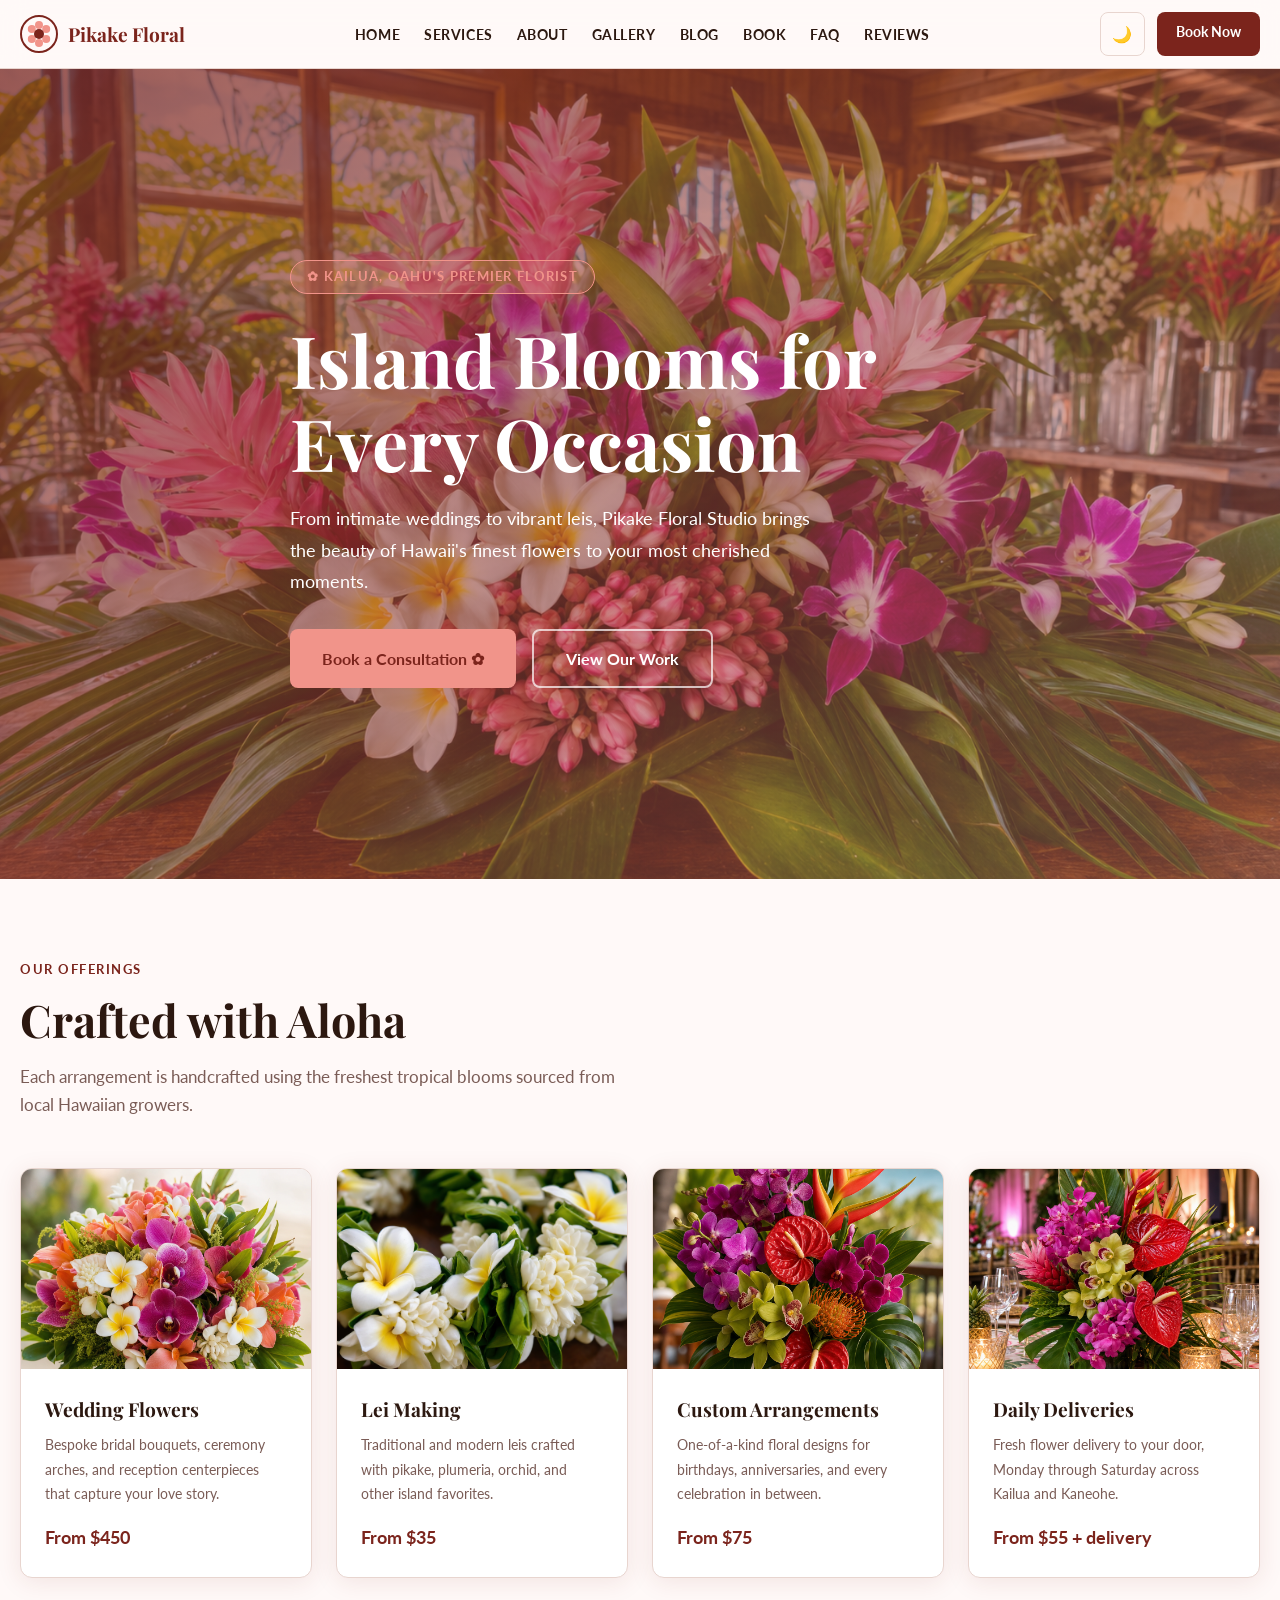
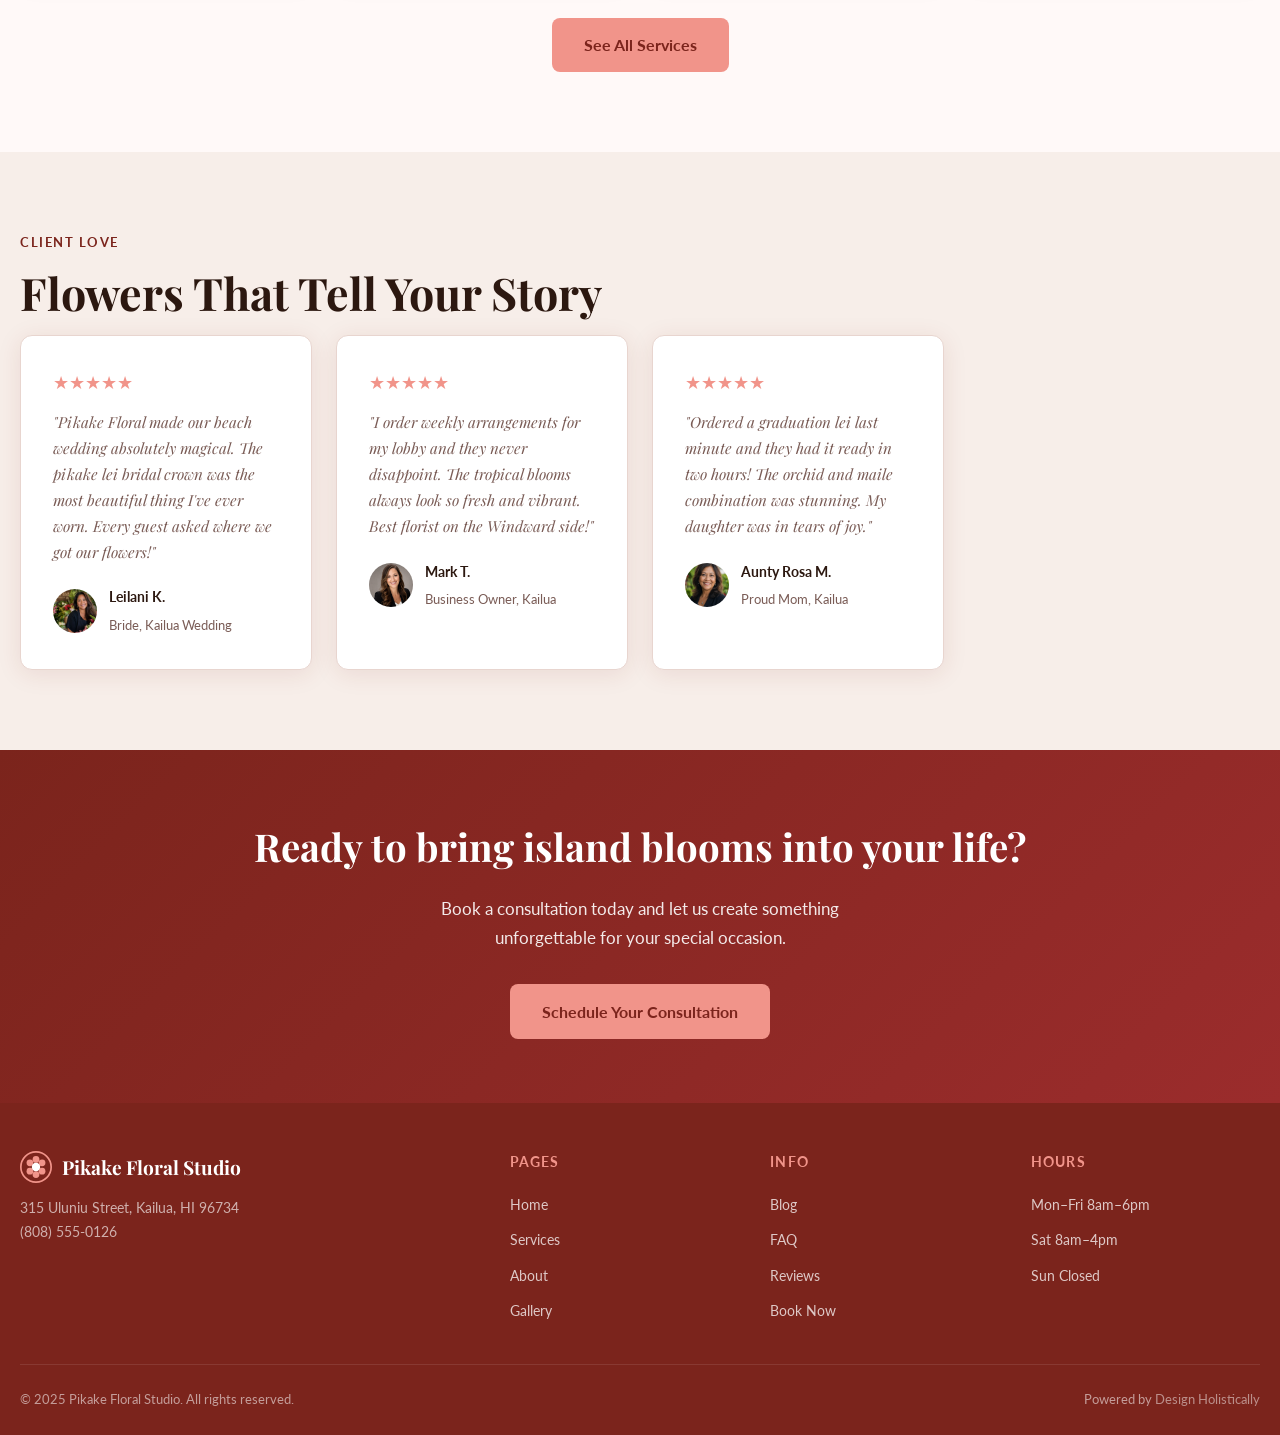
<file: index.html>
<!DOCTYPE html>
<html lang="en" data-theme="light">
<head>
<meta charset="UTF-8"><meta name="viewport" content="width=device-width, initial-scale=1.0">
<title>Pikake Floral Studio — Island Blooms for Every Occasion | Kailua, Oahu</title>
<meta name="description" content="Pikake Floral Studio in Kailua, Oahu creates stunning wedding flowers, custom leis, event florals, and daily arrangements with aloha spirit.">
<meta property="og:title" content="Pikake Floral Studio — Island Blooms for Every Occasion">
<meta property="og:description" content="Custom floral arrangements, wedding flowers, and lei making in Kailua, Oahu.">
<meta property="og:image" content="images/hero.png">
<meta property="og:type" content="website">
<link rel="stylesheet" href="css/style.css">
<script type="application/ld+json">{"@context":"https://schema.org","@type":"LocalBusiness","name":"Pikake Floral Studio","description":"Island blooms for every occasion","telephone":"(808) 555-0126","address":{"@type":"PostalAddress","streetAddress":"315 Uluniu Street","addressLocality":"Kailua","addressRegion":"HI","postalCode":"96734"},"url":"https://pikakefloralstudio.com","image":"images/hero.png","priceRange":"$$"}</script>
  <link rel="icon" type="image/x-icon" href="images/favicon.ico">
  <link rel="icon" type="image/png" sizes="32x32" href="images/favicon-32x32.png">
  <link rel="icon" type="image/png" sizes="16x16" href="images/favicon-16x16.png">
  <link rel="apple-touch-icon" sizes="180x180" href="images/apple-touch-icon.png">
</head>
<body>
<header class="site-header">
  <div class="header-inner">
    <a href="index.html" class="logo-wrap" aria-label="Pikake Floral Studio">
      <svg width="38" height="38" viewBox="0 0 38 38" fill="none" aria-hidden="true">
        <circle cx="19" cy="19" r="18" stroke="#7B241C" stroke-width="2"/>
        <circle cx="19" cy="10" r="4" fill="#F1948A"/>
        <circle cx="26.2" cy="14" r="4" fill="#F1948A"/>
        <circle cx="26.2" cy="24" r="4" fill="#F1948A"/>
        <circle cx="19" cy="28" r="4" fill="#F1948A"/>
        <circle cx="11.8" cy="24" r="4" fill="#F1948A"/>
        <circle cx="11.8" cy="14" r="4" fill="#F1948A"/>
        <circle cx="19" cy="19" r="5" fill="#7B241C"/>
      </svg>
      <span>Pikake Floral</span>
    </a>
    <nav>
      <ul class="nav-links" id="nav-links">
        <li><a href="index.html">Home</a></li>
        <li><a href="services.html">Services</a></li>
        <li><a href="about.html">About</a></li>
        <li><a href="gallery.html">Gallery</a></li>
        <li><a href="blog.html">Blog</a></li>
        <li><a href="booking.html">Book</a></li>
        <li><a href="faq.html">FAQ</a></li>
        <li><a href="reviews.html">Reviews</a></li>
      </ul>
    </nav>
    <div class="header-actions">
      <button id="theme-toggle" class="btn-theme" aria-label="Toggle dark mode">🌙</button>
      <a href="booking.html" class="btn-book">Book Now</a>
      <button class="hamburger" id="hamburger" aria-label="Menu" aria-expanded="false">
        <span></span><span></span><span></span>
      </button>
    </div>
  </div>
</header>

<main>
  <!-- HERO -->
  <section class="hero">
    <div class="hero-bg"><img src="images/hero.png" alt="Beautiful tropical floral arrangement"></div>
    <div class="hero-overlay"></div>
    <div class="hero-content">
      <div class="hero-badge">✿ Kailua, Oahu's Premier Florist</div>
      <h1>Island Blooms for Every Occasion</h1>
      <p>From intimate weddings to vibrant leis, Pikake Floral Studio brings the beauty of Hawaii's finest flowers to your most cherished moments.</p>
      <div class="hero-cta">
        <a href="booking.html" class="btn-primary">Book a Consultation ✿</a>
        <a href="gallery.html" class="btn-secondary">View Our Work</a>
      </div>
    </div>
  </section>

  <!-- SERVICES OVERVIEW -->
  <section class="section">
    <div class="section-inner">
      <div class="section-label reveal">Our Offerings</div>
      <h2 class="section-title reveal">Crafted with Aloha</h2>
      <p class="section-sub reveal">Each arrangement is handcrafted using the freshest tropical blooms sourced from local Hawaiian growers.</p>
      <div class="services-grid">
        <div class="service-card reveal">
          <img src="images/service-wedding.png" alt="Wedding Flowers">
          <div class="service-card-body">
            <h3>Wedding Flowers</h3>
            <p>Bespoke bridal bouquets, ceremony arches, and reception centerpieces that capture your love story.</p>
            <div class="service-price">From $450</div>
          </div>
        </div>
        <div class="service-card reveal">
          <img src="images/service-lei.png" alt="Lei Making">
          <div class="service-card-body">
            <h3>Lei Making</h3>
            <p>Traditional and modern leis crafted with pikake, plumeria, orchid, and other island favorites.</p>
            <div class="service-price">From $35</div>
          </div>
        </div>
        <div class="service-card reveal">
          <img src="images/service-arrangements.png" alt="Custom Arrangements">
          <div class="service-card-body">
            <h3>Custom Arrangements</h3>
            <p>One-of-a-kind floral designs for birthdays, anniversaries, and every celebration in between.</p>
            <div class="service-price">From $75</div>
          </div>
        </div>
        <div class="service-card reveal">
          <img src="images/service-events.png" alt="Daily Deliveries">
          <div class="service-card-body">
            <h3>Daily Deliveries</h3>
            <p>Fresh flower delivery to your door, Monday through Saturday across Kailua and Kaneohe.</p>
            <div class="service-price">From $55 + delivery</div>
          </div>
        </div>
      </div>
      <div style="text-align:center;margin-top:2.5rem;"><a href="services.html" class="btn-primary" style="display:inline-flex;">See All Services</a></div>
    </div>
  </section>

  <!-- TESTIMONIALS -->
  <section class="section section-alt">
    <div class="section-inner">
      <div class="section-label reveal">Client Love</div>
      <h2 class="section-title reveal">Flowers That Tell Your Story</h2>
      <div class="testimonials-grid">
        <div class="testimonial-card reveal">
          <div class="stars">★★★★★</div>
          <p class="testimonial-text">"Pikake Floral made our beach wedding absolutely magical. The pikake lei bridal crown was the most beautiful thing I've ever worn. Every guest asked where we got our flowers!"</p>
          <div class="testimonial-author">
            <img src="images/avatar-1.png" alt="Leilani K.">
            <div><strong>Leilani K.</strong><span>Bride, Kailua Wedding</span></div>
          </div>
        </div>
        <div class="testimonial-card reveal">
          <div class="stars">★★★★★</div>
          <p class="testimonial-text">"I order weekly arrangements for my lobby and they never disappoint. The tropical blooms always look so fresh and vibrant. Best florist on the Windward side!"</p>
          <div class="testimonial-author">
            <img src="images/avatar-2.png" alt="Mark T.">
            <div><strong>Mark T.</strong><span>Business Owner, Kailua</span></div>
          </div>
        </div>
        <div class="testimonial-card reveal">
          <div class="stars">★★★★★</div>
          <p class="testimonial-text">"Ordered a graduation lei last minute and they had it ready in two hours! The orchid and maile combination was stunning. My daughter was in tears of joy."</p>
          <div class="testimonial-author">
            <img src="images/avatar-3.png" alt="Aunty Rosa">
            <div><strong>Aunty Rosa M.</strong><span>Proud Mom, Kailua</span></div>
          </div>
        </div>
      </div>
    </div>
  </section>

  <!-- CTA -->
  <div class="cta-banner">
    <h2>Ready to bring island blooms into your life?</h2>
    <p>Book a consultation today and let us create something unforgettable for your special occasion.</p>
    <a href="booking.html" class="btn-primary">Schedule Your Consultation</a>
  </div>
</main>

<footer class="site-footer">
  <div class="footer-inner">
    <div class="footer-brand">
      <div class="logo-wrap" style="color:#fff;">
        <svg width="32" height="32" viewBox="0 0 38 38" fill="none"><circle cx="19" cy="19" r="18" stroke="#F1948A" stroke-width="2"/><circle cx="19" cy="10" r="4" fill="#F1948A"/><circle cx="26.2" cy="14" r="4" fill="#F1948A"/><circle cx="26.2" cy="24" r="4" fill="#F1948A"/><circle cx="19" cy="28" r="4" fill="#F1948A"/><circle cx="11.8" cy="24" r="4" fill="#F1948A"/><circle cx="11.8" cy="14" r="4" fill="#F1948A"/><circle cx="19" cy="19" r="5" fill="#fff"/></svg>
        Pikake Floral Studio
      </div>
      <p>315 Uluniu Street, Kailua, HI 96734<br>(808) 555-0126</p>
    </div>
    <div class="footer-col"><h4>Pages</h4><ul>
      <li><a href="index.html">Home</a></li>
      <li><a href="services.html">Services</a></li>
      <li><a href="about.html">About</a></li>
      <li><a href="gallery.html">Gallery</a></li>
    </ul></div>
    <div class="footer-col"><h4>Info</h4><ul>
      <li><a href="blog.html">Blog</a></li>
      <li><a href="faq.html">FAQ</a></li>
      <li><a href="reviews.html">Reviews</a></li>
      <li><a href="booking.html">Book Now</a></li>
    </ul></div>
    <div class="footer-col"><h4>Hours</h4><ul>
      <li><a href="#">Mon–Fri 8am–6pm</a></li>
      <li><a href="#">Sat 8am–4pm</a></li>
      <li><a href="#">Sun Closed</a></li>
    </ul></div>
  </div>
  <div class="footer-bottom">
    <span>© 2025 Pikake Floral Studio. All rights reserved.</span>
    <span>Powered by <a href="https://designholistically.com" target="_blank" rel="noopener">Design Holistically</a></span>
  </div>
</footer>
<button class="back-to-top" id="back-to-top" aria-label="Back to top">↑</button>
<script src="js/main.js"></script>
</body>
</html>
</file>
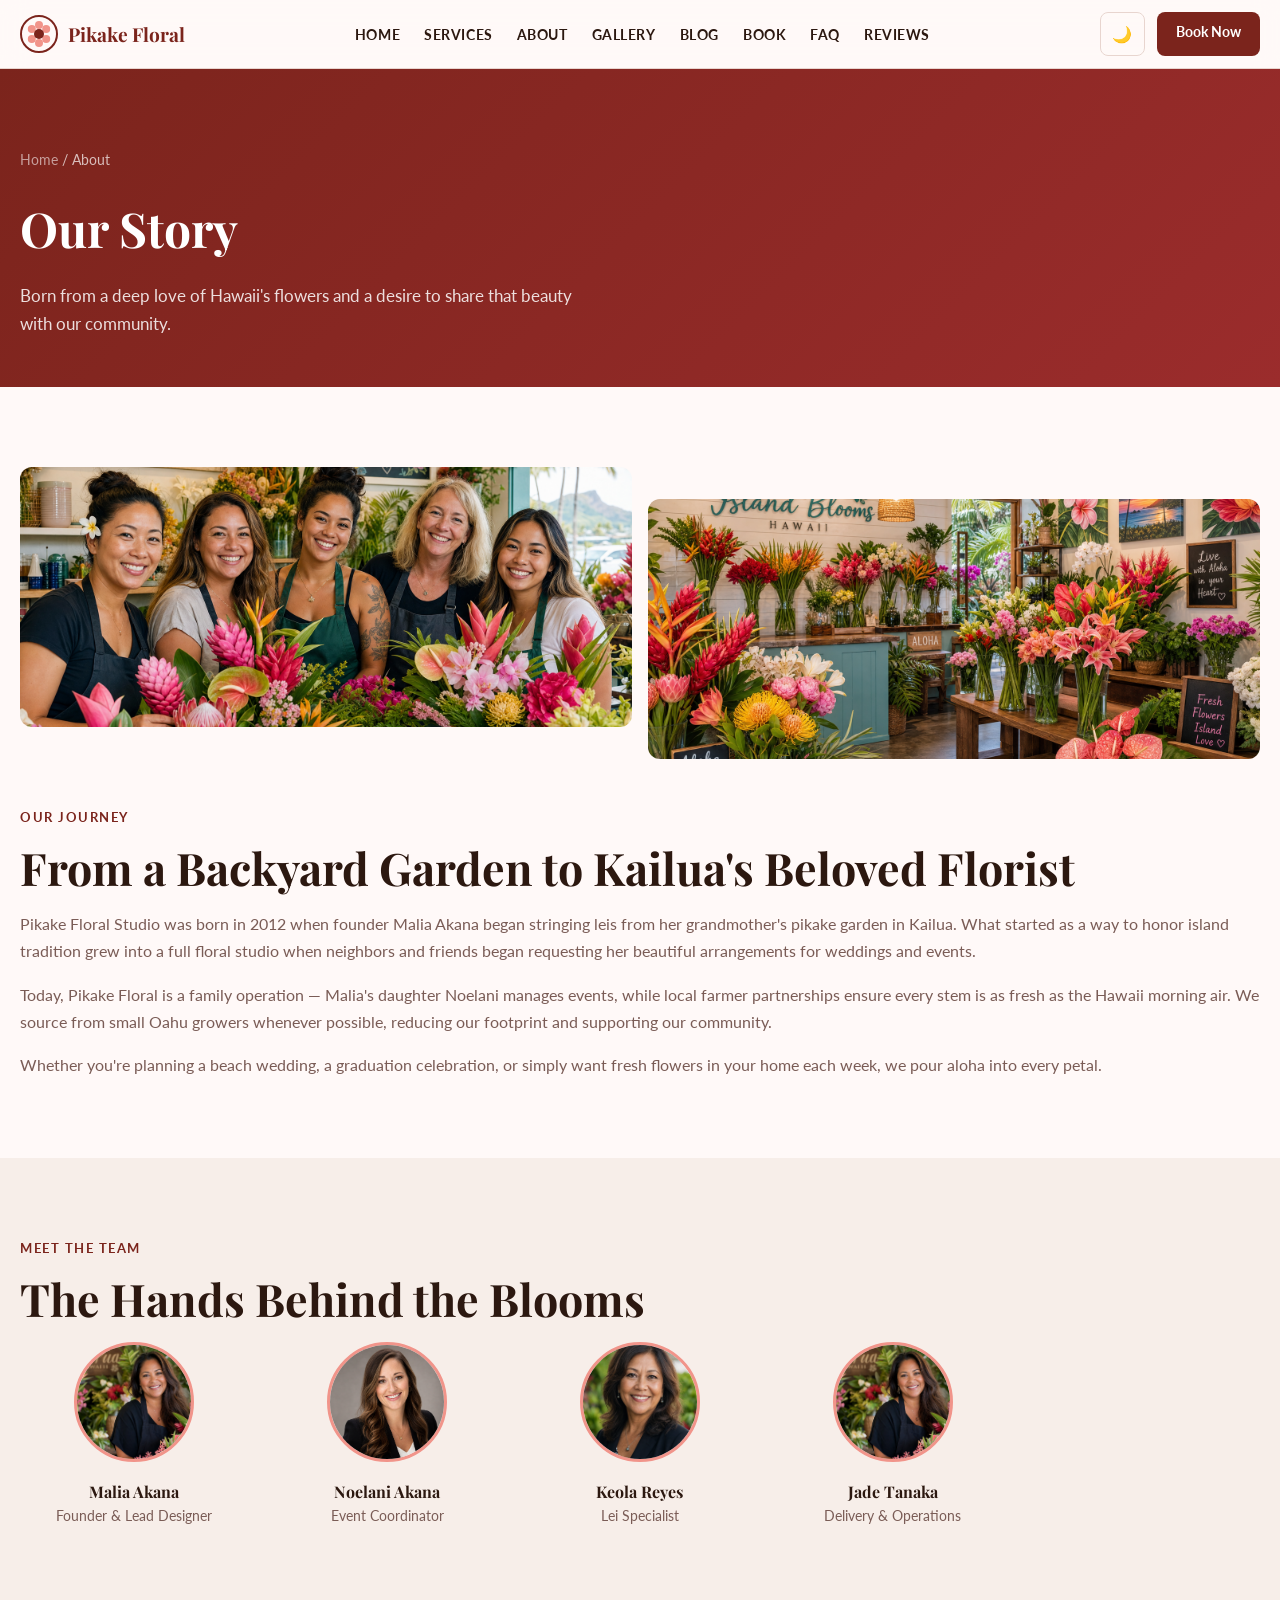
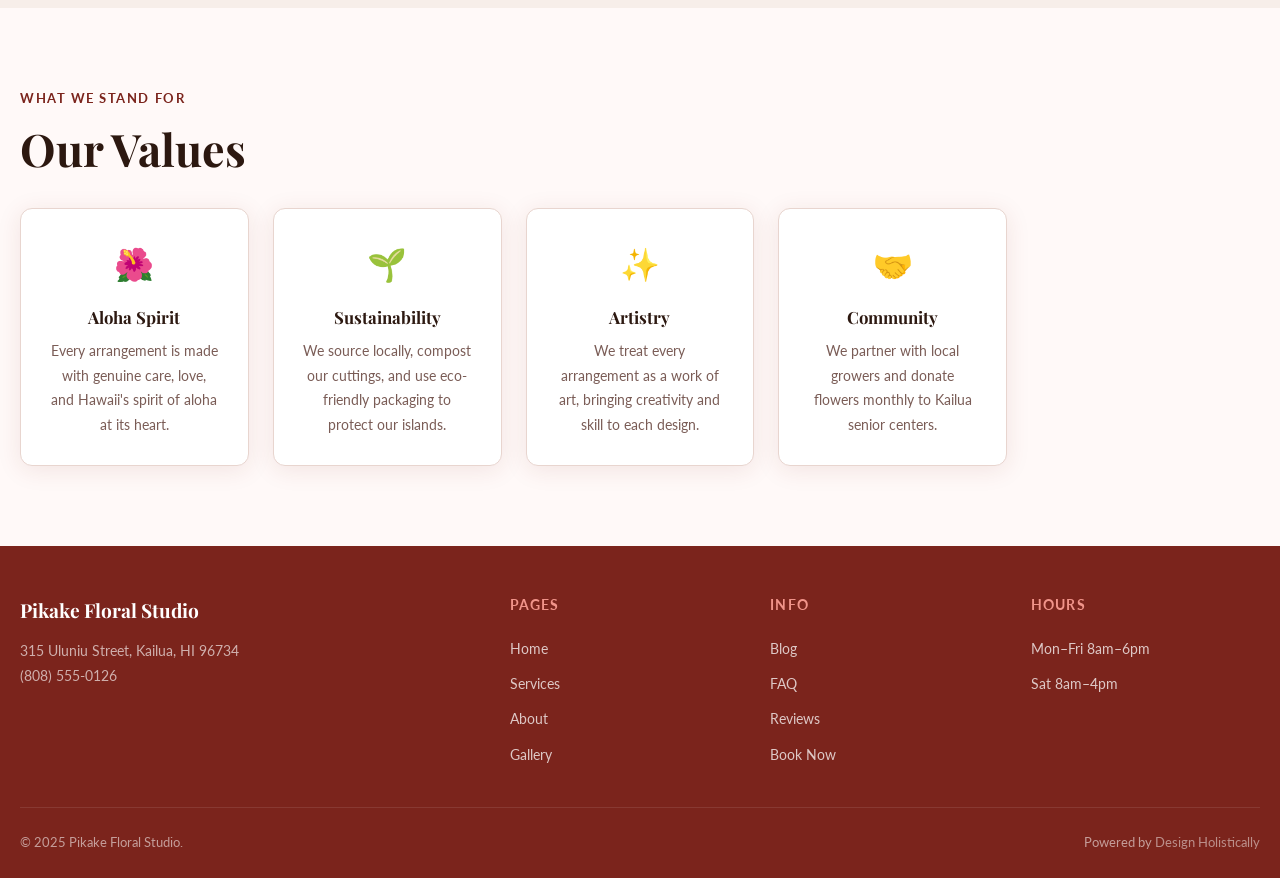
<file: about.html>
<!DOCTYPE html>
<html lang="en" data-theme="light">
<head>
<meta charset="UTF-8"><meta name="viewport" content="width=device-width, initial-scale=1.0">
<title>About — Pikake Floral Studio | Kailua, Oahu</title>
<meta name="description" content="Learn about Pikake Floral Studio's story, team, and values. A family-owned florist in Kailua, Oahu.">
<link rel="stylesheet" href="css/style.css">
  <link rel="icon" type="image/x-icon" href="images/favicon.ico">
  <link rel="icon" type="image/png" sizes="32x32" href="images/favicon-32x32.png">
  <link rel="icon" type="image/png" sizes="16x16" href="images/favicon-16x16.png">
  <link rel="apple-touch-icon" sizes="180x180" href="images/apple-touch-icon.png">
</head>
<body>
<header class="site-header">
  <div class="header-inner">
    <a href="index.html" class="logo-wrap">
      <svg width="38" height="38" viewBox="0 0 38 38" fill="none"><circle cx="19" cy="19" r="18" stroke="#7B241C" stroke-width="2"/><circle cx="19" cy="10" r="4" fill="#F1948A"/><circle cx="26.2" cy="14" r="4" fill="#F1948A"/><circle cx="26.2" cy="24" r="4" fill="#F1948A"/><circle cx="19" cy="28" r="4" fill="#F1948A"/><circle cx="11.8" cy="24" r="4" fill="#F1948A"/><circle cx="11.8" cy="14" r="4" fill="#F1948A"/><circle cx="19" cy="19" r="5" fill="#7B241C"/></svg>
      <span>Pikake Floral</span>
    </a>
    <nav><ul class="nav-links" id="nav-links">
      <li><a href="index.html">Home</a></li><li><a href="services.html">Services</a></li><li><a href="about.html">About</a></li><li><a href="gallery.html">Gallery</a></li><li><a href="blog.html">Blog</a></li><li><a href="booking.html">Book</a></li><li><a href="faq.html">FAQ</a></li><li><a href="reviews.html">Reviews</a></li>
    </ul></nav>
    <div class="header-actions">
      <button id="theme-toggle" class="btn-theme">🌙</button>
      <a href="booking.html" class="btn-book">Book Now</a>
      <button class="hamburger" id="hamburger" aria-label="Menu" aria-expanded="false"><span></span><span></span><span></span></button>
    </div>
  </div>
</header>
<main>
  <div class="page-hero">
    <div class="section-inner">
      <div class="breadcrumb"><a href="index.html">Home</a> / About</div>
      <h1>Our Story</h1>
      <p>Born from a deep love of Hawaii's flowers and a desire to share that beauty with our community.</p>
    </div>
  </div>

  <!-- STORY -->
  <section class="section">
    <div class="section-inner">
      <div style="display:grid;grid-template-columns:1fr;gap:3rem;align-items:center;">
        <div style="display:grid;grid-template-columns:1fr 1fr;gap:1rem;">
          <img src="images/about.png" alt="Studio" style="border-radius:12px;width:100%;height:260px;object-fit:cover;" class="reveal">
          <img src="images/gallery-5.png" alt="Flowers" style="border-radius:12px;width:100%;height:260px;object-fit:cover;margin-top:2rem;" class="reveal">
        </div>
        <div class="reveal">
          <div class="section-label">Our Journey</div>
          <h2 class="section-title">From a Backyard Garden to Kailua's Beloved Florist</h2>
          <p style="color:var(--text-muted);margin-bottom:1rem;">Pikake Floral Studio was born in 2012 when founder Malia Akana began stringing leis from her grandmother's pikake garden in Kailua. What started as a way to honor island tradition grew into a full floral studio when neighbors and friends began requesting her beautiful arrangements for weddings and events.</p>
          <p style="color:var(--text-muted);margin-bottom:1rem;">Today, Pikake Floral is a family operation — Malia's daughter Noelani manages events, while local farmer partnerships ensure every stem is as fresh as the Hawaii morning air. We source from small Oahu growers whenever possible, reducing our footprint and supporting our community.</p>
          <p style="color:var(--text-muted);">Whether you're planning a beach wedding, a graduation celebration, or simply want fresh flowers in your home each week, we pour aloha into every petal.</p>
        </div>
      </div>
    </div>
  </section>

  <!-- TEAM -->
  <section class="section section-alt">
    <div class="section-inner">
      <div class="section-label reveal">Meet the Team</div>
      <h2 class="section-title reveal">The Hands Behind the Blooms</h2>
      <div class="team-grid">
        <div class="team-card reveal">
          <img src="images/avatar-1.png" alt="Malia Akana">
          <h3>Malia Akana</h3>
          <p>Founder & Lead Designer</p>
        </div>
        <div class="team-card reveal">
          <img src="images/avatar-2.png" alt="Noelani Akana">
          <h3>Noelani Akana</h3>
          <p>Event Coordinator</p>
        </div>
        <div class="team-card reveal">
          <img src="images/avatar-3.png" alt="Keola Reyes">
          <h3>Keola Reyes</h3>
          <p>Lei Specialist</p>
        </div>
        <div class="team-card reveal">
          <img src="images/avatar-1.png" alt="Jade Tanaka">
          <h3>Jade Tanaka</h3>
          <p>Delivery & Operations</p>
        </div>
      </div>
    </div>
  </section>

  <!-- VALUES -->
  <section class="section">
    <div class="section-inner">
      <div class="section-label reveal">What We Stand For</div>
      <h2 class="section-title reveal">Our Values</h2>
      <div class="values-grid">
        <div class="value-card reveal"><div class="value-icon">🌺</div><h3>Aloha Spirit</h3><p>Every arrangement is made with genuine care, love, and Hawaii's spirit of aloha at its heart.</p></div>
        <div class="value-card reveal"><div class="value-icon">🌱</div><h3>Sustainability</h3><p>We source locally, compost our cuttings, and use eco-friendly packaging to protect our islands.</p></div>
        <div class="value-card reveal"><div class="value-icon">✨</div><h3>Artistry</h3><p>We treat every arrangement as a work of art, bringing creativity and skill to each design.</p></div>
        <div class="value-card reveal"><div class="value-icon">🤝</div><h3>Community</h3><p>We partner with local growers and donate flowers monthly to Kailua senior centers.</p></div>
      </div>
    </div>
  </section>
</main>
<footer class="site-footer">
  <div class="footer-inner">
    <div class="footer-brand"><div class="logo-wrap" style="color:#fff;">Pikake Floral Studio</div><p>315 Uluniu Street, Kailua, HI 96734<br>(808) 555-0126</p></div>
    <div class="footer-col"><h4>Pages</h4><ul><li><a href="index.html">Home</a></li><li><a href="services.html">Services</a></li><li><a href="about.html">About</a></li><li><a href="gallery.html">Gallery</a></li></ul></div>
    <div class="footer-col"><h4>Info</h4><ul><li><a href="blog.html">Blog</a></li><li><a href="faq.html">FAQ</a></li><li><a href="reviews.html">Reviews</a></li><li><a href="booking.html">Book Now</a></li></ul></div>
    <div class="footer-col"><h4>Hours</h4><ul><li><a href="#">Mon–Fri 8am–6pm</a></li><li><a href="#">Sat 8am–4pm</a></li></ul></div>
  </div>
  <div class="footer-bottom"><span>© 2025 Pikake Floral Studio.</span><span>Powered by <a href="https://designholistically.com" target="_blank" rel="noopener">Design Holistically</a></span></div>
</footer>
<button class="back-to-top" id="back-to-top" aria-label="Back to top">↑</button>
<script src="js/main.js"></script>
</body>
</html>
</file>
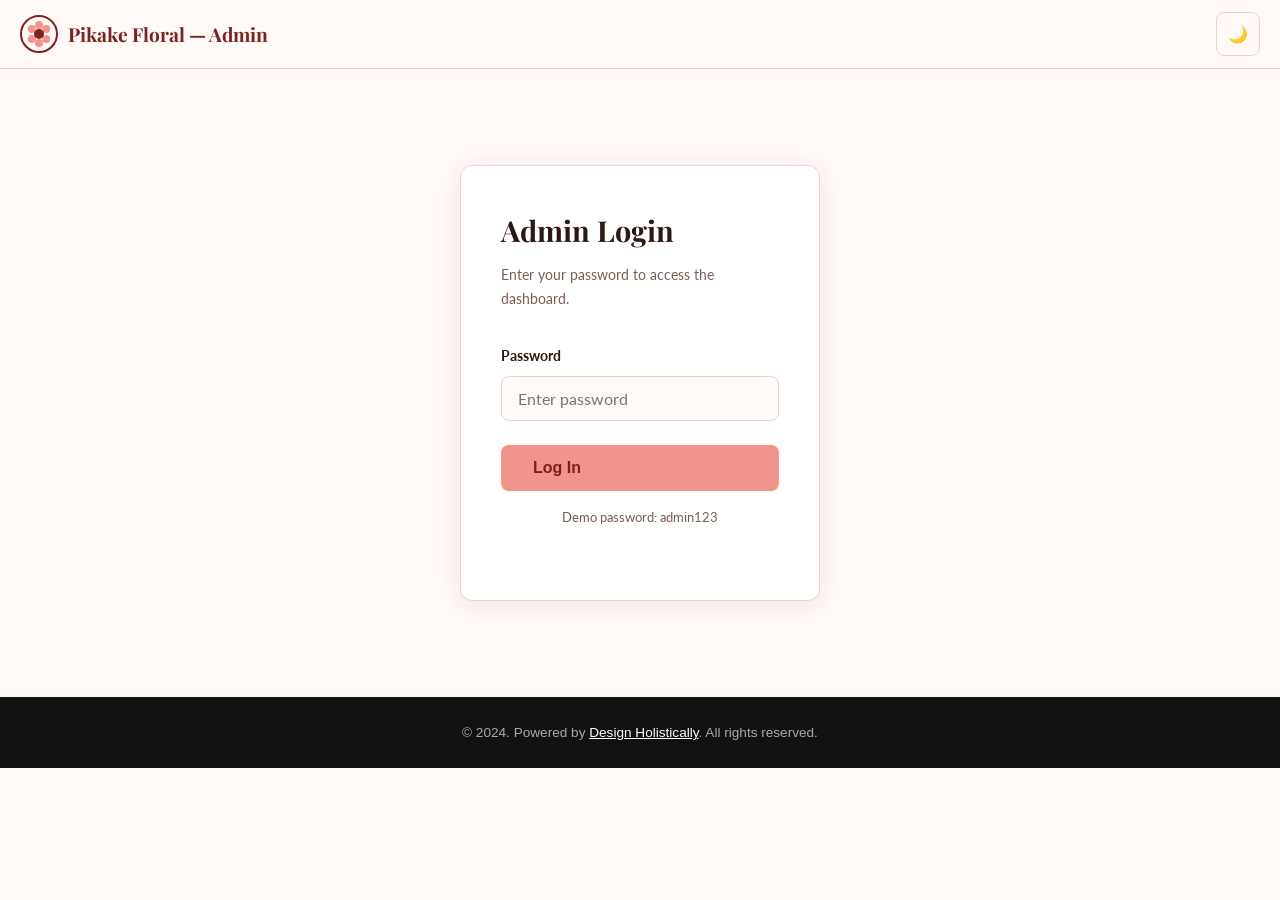
<file: admin.html>
<!DOCTYPE html>
<html lang="en" data-theme="light">
<head>
<meta charset="UTF-8"><meta name="viewport" content="width=device-width, initial-scale=1.0">
<title>Admin Dashboard — Pikake Floral Studio</title>
<meta name="robots" content="noindex">
<link rel="stylesheet" href="css/style.css">
  <link rel="icon" type="image/x-icon" href="images/favicon.ico">
  <link rel="icon" type="image/png" sizes="32x32" href="images/favicon-32x32.png">
  <link rel="icon" type="image/png" sizes="16x16" href="images/favicon-16x16.png">
  <link rel="apple-touch-icon" sizes="180x180" href="images/apple-touch-icon.png">
</head>
<body>
<header class="site-header">
  <div class="header-inner">
    <a href="index.html" class="logo-wrap">
      <svg width="38" height="38" viewBox="0 0 38 38" fill="none"><circle cx="19" cy="19" r="18" stroke="#7B241C" stroke-width="2"/><circle cx="19" cy="10" r="4" fill="#F1948A"/><circle cx="26.2" cy="14" r="4" fill="#F1948A"/><circle cx="26.2" cy="24" r="4" fill="#F1948A"/><circle cx="19" cy="28" r="4" fill="#F1948A"/><circle cx="11.8" cy="24" r="4" fill="#F1948A"/><circle cx="11.8" cy="14" r="4" fill="#F1948A"/><circle cx="19" cy="19" r="5" fill="#7B241C"/></svg>
      <span>Pikake Floral — Admin</span>
    </a>
    <div class="header-actions">
      <button id="theme-toggle" class="btn-theme">🌙</button>
    </div>
  </div>
</header>
<main>
  <!-- LOGIN -->
  <div id="login-section">
    <div class="admin-login">
      <div class="admin-card">
        <h1>Admin Login</h1>
        <p>Enter your password to access the dashboard.</p>
        <form id="admin-login-form">
          <div class="form-group">
            <label for="admin-pw">Password</label>
            <input type="password" id="admin-pw" placeholder="Enter password" autocomplete="current-password">
          </div>
          <p id="login-error" style="color:#DC2626;font-size:0.85rem;margin-bottom:0.75rem;"></p>
          <button type="submit" class="btn-primary" style="width:100%;">Log In</button>
        </form>
        <p style="font-size:0.8rem;color:var(--text-muted);margin-top:1rem;text-align:center;">Demo password: admin123</p>
      </div>
    </div>
  </div>

  <!-- DASHBOARD -->
  <div id="admin-dash" class="admin-dash">
    <div style="display:flex;justify-content:space-between;align-items:center;margin-bottom:2rem;flex-wrap:wrap;gap:1rem;">
      <div>
        <h1 style="font-family:var(--font-heading);font-size:1.8rem;color:var(--text);">Dashboard</h1>
        <p style="color:var(--text-muted);">Welcome back, Malia. Here's what's happening at Pikake Floral.</p>
      </div>
      <a href="index.html" style="font-size:0.9rem;color:var(--primary);font-weight:700;">← View Site</a>
    </div>

    <!-- STATS -->
    <div class="stats-grid">
      <div class="stat-card"><div class="stat-num">24</div><div class="stat-label">Bookings This Month</div></div>
      <div class="stat-card"><div class="stat-num">7</div><div class="stat-label">Pending Consultations</div></div>
      <div class="stat-card"><div class="stat-num">$8,420</div><div class="stat-label">Revenue This Month</div></div>
      <div class="stat-card"><div class="stat-num">4.9★</div><div class="stat-label">Average Review</div></div>
    </div>

    <!-- BOOKINGS -->
    <div class="admin-table-wrap">
      <h2>Recent Bookings</h2>
      <table>
        <thead><tr><th>Name</th><th>Service</th><th>Date</th><th>Amount</th><th>Status</th></tr></thead>
        <tbody>
          <tr><td>Leilani Kahale</td><td>Wedding Package</td><td>Jul 12, 2025</td><td>$1,200</td><td><span class="badge badge-green">Confirmed</span></td></tr>
          <tr><td>Keiko Yamamoto</td><td>Lei Order (10)</td><td>Jul 5, 2025</td><td>$350</td><td><span class="badge badge-green">Confirmed</span></td></tr>
          <tr><td>Mark Torres</td><td>Custom Arrangement</td><td>Jul 8, 2025</td><td>$95</td><td><span class="badge badge-yellow">Pending</span></td></tr>
          <tr><td>Auntie Rosa Mele</td><td>Weekly Delivery</td><td>Jul 1, 2025</td><td>$55</td><td><span class="badge badge-green">Active</span></td></tr>
          <tr><td>David Nakamura</td><td>Event Florals</td><td>Jul 20, 2025</td><td>$650</td><td><span class="badge badge-yellow">Quote Sent</span></td></tr>
          <tr><td>Kai Reeves</td><td>Bridal Bouquet</td><td>Aug 3, 2025</td><td>$175</td><td><span class="badge badge-yellow">Pending</span></td></tr>
          <tr><td>Susan Park</td><td>Baby Shower Florals</td><td>Jul 15, 2025</td><td>$280</td><td><span class="badge badge-green">Confirmed</span></td></tr>
        </tbody>
      </table>
    </div>

    <!-- MESSAGES -->
    <div class="admin-table-wrap">
      <h2>Recent Messages</h2>
      <table>
        <thead><tr><th>From</th><th>Subject</th><th>Date</th><th>Status</th></tr></thead>
        <tbody>
          <tr><td>newbride@email.com</td><td>Wedding bouquet inquiry — September</td><td>Jun 28, 2025</td><td><span class="badge badge-red">Unread</span></td></tr>
          <tr><td>events@kailua.com</td><td>Corporate event florals needed</td><td>Jun 27, 2025</td><td><span class="badge badge-red">Unread</span></td></tr>
          <tr><td>jessica.k@gmail.com</td><td>Lei order for graduation</td><td>Jun 26, 2025</td><td><span class="badge badge-green">Replied</span></td></tr>
          <tr><td>taro.fields@farm.com</td><td>Anthurium delivery next week</td><td>Jun 25, 2025</td><td><span class="badge badge-green">Read</span></td></tr>
        </tbody>
      </table>
    </div>
  </div>
</main>
<script src="js/main.js"></script>

  <!-- Powered by Design Holistically -->
  <footer style="background:#111;color:#aaa;text-align:center;padding:1.5rem;font-size:0.85rem;font-family:sans-serif;">
    <p>&copy; 2024. Powered by <a href="https://designholistically.com" target="_blank" rel="noopener" style="color:#fff;text-decoration:underline;">Design Holistically</a>. All rights reserved.</p>
  </footer>

</body>
</html>
</file>
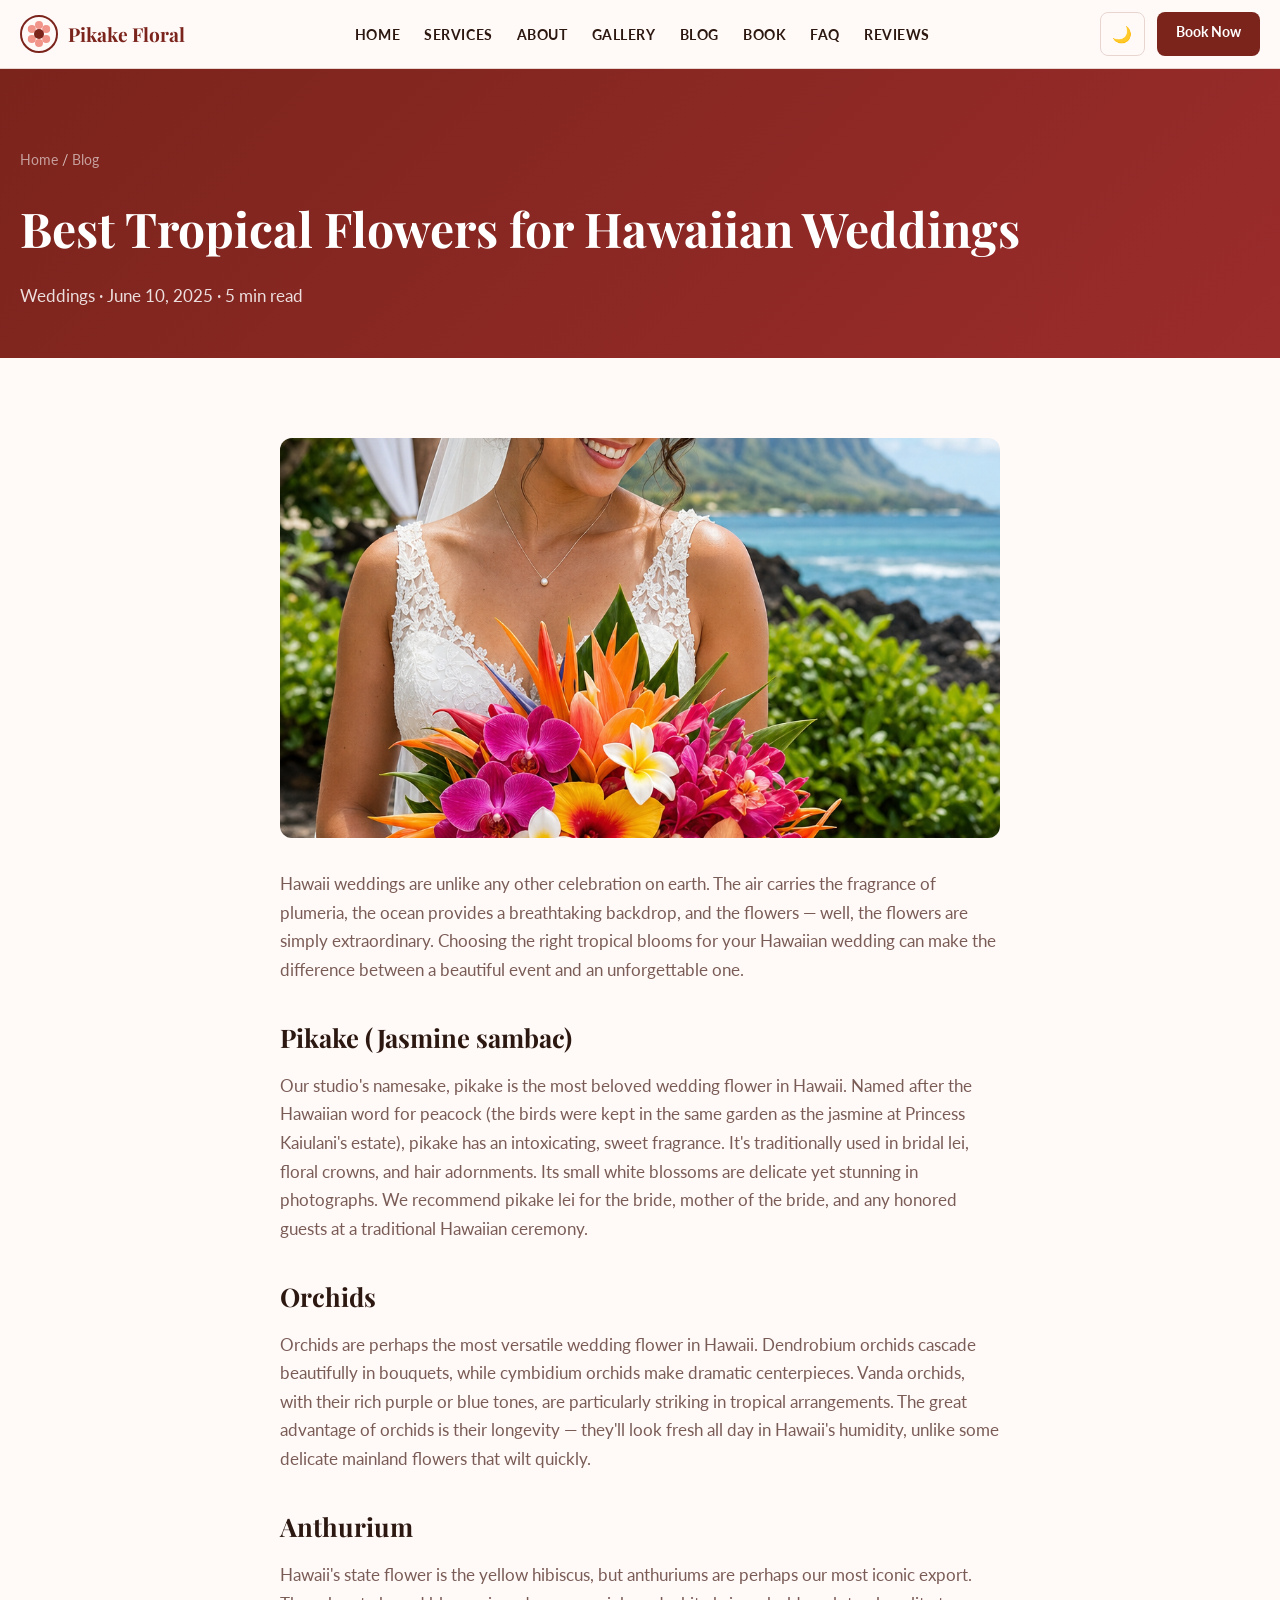
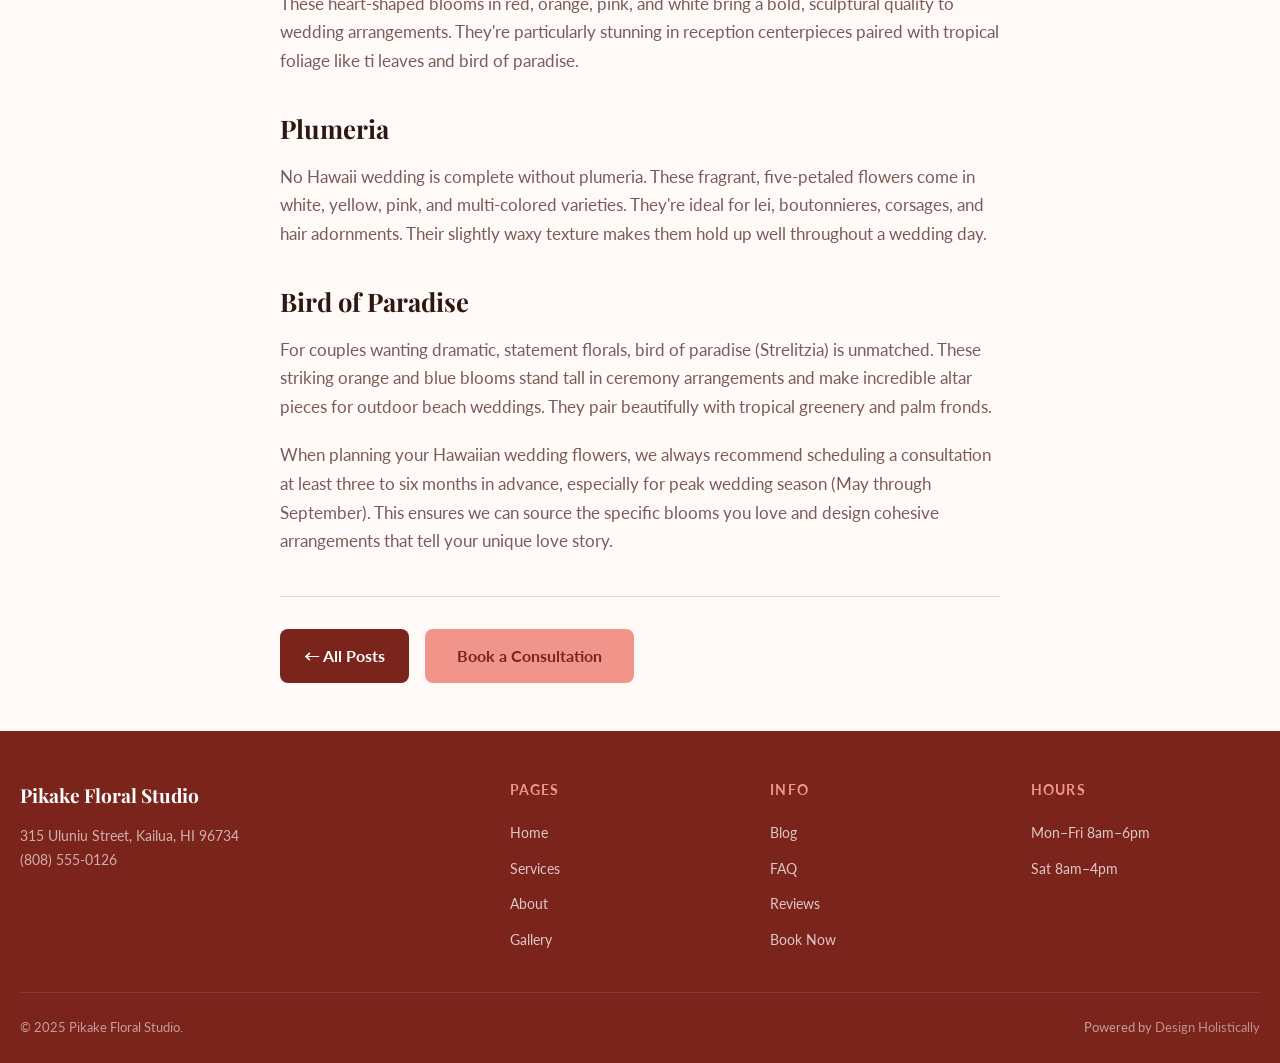
<file: blog-post-1.html>
<!DOCTYPE html>
<html lang="en" data-theme="light">
<head>
<meta charset="UTF-8"><meta name="viewport" content="width=device-width, initial-scale=1.0">
<title>Best Tropical Flowers for Hawaiian Weddings — Pikake Floral Studio</title>
<meta name="description" content="Best Tropical Flowers for Hawaiian Weddings — tips and insights from Pikake Floral Studio in Kailua, Oahu.">
<link rel="stylesheet" href="css/style.css">
  <link rel="icon" type="image/x-icon" href="images/favicon.ico">
  <link rel="icon" type="image/png" sizes="32x32" href="images/favicon-32x32.png">
  <link rel="icon" type="image/png" sizes="16x16" href="images/favicon-16x16.png">
  <link rel="apple-touch-icon" sizes="180x180" href="images/apple-touch-icon.png">
</head>
<body>
<header class="site-header">
  <div class="header-inner">
    <a href="index.html" class="logo-wrap">
      <svg width="38" height="38" viewBox="0 0 38 38" fill="none"><circle cx="19" cy="19" r="18" stroke="#7B241C" stroke-width="2"/><circle cx="19" cy="10" r="4" fill="#F1948A"/><circle cx="26.2" cy="14" r="4" fill="#F1948A"/><circle cx="26.2" cy="24" r="4" fill="#F1948A"/><circle cx="19" cy="28" r="4" fill="#F1948A"/><circle cx="11.8" cy="24" r="4" fill="#F1948A"/><circle cx="11.8" cy="14" r="4" fill="#F1948A"/><circle cx="19" cy="19" r="5" fill="#7B241C"/></svg>
      <span>Pikake Floral</span>
    </a>
    <nav><ul class="nav-links" id="nav-links">
      <li><a href="index.html">Home</a></li><li><a href="services.html">Services</a></li><li><a href="about.html">About</a></li><li><a href="gallery.html">Gallery</a></li><li><a href="blog.html">Blog</a></li><li><a href="booking.html">Book</a></li><li><a href="faq.html">FAQ</a></li><li><a href="reviews.html">Reviews</a></li>
    </ul></nav>
    <div class="header-actions">
      <button id="theme-toggle" class="btn-theme">🌙</button>
      <a href="booking.html" class="btn-book">Book Now</a>
      <button class="hamburger" id="hamburger" aria-label="Menu" aria-expanded="false"><span></span><span></span><span></span></button>
    </div>
  </div>
</header>
<main>
  <div class="page-hero">
    <div class="section-inner">
      <div class="breadcrumb"><a href="index.html">Home</a> / <a href="blog.html">Blog</a></div>
      <h1>Best Tropical Flowers for Hawaiian Weddings</h1>
      <p class="meta">Weddings · June 10, 2025 · 5 min read</p>
    </div>
  </div>
  <article class="blog-post">
    <img src="images/blog-1.png" alt="Best Tropical Flowers for Hawaiian Weddings">
    
    <p>Hawaii weddings are unlike any other celebration on earth. The air carries the fragrance of plumeria, the ocean provides a breathtaking backdrop, and the flowers — well, the flowers are simply extraordinary. Choosing the right tropical blooms for your Hawaiian wedding can make the difference between a beautiful event and an unforgettable one.</p>
    <h2>Pikake (Jasmine sambac)</h2>
    <p>Our studio's namesake, pikake is the most beloved wedding flower in Hawaii. Named after the Hawaiian word for peacock (the birds were kept in the same garden as the jasmine at Princess Kaiulani's estate), pikake has an intoxicating, sweet fragrance. It's traditionally used in bridal lei, floral crowns, and hair adornments. Its small white blossoms are delicate yet stunning in photographs. We recommend pikake lei for the bride, mother of the bride, and any honored guests at a traditional Hawaiian ceremony.</p>
    <h2>Orchids</h2>
    <p>Orchids are perhaps the most versatile wedding flower in Hawaii. Dendrobium orchids cascade beautifully in bouquets, while cymbidium orchids make dramatic centerpieces. Vanda orchids, with their rich purple or blue tones, are particularly striking in tropical arrangements. The great advantage of orchids is their longevity — they'll look fresh all day in Hawaii's humidity, unlike some delicate mainland flowers that wilt quickly.</p>
    <h2>Anthurium</h2>
    <p>Hawaii's state flower is the yellow hibiscus, but anthuriums are perhaps our most iconic export. These heart-shaped blooms in red, orange, pink, and white bring a bold, sculptural quality to wedding arrangements. They're particularly stunning in reception centerpieces paired with tropical foliage like ti leaves and bird of paradise.</p>
    <h2>Plumeria</h2>
    <p>No Hawaii wedding is complete without plumeria. These fragrant, five-petaled flowers come in white, yellow, pink, and multi-colored varieties. They're ideal for lei, boutonnieres, corsages, and hair adornments. Their slightly waxy texture makes them hold up well throughout a wedding day.</p>
    <h2>Bird of Paradise</h2>
    <p>For couples wanting dramatic, statement florals, bird of paradise (Strelitzia) is unmatched. These striking orange and blue blooms stand tall in ceremony arrangements and make incredible altar pieces for outdoor beach weddings. They pair beautifully with tropical greenery and palm fronds.</p>
    <p>When planning your Hawaiian wedding flowers, we always recommend scheduling a consultation at least three to six months in advance, especially for peak wedding season (May through September). This ensures we can source the specific blooms you love and design cohesive arrangements that tell your unique love story.</p>
    
    <div style="margin-top:2.5rem;padding-top:2rem;border-top:1px solid var(--border);display:flex;gap:1rem;flex-wrap:wrap;">
      <a href="blog.html" class="btn-primary" style="background:var(--primary);color:#fff;padding:0.7rem 1.5rem;border-radius:8px;font-weight:700;">← All Posts</a>
      <a href="booking.html" class="btn-primary">Book a Consultation</a>
    </div>
  </article>
</main>
<footer class="site-footer">
  <div class="footer-inner">
    <div class="footer-brand"><div class="logo-wrap" style="color:#fff;">Pikake Floral Studio</div><p>315 Uluniu Street, Kailua, HI 96734<br>(808) 555-0126</p></div>
    <div class="footer-col"><h4>Pages</h4><ul><li><a href="index.html">Home</a></li><li><a href="services.html">Services</a></li><li><a href="about.html">About</a></li><li><a href="gallery.html">Gallery</a></li></ul></div>
    <div class="footer-col"><h4>Info</h4><ul><li><a href="blog.html">Blog</a></li><li><a href="faq.html">FAQ</a></li><li><a href="reviews.html">Reviews</a></li><li><a href="booking.html">Book Now</a></li></ul></div>
    <div class="footer-col"><h4>Hours</h4><ul><li><a href="#">Mon–Fri 8am–6pm</a></li><li><a href="#">Sat 8am–4pm</a></li></ul></div>
  </div>
  <div class="footer-bottom"><span>© 2025 Pikake Floral Studio.</span><span>Powered by <a href="https://designholistically.com" target="_blank" rel="noopener">Design Holistically</a></span></div>
</footer>
<button class="back-to-top" id="back-to-top" aria-label="Back to top">↑</button>
<script src="js/main.js"></script>
</body>
</html>
</file>
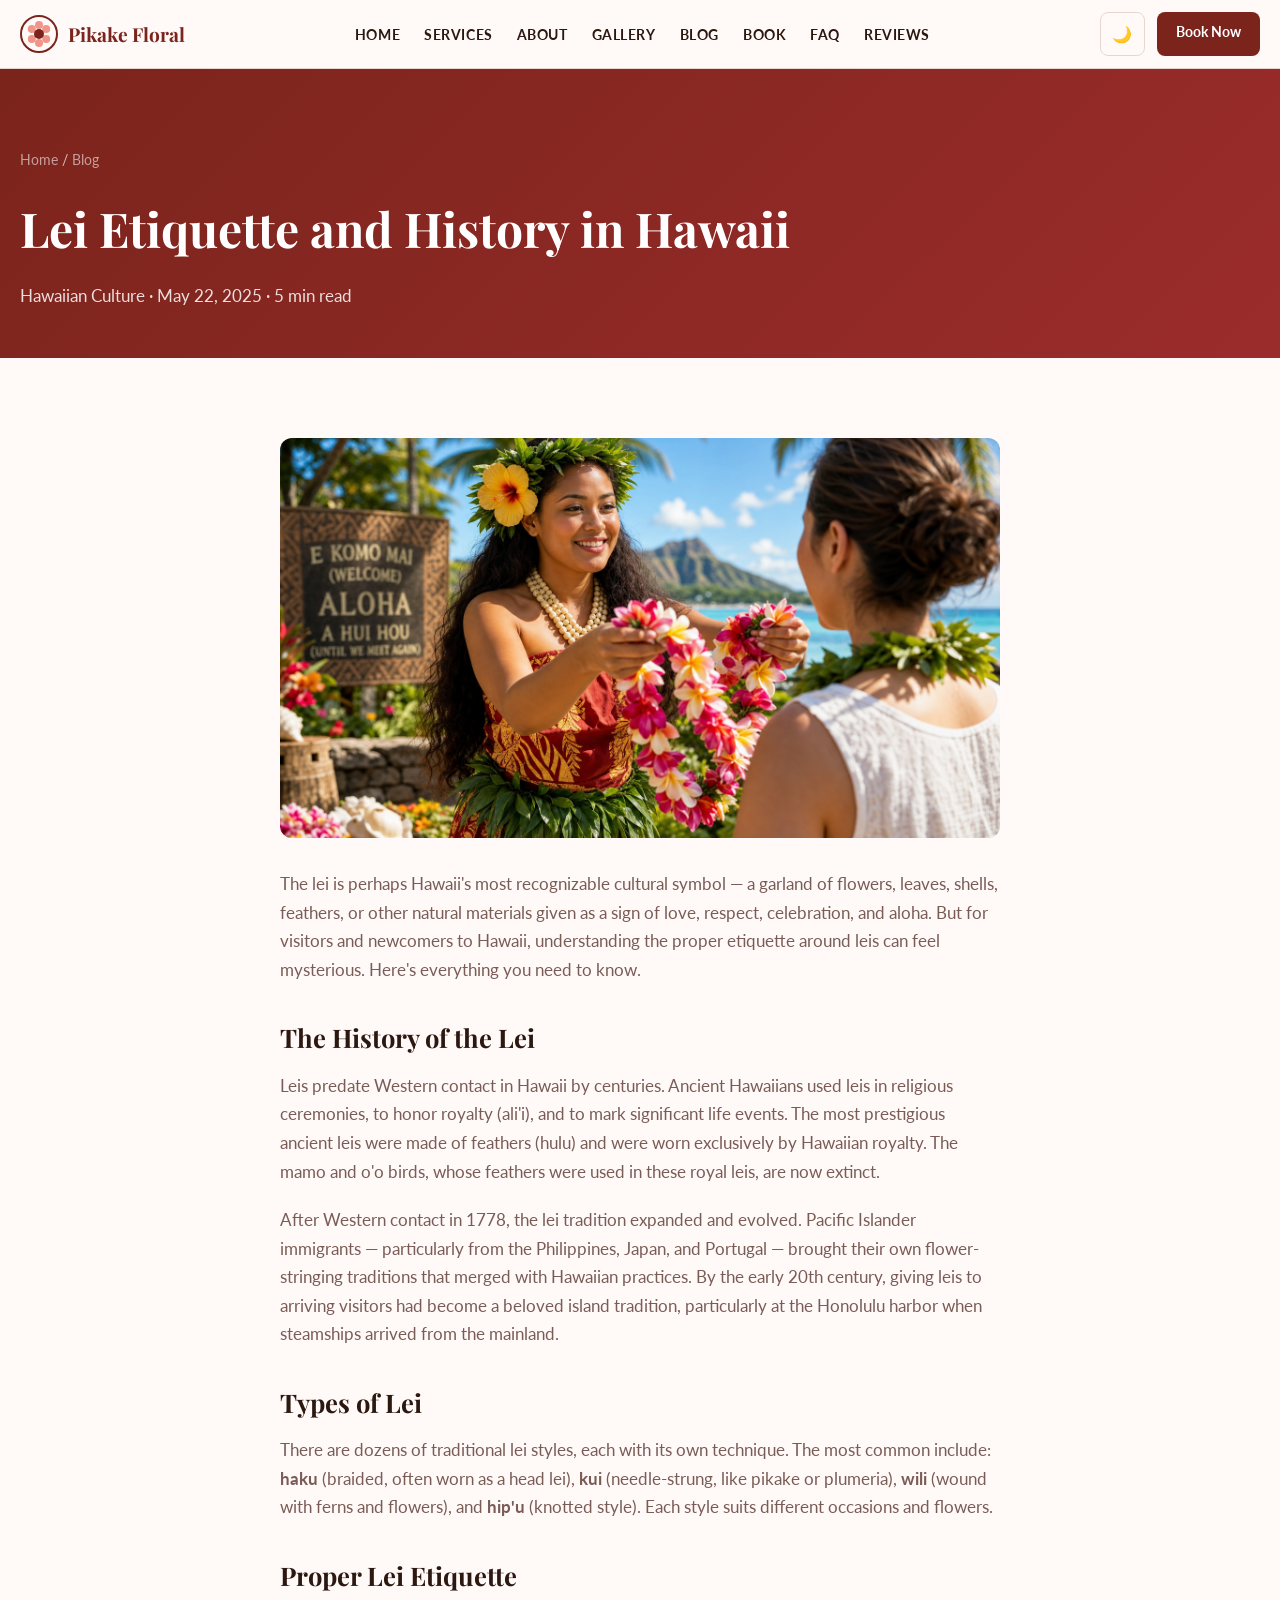
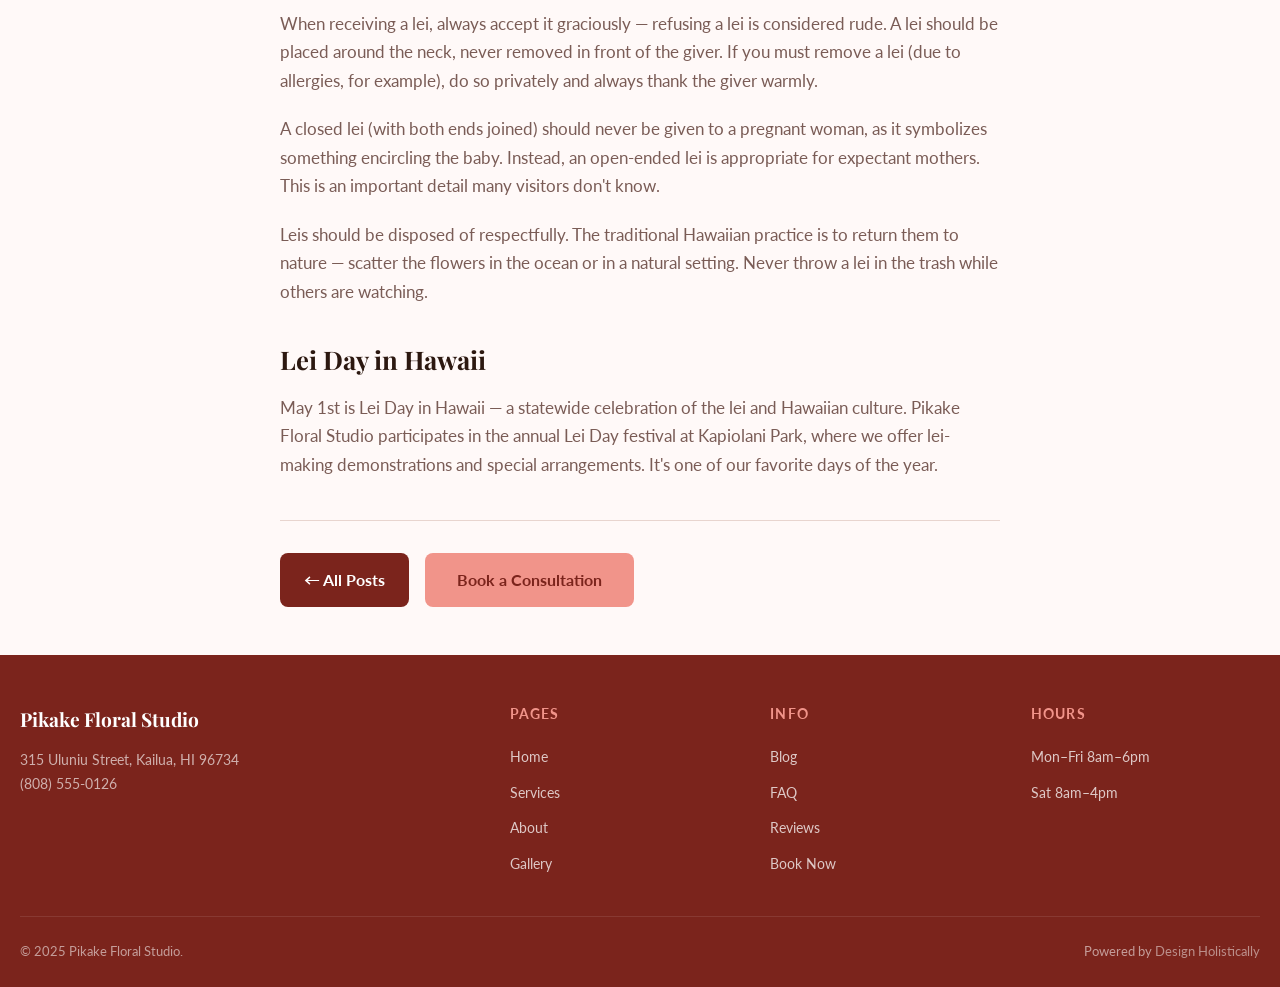
<file: blog-post-2.html>
<!DOCTYPE html>
<html lang="en" data-theme="light">
<head>
<meta charset="UTF-8"><meta name="viewport" content="width=device-width, initial-scale=1.0">
<title>Lei Etiquette and History in Hawaii — Pikake Floral Studio</title>
<meta name="description" content="Lei Etiquette and History in Hawaii — tips and insights from Pikake Floral Studio in Kailua, Oahu.">
<link rel="stylesheet" href="css/style.css">
  <link rel="icon" type="image/x-icon" href="images/favicon.ico">
  <link rel="icon" type="image/png" sizes="32x32" href="images/favicon-32x32.png">
  <link rel="icon" type="image/png" sizes="16x16" href="images/favicon-16x16.png">
  <link rel="apple-touch-icon" sizes="180x180" href="images/apple-touch-icon.png">
</head>
<body>
<header class="site-header">
  <div class="header-inner">
    <a href="index.html" class="logo-wrap">
      <svg width="38" height="38" viewBox="0 0 38 38" fill="none"><circle cx="19" cy="19" r="18" stroke="#7B241C" stroke-width="2"/><circle cx="19" cy="10" r="4" fill="#F1948A"/><circle cx="26.2" cy="14" r="4" fill="#F1948A"/><circle cx="26.2" cy="24" r="4" fill="#F1948A"/><circle cx="19" cy="28" r="4" fill="#F1948A"/><circle cx="11.8" cy="24" r="4" fill="#F1948A"/><circle cx="11.8" cy="14" r="4" fill="#F1948A"/><circle cx="19" cy="19" r="5" fill="#7B241C"/></svg>
      <span>Pikake Floral</span>
    </a>
    <nav><ul class="nav-links" id="nav-links">
      <li><a href="index.html">Home</a></li><li><a href="services.html">Services</a></li><li><a href="about.html">About</a></li><li><a href="gallery.html">Gallery</a></li><li><a href="blog.html">Blog</a></li><li><a href="booking.html">Book</a></li><li><a href="faq.html">FAQ</a></li><li><a href="reviews.html">Reviews</a></li>
    </ul></nav>
    <div class="header-actions">
      <button id="theme-toggle" class="btn-theme">🌙</button>
      <a href="booking.html" class="btn-book">Book Now</a>
      <button class="hamburger" id="hamburger" aria-label="Menu" aria-expanded="false"><span></span><span></span><span></span></button>
    </div>
  </div>
</header>
<main>
  <div class="page-hero">
    <div class="section-inner">
      <div class="breadcrumb"><a href="index.html">Home</a> / <a href="blog.html">Blog</a></div>
      <h1>Lei Etiquette and History in Hawaii</h1>
      <p class="meta">Hawaiian Culture · May 22, 2025 · 5 min read</p>
    </div>
  </div>
  <article class="blog-post">
    <img src="images/blog-2.png" alt="Lei Etiquette and History in Hawaii">
    
    <p>The lei is perhaps Hawaii's most recognizable cultural symbol — a garland of flowers, leaves, shells, feathers, or other natural materials given as a sign of love, respect, celebration, and aloha. But for visitors and newcomers to Hawaii, understanding the proper etiquette around leis can feel mysterious. Here's everything you need to know.</p>
    <h2>The History of the Lei</h2>
    <p>Leis predate Western contact in Hawaii by centuries. Ancient Hawaiians used leis in religious ceremonies, to honor royalty (ali'i), and to mark significant life events. The most prestigious ancient leis were made of feathers (hulu) and were worn exclusively by Hawaiian royalty. The mamo and o'o birds, whose feathers were used in these royal leis, are now extinct.</p>
    <p>After Western contact in 1778, the lei tradition expanded and evolved. Pacific Islander immigrants — particularly from the Philippines, Japan, and Portugal — brought their own flower-stringing traditions that merged with Hawaiian practices. By the early 20th century, giving leis to arriving visitors had become a beloved island tradition, particularly at the Honolulu harbor when steamships arrived from the mainland.</p>
    <h2>Types of Lei</h2>
    <p>There are dozens of traditional lei styles, each with its own technique. The most common include: <strong>haku</strong> (braided, often worn as a head lei), <strong>kui</strong> (needle-strung, like pikake or plumeria), <strong>wili</strong> (wound with ferns and flowers), and <strong>hip'u</strong> (knotted style). Each style suits different occasions and flowers.</p>
    <h2>Proper Lei Etiquette</h2>
    <p>When receiving a lei, always accept it graciously — refusing a lei is considered rude. A lei should be placed around the neck, never removed in front of the giver. If you must remove a lei (due to allergies, for example), do so privately and always thank the giver warmly.</p>
    <p>A closed lei (with both ends joined) should never be given to a pregnant woman, as it symbolizes something encircling the baby. Instead, an open-ended lei is appropriate for expectant mothers. This is an important detail many visitors don't know.</p>
    <p>Leis should be disposed of respectfully. The traditional Hawaiian practice is to return them to nature — scatter the flowers in the ocean or in a natural setting. Never throw a lei in the trash while others are watching.</p>
    <h2>Lei Day in Hawaii</h2>
    <p>May 1st is Lei Day in Hawaii — a statewide celebration of the lei and Hawaiian culture. Pikake Floral Studio participates in the annual Lei Day festival at Kapiolani Park, where we offer lei-making demonstrations and special arrangements. It's one of our favorite days of the year.</p>
    
    <div style="margin-top:2.5rem;padding-top:2rem;border-top:1px solid var(--border);display:flex;gap:1rem;flex-wrap:wrap;">
      <a href="blog.html" class="btn-primary" style="background:var(--primary);color:#fff;padding:0.7rem 1.5rem;border-radius:8px;font-weight:700;">← All Posts</a>
      <a href="booking.html" class="btn-primary">Book a Consultation</a>
    </div>
  </article>
</main>
<footer class="site-footer">
  <div class="footer-inner">
    <div class="footer-brand"><div class="logo-wrap" style="color:#fff;">Pikake Floral Studio</div><p>315 Uluniu Street, Kailua, HI 96734<br>(808) 555-0126</p></div>
    <div class="footer-col"><h4>Pages</h4><ul><li><a href="index.html">Home</a></li><li><a href="services.html">Services</a></li><li><a href="about.html">About</a></li><li><a href="gallery.html">Gallery</a></li></ul></div>
    <div class="footer-col"><h4>Info</h4><ul><li><a href="blog.html">Blog</a></li><li><a href="faq.html">FAQ</a></li><li><a href="reviews.html">Reviews</a></li><li><a href="booking.html">Book Now</a></li></ul></div>
    <div class="footer-col"><h4>Hours</h4><ul><li><a href="#">Mon–Fri 8am–6pm</a></li><li><a href="#">Sat 8am–4pm</a></li></ul></div>
  </div>
  <div class="footer-bottom"><span>© 2025 Pikake Floral Studio.</span><span>Powered by <a href="https://designholistically.com" target="_blank" rel="noopener">Design Holistically</a></span></div>
</footer>
<button class="back-to-top" id="back-to-top" aria-label="Back to top">↑</button>
<script src="js/main.js"></script>
</body>
</html>
</file>
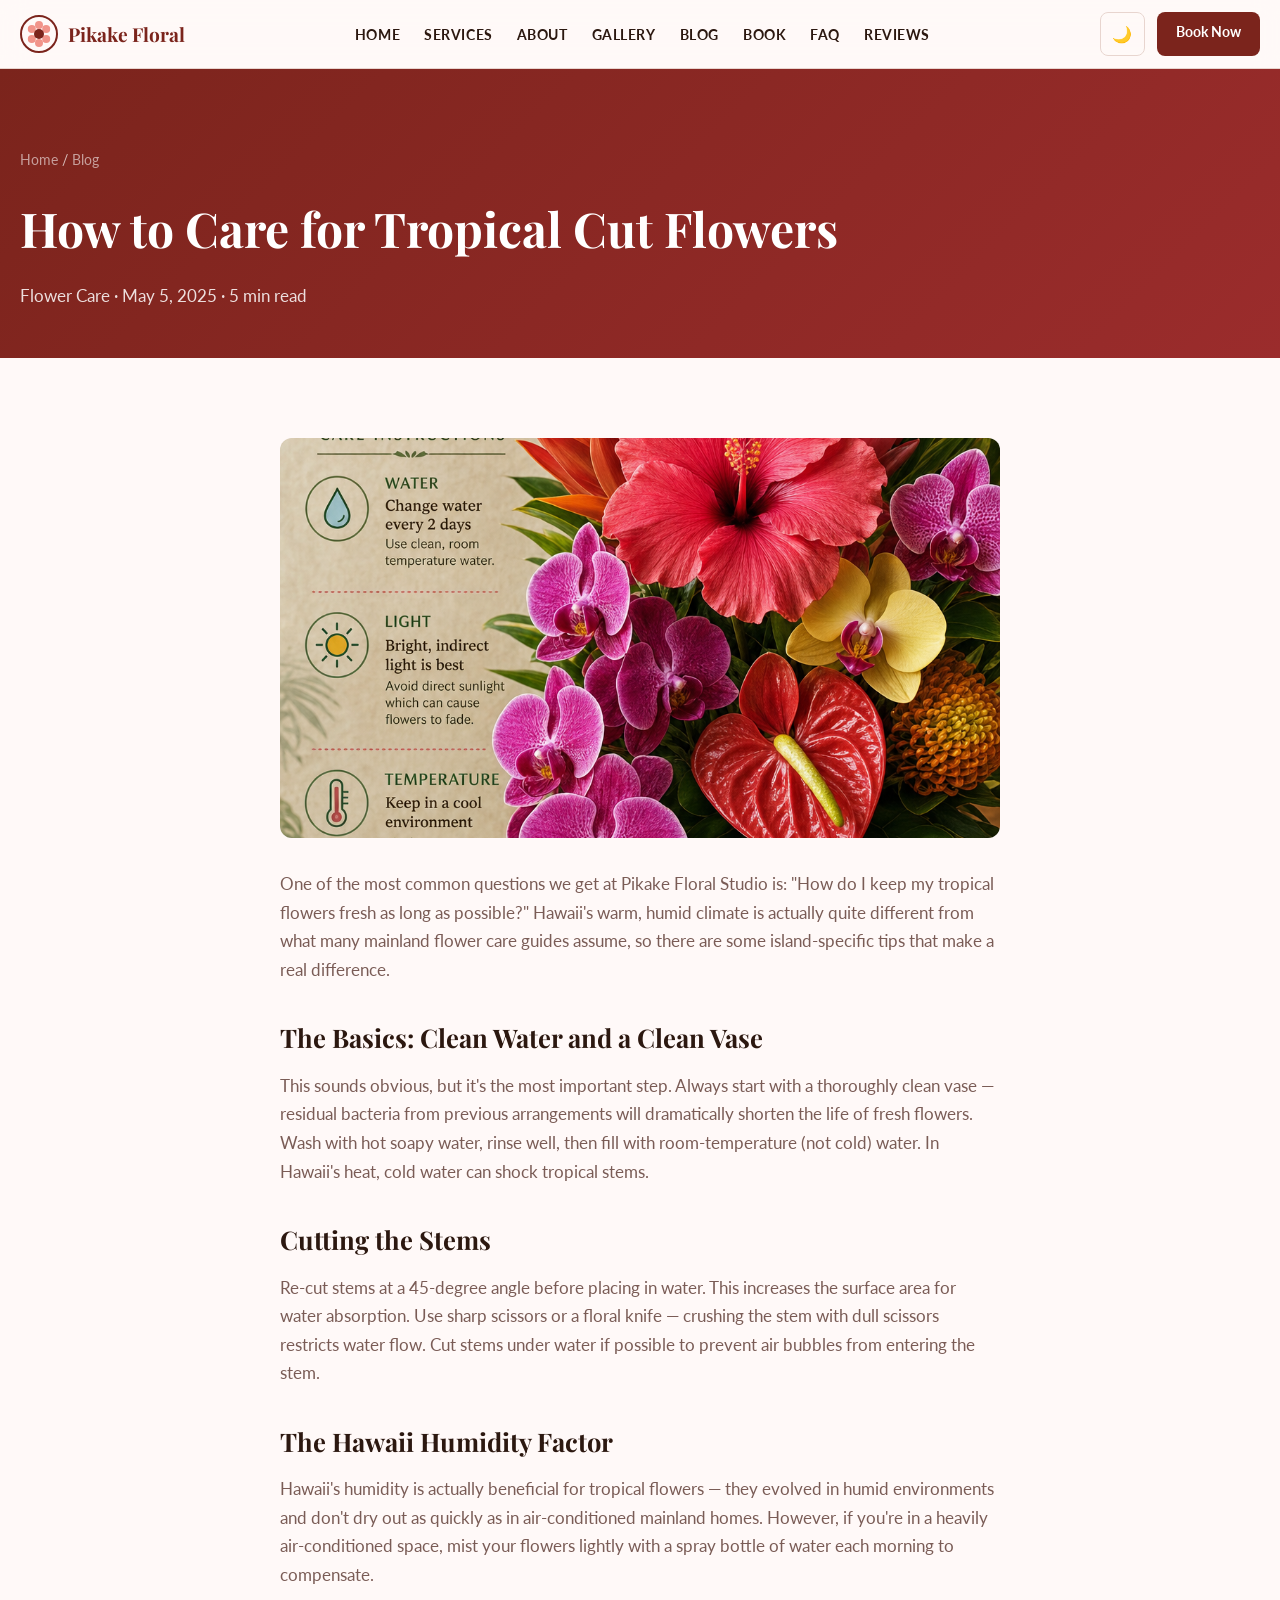
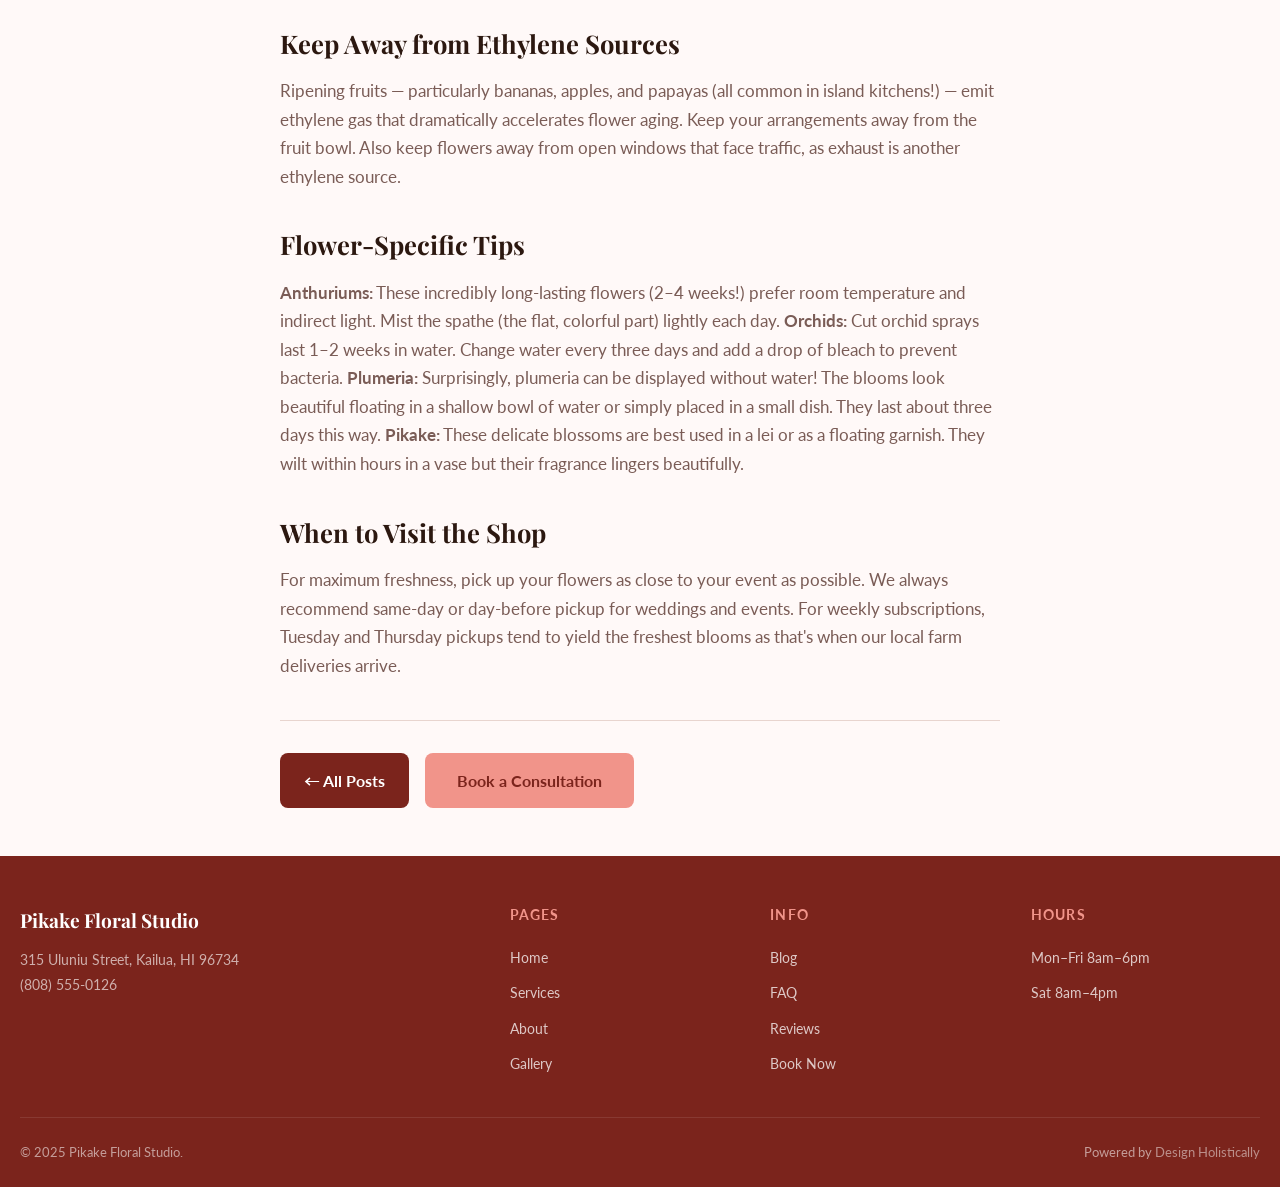
<file: blog-post-3.html>
<!DOCTYPE html>
<html lang="en" data-theme="light">
<head>
<meta charset="UTF-8"><meta name="viewport" content="width=device-width, initial-scale=1.0">
<title>How to Care for Tropical Cut Flowers — Pikake Floral Studio</title>
<meta name="description" content="How to Care for Tropical Cut Flowers — tips and insights from Pikake Floral Studio in Kailua, Oahu.">
<link rel="stylesheet" href="css/style.css">
  <link rel="icon" type="image/x-icon" href="images/favicon.ico">
  <link rel="icon" type="image/png" sizes="32x32" href="images/favicon-32x32.png">
  <link rel="icon" type="image/png" sizes="16x16" href="images/favicon-16x16.png">
  <link rel="apple-touch-icon" sizes="180x180" href="images/apple-touch-icon.png">
</head>
<body>
<header class="site-header">
  <div class="header-inner">
    <a href="index.html" class="logo-wrap">
      <svg width="38" height="38" viewBox="0 0 38 38" fill="none"><circle cx="19" cy="19" r="18" stroke="#7B241C" stroke-width="2"/><circle cx="19" cy="10" r="4" fill="#F1948A"/><circle cx="26.2" cy="14" r="4" fill="#F1948A"/><circle cx="26.2" cy="24" r="4" fill="#F1948A"/><circle cx="19" cy="28" r="4" fill="#F1948A"/><circle cx="11.8" cy="24" r="4" fill="#F1948A"/><circle cx="11.8" cy="14" r="4" fill="#F1948A"/><circle cx="19" cy="19" r="5" fill="#7B241C"/></svg>
      <span>Pikake Floral</span>
    </a>
    <nav><ul class="nav-links" id="nav-links">
      <li><a href="index.html">Home</a></li><li><a href="services.html">Services</a></li><li><a href="about.html">About</a></li><li><a href="gallery.html">Gallery</a></li><li><a href="blog.html">Blog</a></li><li><a href="booking.html">Book</a></li><li><a href="faq.html">FAQ</a></li><li><a href="reviews.html">Reviews</a></li>
    </ul></nav>
    <div class="header-actions">
      <button id="theme-toggle" class="btn-theme">🌙</button>
      <a href="booking.html" class="btn-book">Book Now</a>
      <button class="hamburger" id="hamburger" aria-label="Menu" aria-expanded="false"><span></span><span></span><span></span></button>
    </div>
  </div>
</header>
<main>
  <div class="page-hero">
    <div class="section-inner">
      <div class="breadcrumb"><a href="index.html">Home</a> / <a href="blog.html">Blog</a></div>
      <h1>How to Care for Tropical Cut Flowers</h1>
      <p class="meta">Flower Care · May 5, 2025 · 5 min read</p>
    </div>
  </div>
  <article class="blog-post">
    <img src="images/blog-3.png" alt="How to Care for Tropical Cut Flowers">
    
    <p>One of the most common questions we get at Pikake Floral Studio is: "How do I keep my tropical flowers fresh as long as possible?" Hawaii's warm, humid climate is actually quite different from what many mainland flower care guides assume, so there are some island-specific tips that make a real difference.</p>
    <h2>The Basics: Clean Water and a Clean Vase</h2>
    <p>This sounds obvious, but it's the most important step. Always start with a thoroughly clean vase — residual bacteria from previous arrangements will dramatically shorten the life of fresh flowers. Wash with hot soapy water, rinse well, then fill with room-temperature (not cold) water. In Hawaii's heat, cold water can shock tropical stems.</p>
    <h2>Cutting the Stems</h2>
    <p>Re-cut stems at a 45-degree angle before placing in water. This increases the surface area for water absorption. Use sharp scissors or a floral knife — crushing the stem with dull scissors restricts water flow. Cut stems under water if possible to prevent air bubbles from entering the stem.</p>
    <h2>The Hawaii Humidity Factor</h2>
    <p>Hawaii's humidity is actually beneficial for tropical flowers — they evolved in humid environments and don't dry out as quickly as in air-conditioned mainland homes. However, if you're in a heavily air-conditioned space, mist your flowers lightly with a spray bottle of water each morning to compensate.</p>
    <h2>Keep Away from Ethylene Sources</h2>
    <p>Ripening fruits — particularly bananas, apples, and papayas (all common in island kitchens!) — emit ethylene gas that dramatically accelerates flower aging. Keep your arrangements away from the fruit bowl. Also keep flowers away from open windows that face traffic, as exhaust is another ethylene source.</p>
    <h2>Flower-Specific Tips</h2>
    <p><strong>Anthuriums:</strong> These incredibly long-lasting flowers (2–4 weeks!) prefer room temperature and indirect light. Mist the spathe (the flat, colorful part) lightly each day. <strong>Orchids:</strong> Cut orchid sprays last 1–2 weeks in water. Change water every three days and add a drop of bleach to prevent bacteria. <strong>Plumeria:</strong> Surprisingly, plumeria can be displayed without water! The blooms look beautiful floating in a shallow bowl of water or simply placed in a small dish. They last about three days this way. <strong>Pikake:</strong> These delicate blossoms are best used in a lei or as a floating garnish. They wilt within hours in a vase but their fragrance lingers beautifully.</p>
    <h2>When to Visit the Shop</h2>
    <p>For maximum freshness, pick up your flowers as close to your event as possible. We always recommend same-day or day-before pickup for weddings and events. For weekly subscriptions, Tuesday and Thursday pickups tend to yield the freshest blooms as that's when our local farm deliveries arrive.</p>
    
    <div style="margin-top:2.5rem;padding-top:2rem;border-top:1px solid var(--border);display:flex;gap:1rem;flex-wrap:wrap;">
      <a href="blog.html" class="btn-primary" style="background:var(--primary);color:#fff;padding:0.7rem 1.5rem;border-radius:8px;font-weight:700;">← All Posts</a>
      <a href="booking.html" class="btn-primary">Book a Consultation</a>
    </div>
  </article>
</main>
<footer class="site-footer">
  <div class="footer-inner">
    <div class="footer-brand"><div class="logo-wrap" style="color:#fff;">Pikake Floral Studio</div><p>315 Uluniu Street, Kailua, HI 96734<br>(808) 555-0126</p></div>
    <div class="footer-col"><h4>Pages</h4><ul><li><a href="index.html">Home</a></li><li><a href="services.html">Services</a></li><li><a href="about.html">About</a></li><li><a href="gallery.html">Gallery</a></li></ul></div>
    <div class="footer-col"><h4>Info</h4><ul><li><a href="blog.html">Blog</a></li><li><a href="faq.html">FAQ</a></li><li><a href="reviews.html">Reviews</a></li><li><a href="booking.html">Book Now</a></li></ul></div>
    <div class="footer-col"><h4>Hours</h4><ul><li><a href="#">Mon–Fri 8am–6pm</a></li><li><a href="#">Sat 8am–4pm</a></li></ul></div>
  </div>
  <div class="footer-bottom"><span>© 2025 Pikake Floral Studio.</span><span>Powered by <a href="https://designholistically.com" target="_blank" rel="noopener">Design Holistically</a></span></div>
</footer>
<button class="back-to-top" id="back-to-top" aria-label="Back to top">↑</button>
<script src="js/main.js"></script>
</body>
</html>
</file>
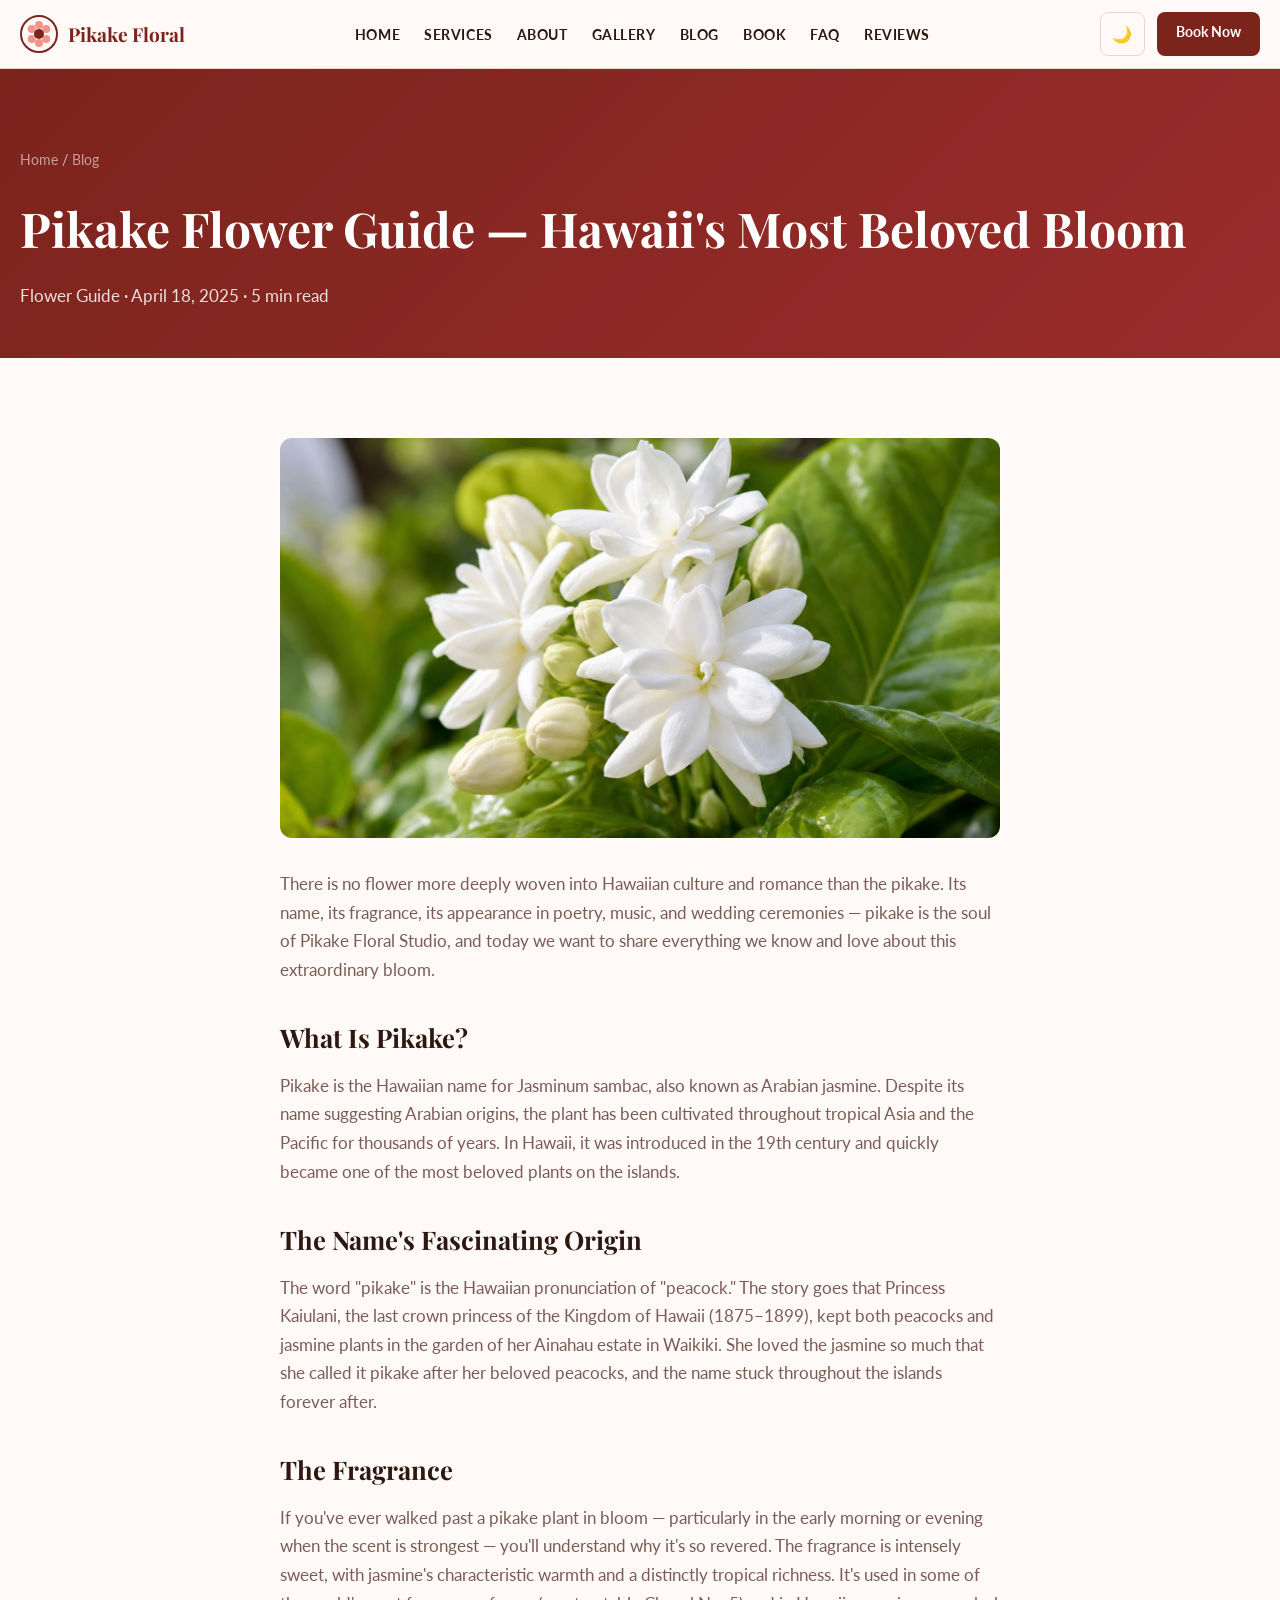
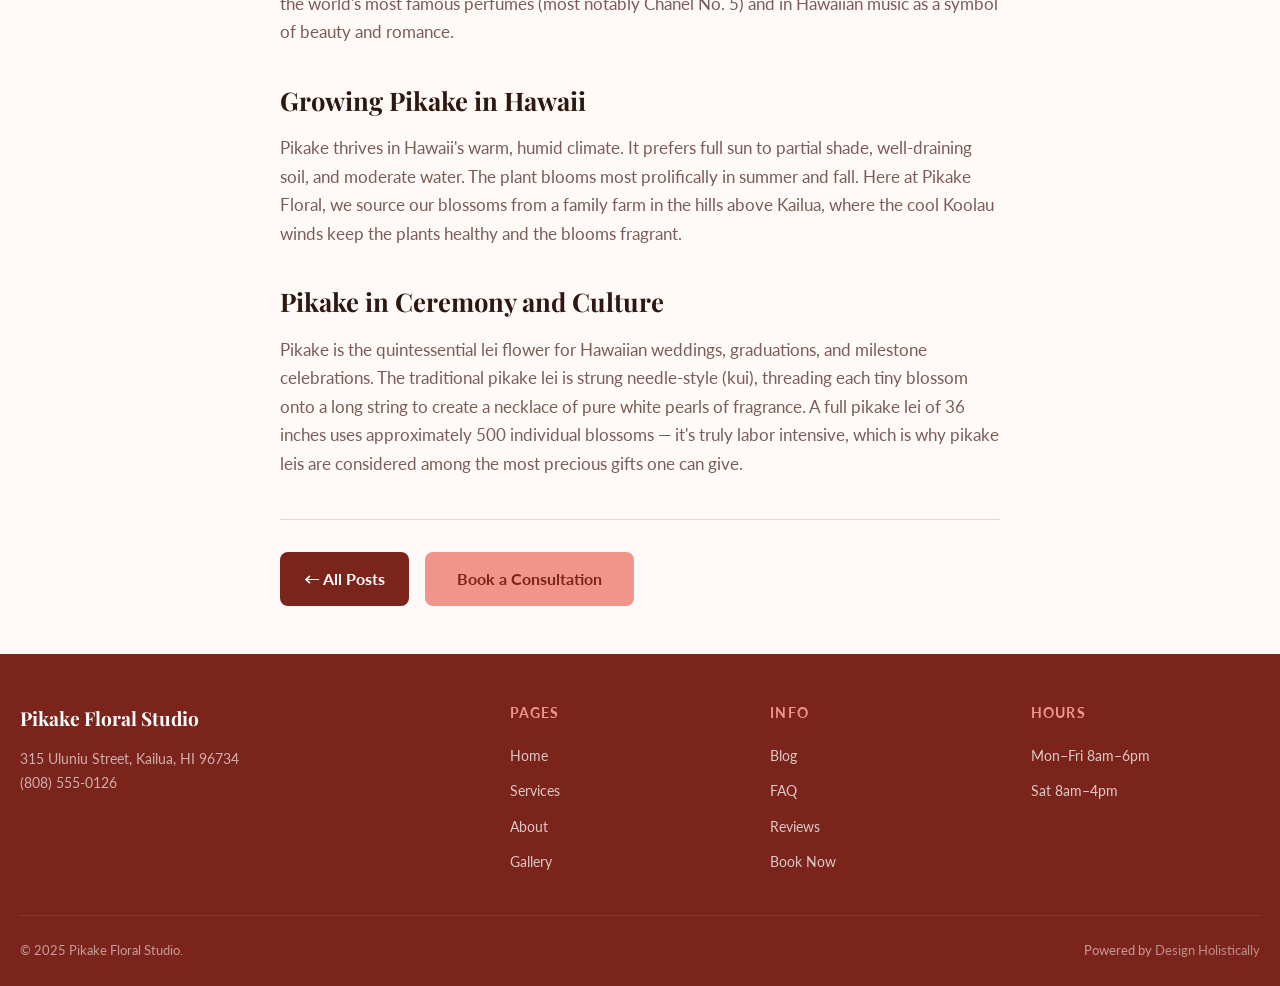
<file: blog-post-4.html>
<!DOCTYPE html>
<html lang="en" data-theme="light">
<head>
<meta charset="UTF-8"><meta name="viewport" content="width=device-width, initial-scale=1.0">
<title>Pikake Flower Guide — Hawaii's Most Beloved Bloom — Pikake Floral Studio</title>
<meta name="description" content="Pikake Flower Guide — Hawaii's Most Beloved Bloom — tips and insights from Pikake Floral Studio in Kailua, Oahu.">
<link rel="stylesheet" href="css/style.css">
  <link rel="icon" type="image/x-icon" href="images/favicon.ico">
  <link rel="icon" type="image/png" sizes="32x32" href="images/favicon-32x32.png">
  <link rel="icon" type="image/png" sizes="16x16" href="images/favicon-16x16.png">
  <link rel="apple-touch-icon" sizes="180x180" href="images/apple-touch-icon.png">
</head>
<body>
<header class="site-header">
  <div class="header-inner">
    <a href="index.html" class="logo-wrap">
      <svg width="38" height="38" viewBox="0 0 38 38" fill="none"><circle cx="19" cy="19" r="18" stroke="#7B241C" stroke-width="2"/><circle cx="19" cy="10" r="4" fill="#F1948A"/><circle cx="26.2" cy="14" r="4" fill="#F1948A"/><circle cx="26.2" cy="24" r="4" fill="#F1948A"/><circle cx="19" cy="28" r="4" fill="#F1948A"/><circle cx="11.8" cy="24" r="4" fill="#F1948A"/><circle cx="11.8" cy="14" r="4" fill="#F1948A"/><circle cx="19" cy="19" r="5" fill="#7B241C"/></svg>
      <span>Pikake Floral</span>
    </a>
    <nav><ul class="nav-links" id="nav-links">
      <li><a href="index.html">Home</a></li><li><a href="services.html">Services</a></li><li><a href="about.html">About</a></li><li><a href="gallery.html">Gallery</a></li><li><a href="blog.html">Blog</a></li><li><a href="booking.html">Book</a></li><li><a href="faq.html">FAQ</a></li><li><a href="reviews.html">Reviews</a></li>
    </ul></nav>
    <div class="header-actions">
      <button id="theme-toggle" class="btn-theme">🌙</button>
      <a href="booking.html" class="btn-book">Book Now</a>
      <button class="hamburger" id="hamburger" aria-label="Menu" aria-expanded="false"><span></span><span></span><span></span></button>
    </div>
  </div>
</header>
<main>
  <div class="page-hero">
    <div class="section-inner">
      <div class="breadcrumb"><a href="index.html">Home</a> / <a href="blog.html">Blog</a></div>
      <h1>Pikake Flower Guide — Hawaii's Most Beloved Bloom</h1>
      <p class="meta">Flower Guide · April 18, 2025 · 5 min read</p>
    </div>
  </div>
  <article class="blog-post">
    <img src="images/blog-4.png" alt="Pikake Flower Guide — Hawaii's Most Beloved Bloom">
    
    <p>There is no flower more deeply woven into Hawaiian culture and romance than the pikake. Its name, its fragrance, its appearance in poetry, music, and wedding ceremonies — pikake is the soul of Pikake Floral Studio, and today we want to share everything we know and love about this extraordinary bloom.</p>
    <h2>What Is Pikake?</h2>
    <p>Pikake is the Hawaiian name for Jasminum sambac, also known as Arabian jasmine. Despite its name suggesting Arabian origins, the plant has been cultivated throughout tropical Asia and the Pacific for thousands of years. In Hawaii, it was introduced in the 19th century and quickly became one of the most beloved plants on the islands.</p>
    <h2>The Name's Fascinating Origin</h2>
    <p>The word "pikake" is the Hawaiian pronunciation of "peacock." The story goes that Princess Kaiulani, the last crown princess of the Kingdom of Hawaii (1875–1899), kept both peacocks and jasmine plants in the garden of her Ainahau estate in Waikiki. She loved the jasmine so much that she called it pikake after her beloved peacocks, and the name stuck throughout the islands forever after.</p>
    <h2>The Fragrance</h2>
    <p>If you've ever walked past a pikake plant in bloom — particularly in the early morning or evening when the scent is strongest — you'll understand why it's so revered. The fragrance is intensely sweet, with jasmine's characteristic warmth and a distinctly tropical richness. It's used in some of the world's most famous perfumes (most notably Chanel No. 5) and in Hawaiian music as a symbol of beauty and romance.</p>
    <h2>Growing Pikake in Hawaii</h2>
    <p>Pikake thrives in Hawaii's warm, humid climate. It prefers full sun to partial shade, well-draining soil, and moderate water. The plant blooms most prolifically in summer and fall. Here at Pikake Floral, we source our blossoms from a family farm in the hills above Kailua, where the cool Koolau winds keep the plants healthy and the blooms fragrant.</p>
    <h2>Pikake in Ceremony and Culture</h2>
    <p>Pikake is the quintessential lei flower for Hawaiian weddings, graduations, and milestone celebrations. The traditional pikake lei is strung needle-style (kui), threading each tiny blossom onto a long string to create a necklace of pure white pearls of fragrance. A full pikake lei of 36 inches uses approximately 500 individual blossoms — it's truly labor intensive, which is why pikake leis are considered among the most precious gifts one can give.</p>
    
    <div style="margin-top:2.5rem;padding-top:2rem;border-top:1px solid var(--border);display:flex;gap:1rem;flex-wrap:wrap;">
      <a href="blog.html" class="btn-primary" style="background:var(--primary);color:#fff;padding:0.7rem 1.5rem;border-radius:8px;font-weight:700;">← All Posts</a>
      <a href="booking.html" class="btn-primary">Book a Consultation</a>
    </div>
  </article>
</main>
<footer class="site-footer">
  <div class="footer-inner">
    <div class="footer-brand"><div class="logo-wrap" style="color:#fff;">Pikake Floral Studio</div><p>315 Uluniu Street, Kailua, HI 96734<br>(808) 555-0126</p></div>
    <div class="footer-col"><h4>Pages</h4><ul><li><a href="index.html">Home</a></li><li><a href="services.html">Services</a></li><li><a href="about.html">About</a></li><li><a href="gallery.html">Gallery</a></li></ul></div>
    <div class="footer-col"><h4>Info</h4><ul><li><a href="blog.html">Blog</a></li><li><a href="faq.html">FAQ</a></li><li><a href="reviews.html">Reviews</a></li><li><a href="booking.html">Book Now</a></li></ul></div>
    <div class="footer-col"><h4>Hours</h4><ul><li><a href="#">Mon–Fri 8am–6pm</a></li><li><a href="#">Sat 8am–4pm</a></li></ul></div>
  </div>
  <div class="footer-bottom"><span>© 2025 Pikake Floral Studio.</span><span>Powered by <a href="https://designholistically.com" target="_blank" rel="noopener">Design Holistically</a></span></div>
</footer>
<button class="back-to-top" id="back-to-top" aria-label="Back to top">↑</button>
<script src="js/main.js"></script>
</body>
</html>
</file>
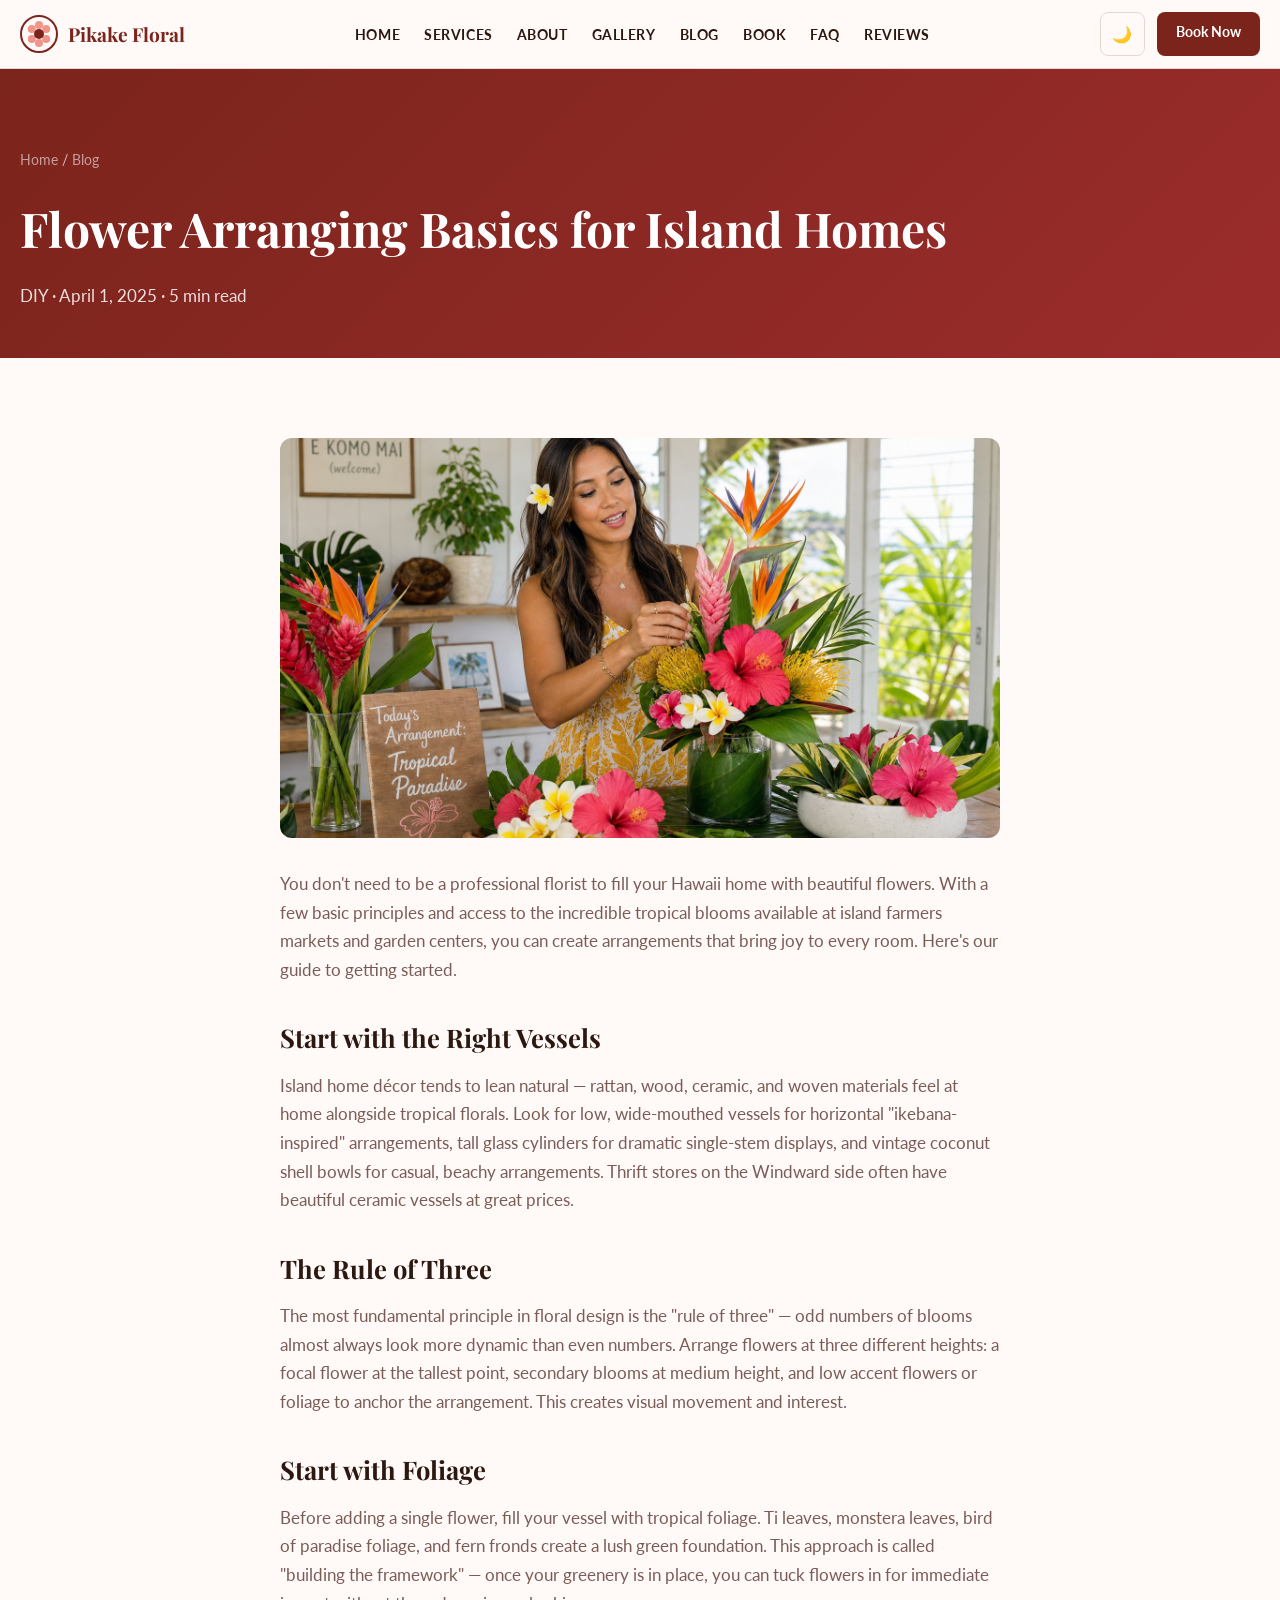
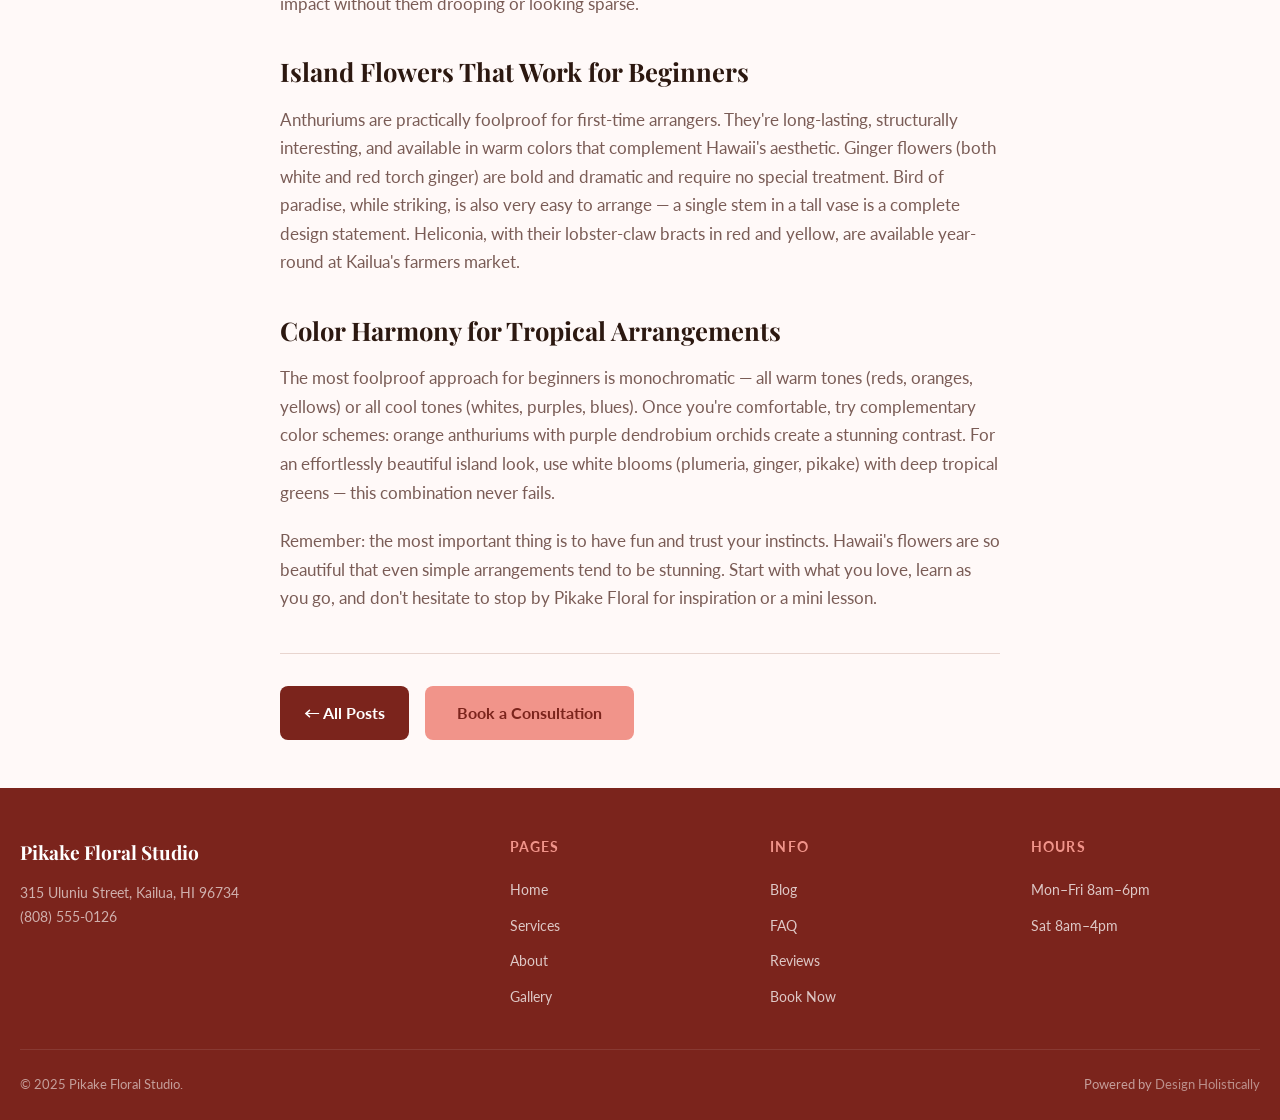
<file: blog-post-5.html>
<!DOCTYPE html>
<html lang="en" data-theme="light">
<head>
<meta charset="UTF-8"><meta name="viewport" content="width=device-width, initial-scale=1.0">
<title>Flower Arranging Basics for Island Homes — Pikake Floral Studio</title>
<meta name="description" content="Flower Arranging Basics for Island Homes — tips and insights from Pikake Floral Studio in Kailua, Oahu.">
<link rel="stylesheet" href="css/style.css">
  <link rel="icon" type="image/x-icon" href="images/favicon.ico">
  <link rel="icon" type="image/png" sizes="32x32" href="images/favicon-32x32.png">
  <link rel="icon" type="image/png" sizes="16x16" href="images/favicon-16x16.png">
  <link rel="apple-touch-icon" sizes="180x180" href="images/apple-touch-icon.png">
</head>
<body>
<header class="site-header">
  <div class="header-inner">
    <a href="index.html" class="logo-wrap">
      <svg width="38" height="38" viewBox="0 0 38 38" fill="none"><circle cx="19" cy="19" r="18" stroke="#7B241C" stroke-width="2"/><circle cx="19" cy="10" r="4" fill="#F1948A"/><circle cx="26.2" cy="14" r="4" fill="#F1948A"/><circle cx="26.2" cy="24" r="4" fill="#F1948A"/><circle cx="19" cy="28" r="4" fill="#F1948A"/><circle cx="11.8" cy="24" r="4" fill="#F1948A"/><circle cx="11.8" cy="14" r="4" fill="#F1948A"/><circle cx="19" cy="19" r="5" fill="#7B241C"/></svg>
      <span>Pikake Floral</span>
    </a>
    <nav><ul class="nav-links" id="nav-links">
      <li><a href="index.html">Home</a></li><li><a href="services.html">Services</a></li><li><a href="about.html">About</a></li><li><a href="gallery.html">Gallery</a></li><li><a href="blog.html">Blog</a></li><li><a href="booking.html">Book</a></li><li><a href="faq.html">FAQ</a></li><li><a href="reviews.html">Reviews</a></li>
    </ul></nav>
    <div class="header-actions">
      <button id="theme-toggle" class="btn-theme">🌙</button>
      <a href="booking.html" class="btn-book">Book Now</a>
      <button class="hamburger" id="hamburger" aria-label="Menu" aria-expanded="false"><span></span><span></span><span></span></button>
    </div>
  </div>
</header>
<main>
  <div class="page-hero">
    <div class="section-inner">
      <div class="breadcrumb"><a href="index.html">Home</a> / <a href="blog.html">Blog</a></div>
      <h1>Flower Arranging Basics for Island Homes</h1>
      <p class="meta">DIY · April 1, 2025 · 5 min read</p>
    </div>
  </div>
  <article class="blog-post">
    <img src="images/blog-5.png" alt="Flower Arranging Basics for Island Homes">
    
    <p>You don't need to be a professional florist to fill your Hawaii home with beautiful flowers. With a few basic principles and access to the incredible tropical blooms available at island farmers markets and garden centers, you can create arrangements that bring joy to every room. Here's our guide to getting started.</p>
    <h2>Start with the Right Vessels</h2>
    <p>Island home décor tends to lean natural — rattan, wood, ceramic, and woven materials feel at home alongside tropical florals. Look for low, wide-mouthed vessels for horizontal "ikebana-inspired" arrangements, tall glass cylinders for dramatic single-stem displays, and vintage coconut shell bowls for casual, beachy arrangements. Thrift stores on the Windward side often have beautiful ceramic vessels at great prices.</p>
    <h2>The Rule of Three</h2>
    <p>The most fundamental principle in floral design is the "rule of three" — odd numbers of blooms almost always look more dynamic than even numbers. Arrange flowers at three different heights: a focal flower at the tallest point, secondary blooms at medium height, and low accent flowers or foliage to anchor the arrangement. This creates visual movement and interest.</p>
    <h2>Start with Foliage</h2>
    <p>Before adding a single flower, fill your vessel with tropical foliage. Ti leaves, monstera leaves, bird of paradise foliage, and fern fronds create a lush green foundation. This approach is called "building the framework" — once your greenery is in place, you can tuck flowers in for immediate impact without them drooping or looking sparse.</p>
    <h2>Island Flowers That Work for Beginners</h2>
    <p>Anthuriums are practically foolproof for first-time arrangers. They're long-lasting, structurally interesting, and available in warm colors that complement Hawaii's aesthetic. Ginger flowers (both white and red torch ginger) are bold and dramatic and require no special treatment. Bird of paradise, while striking, is also very easy to arrange — a single stem in a tall vase is a complete design statement. Heliconia, with their lobster-claw bracts in red and yellow, are available year-round at Kailua's farmers market.</p>
    <h2>Color Harmony for Tropical Arrangements</h2>
    <p>The most foolproof approach for beginners is monochromatic — all warm tones (reds, oranges, yellows) or all cool tones (whites, purples, blues). Once you're comfortable, try complementary color schemes: orange anthuriums with purple dendrobium orchids create a stunning contrast. For an effortlessly beautiful island look, use white blooms (plumeria, ginger, pikake) with deep tropical greens — this combination never fails.</p>
    <p>Remember: the most important thing is to have fun and trust your instincts. Hawaii's flowers are so beautiful that even simple arrangements tend to be stunning. Start with what you love, learn as you go, and don't hesitate to stop by Pikake Floral for inspiration or a mini lesson.</p>
    
    <div style="margin-top:2.5rem;padding-top:2rem;border-top:1px solid var(--border);display:flex;gap:1rem;flex-wrap:wrap;">
      <a href="blog.html" class="btn-primary" style="background:var(--primary);color:#fff;padding:0.7rem 1.5rem;border-radius:8px;font-weight:700;">← All Posts</a>
      <a href="booking.html" class="btn-primary">Book a Consultation</a>
    </div>
  </article>
</main>
<footer class="site-footer">
  <div class="footer-inner">
    <div class="footer-brand"><div class="logo-wrap" style="color:#fff;">Pikake Floral Studio</div><p>315 Uluniu Street, Kailua, HI 96734<br>(808) 555-0126</p></div>
    <div class="footer-col"><h4>Pages</h4><ul><li><a href="index.html">Home</a></li><li><a href="services.html">Services</a></li><li><a href="about.html">About</a></li><li><a href="gallery.html">Gallery</a></li></ul></div>
    <div class="footer-col"><h4>Info</h4><ul><li><a href="blog.html">Blog</a></li><li><a href="faq.html">FAQ</a></li><li><a href="reviews.html">Reviews</a></li><li><a href="booking.html">Book Now</a></li></ul></div>
    <div class="footer-col"><h4>Hours</h4><ul><li><a href="#">Mon–Fri 8am–6pm</a></li><li><a href="#">Sat 8am–4pm</a></li></ul></div>
  </div>
  <div class="footer-bottom"><span>© 2025 Pikake Floral Studio.</span><span>Powered by <a href="https://designholistically.com" target="_blank" rel="noopener">Design Holistically</a></span></div>
</footer>
<button class="back-to-top" id="back-to-top" aria-label="Back to top">↑</button>
<script src="js/main.js"></script>
</body>
</html>
</file>
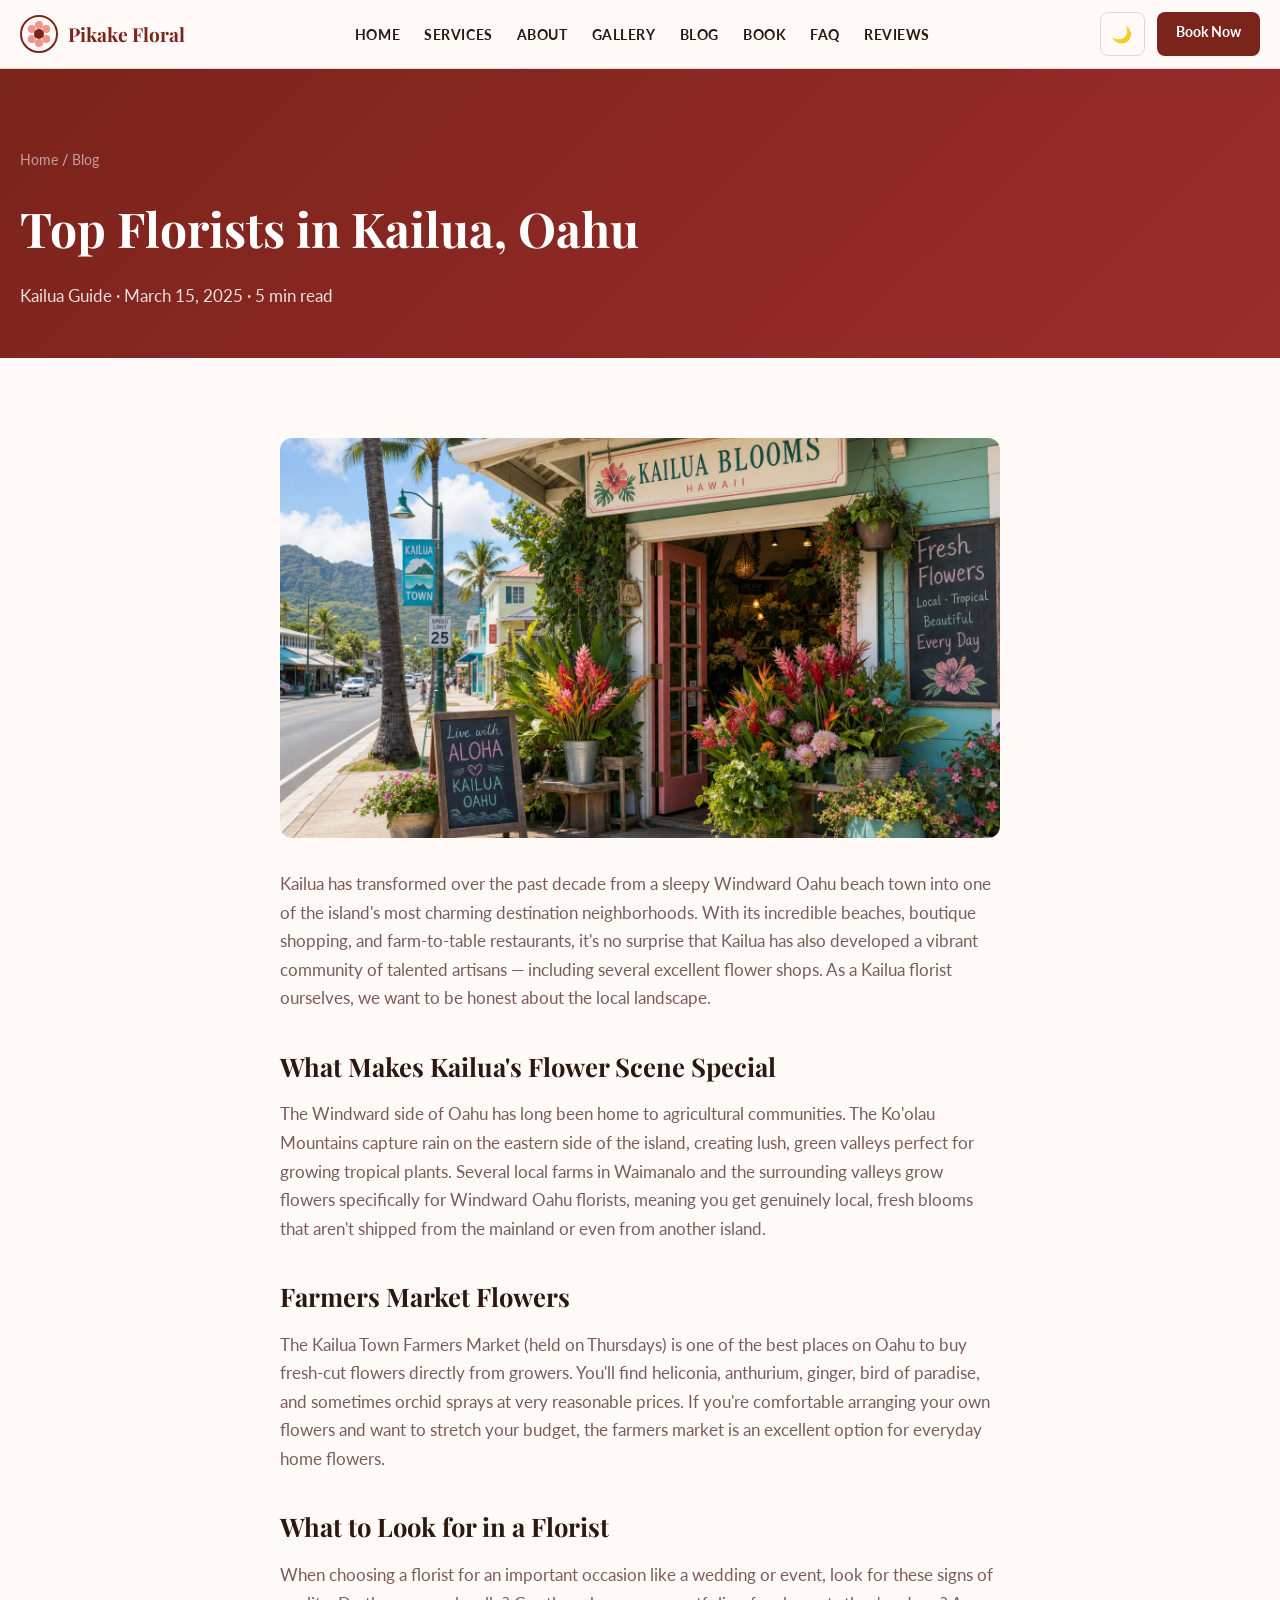
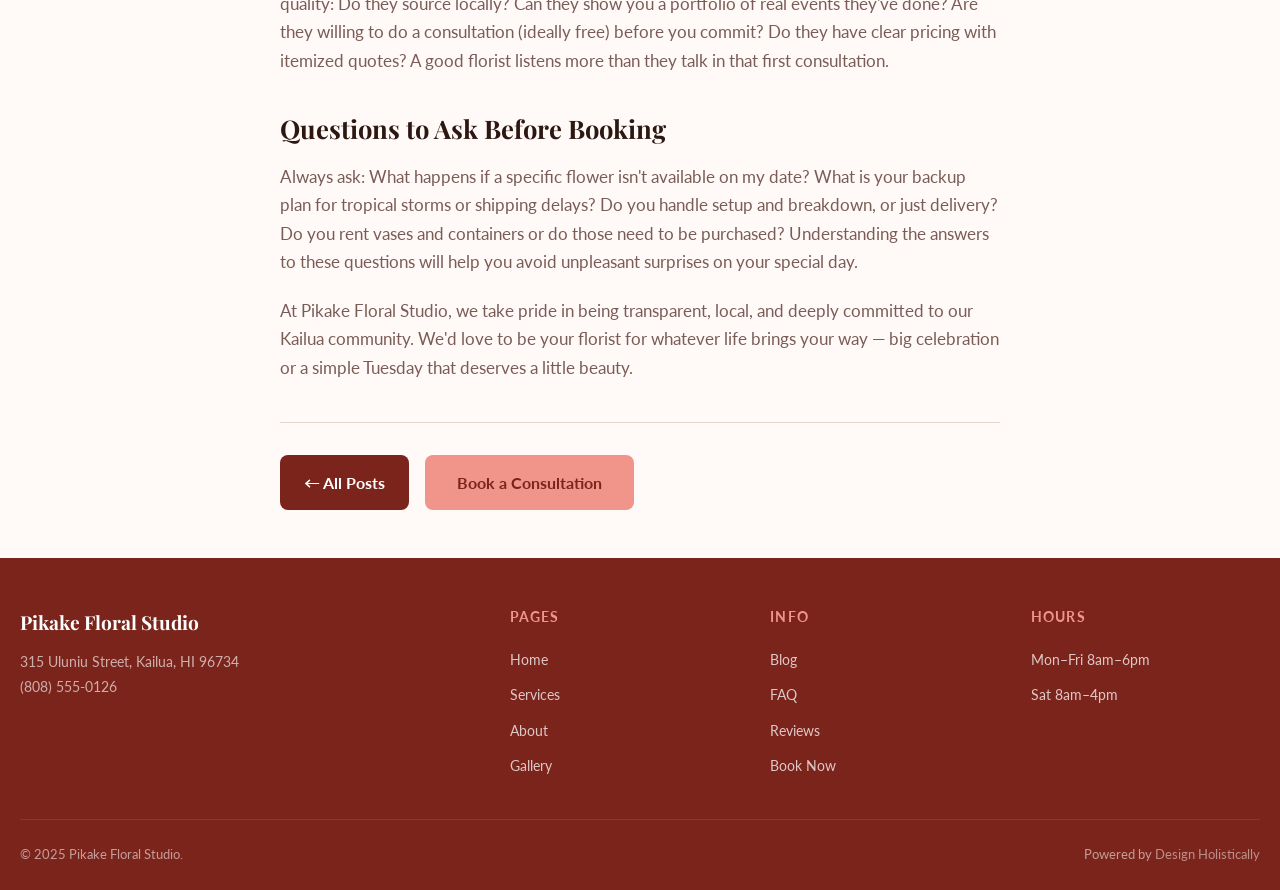
<file: blog-post-6.html>
<!DOCTYPE html>
<html lang="en" data-theme="light">
<head>
<meta charset="UTF-8"><meta name="viewport" content="width=device-width, initial-scale=1.0">
<title>Top Florists in Kailua, Oahu — Pikake Floral Studio</title>
<meta name="description" content="Top Florists in Kailua, Oahu — tips and insights from Pikake Floral Studio in Kailua, Oahu.">
<link rel="stylesheet" href="css/style.css">
  <link rel="icon" type="image/x-icon" href="images/favicon.ico">
  <link rel="icon" type="image/png" sizes="32x32" href="images/favicon-32x32.png">
  <link rel="icon" type="image/png" sizes="16x16" href="images/favicon-16x16.png">
  <link rel="apple-touch-icon" sizes="180x180" href="images/apple-touch-icon.png">
</head>
<body>
<header class="site-header">
  <div class="header-inner">
    <a href="index.html" class="logo-wrap">
      <svg width="38" height="38" viewBox="0 0 38 38" fill="none"><circle cx="19" cy="19" r="18" stroke="#7B241C" stroke-width="2"/><circle cx="19" cy="10" r="4" fill="#F1948A"/><circle cx="26.2" cy="14" r="4" fill="#F1948A"/><circle cx="26.2" cy="24" r="4" fill="#F1948A"/><circle cx="19" cy="28" r="4" fill="#F1948A"/><circle cx="11.8" cy="24" r="4" fill="#F1948A"/><circle cx="11.8" cy="14" r="4" fill="#F1948A"/><circle cx="19" cy="19" r="5" fill="#7B241C"/></svg>
      <span>Pikake Floral</span>
    </a>
    <nav><ul class="nav-links" id="nav-links">
      <li><a href="index.html">Home</a></li><li><a href="services.html">Services</a></li><li><a href="about.html">About</a></li><li><a href="gallery.html">Gallery</a></li><li><a href="blog.html">Blog</a></li><li><a href="booking.html">Book</a></li><li><a href="faq.html">FAQ</a></li><li><a href="reviews.html">Reviews</a></li>
    </ul></nav>
    <div class="header-actions">
      <button id="theme-toggle" class="btn-theme">🌙</button>
      <a href="booking.html" class="btn-book">Book Now</a>
      <button class="hamburger" id="hamburger" aria-label="Menu" aria-expanded="false"><span></span><span></span><span></span></button>
    </div>
  </div>
</header>
<main>
  <div class="page-hero">
    <div class="section-inner">
      <div class="breadcrumb"><a href="index.html">Home</a> / <a href="blog.html">Blog</a></div>
      <h1>Top Florists in Kailua, Oahu</h1>
      <p class="meta">Kailua Guide · March 15, 2025 · 5 min read</p>
    </div>
  </div>
  <article class="blog-post">
    <img src="images/blog-6.png" alt="Top Florists in Kailua, Oahu">
    
    <p>Kailua has transformed over the past decade from a sleepy Windward Oahu beach town into one of the island's most charming destination neighborhoods. With its incredible beaches, boutique shopping, and farm-to-table restaurants, it's no surprise that Kailua has also developed a vibrant community of talented artisans — including several excellent flower shops. As a Kailua florist ourselves, we want to be honest about the local landscape.</p>
    <h2>What Makes Kailua's Flower Scene Special</h2>
    <p>The Windward side of Oahu has long been home to agricultural communities. The Ko'olau Mountains capture rain on the eastern side of the island, creating lush, green valleys perfect for growing tropical plants. Several local farms in Waimanalo and the surrounding valleys grow flowers specifically for Windward Oahu florists, meaning you get genuinely local, fresh blooms that aren't shipped from the mainland or even from another island.</p>
    <h2>Farmers Market Flowers</h2>
    <p>The Kailua Town Farmers Market (held on Thursdays) is one of the best places on Oahu to buy fresh-cut flowers directly from growers. You'll find heliconia, anthurium, ginger, bird of paradise, and sometimes orchid sprays at very reasonable prices. If you're comfortable arranging your own flowers and want to stretch your budget, the farmers market is an excellent option for everyday home flowers.</p>
    <h2>What to Look for in a Florist</h2>
    <p>When choosing a florist for an important occasion like a wedding or event, look for these signs of quality: Do they source locally? Can they show you a portfolio of real events they've done? Are they willing to do a consultation (ideally free) before you commit? Do they have clear pricing with itemized quotes? A good florist listens more than they talk in that first consultation.</p>
    <h2>Questions to Ask Before Booking</h2>
    <p>Always ask: What happens if a specific flower isn't available on my date? What is your backup plan for tropical storms or shipping delays? Do you handle setup and breakdown, or just delivery? Do you rent vases and containers or do those need to be purchased? Understanding the answers to these questions will help you avoid unpleasant surprises on your special day.</p>
    <p>At Pikake Floral Studio, we take pride in being transparent, local, and deeply committed to our Kailua community. We'd love to be your florist for whatever life brings your way — big celebration or a simple Tuesday that deserves a little beauty.</p>
    
    <div style="margin-top:2.5rem;padding-top:2rem;border-top:1px solid var(--border);display:flex;gap:1rem;flex-wrap:wrap;">
      <a href="blog.html" class="btn-primary" style="background:var(--primary);color:#fff;padding:0.7rem 1.5rem;border-radius:8px;font-weight:700;">← All Posts</a>
      <a href="booking.html" class="btn-primary">Book a Consultation</a>
    </div>
  </article>
</main>
<footer class="site-footer">
  <div class="footer-inner">
    <div class="footer-brand"><div class="logo-wrap" style="color:#fff;">Pikake Floral Studio</div><p>315 Uluniu Street, Kailua, HI 96734<br>(808) 555-0126</p></div>
    <div class="footer-col"><h4>Pages</h4><ul><li><a href="index.html">Home</a></li><li><a href="services.html">Services</a></li><li><a href="about.html">About</a></li><li><a href="gallery.html">Gallery</a></li></ul></div>
    <div class="footer-col"><h4>Info</h4><ul><li><a href="blog.html">Blog</a></li><li><a href="faq.html">FAQ</a></li><li><a href="reviews.html">Reviews</a></li><li><a href="booking.html">Book Now</a></li></ul></div>
    <div class="footer-col"><h4>Hours</h4><ul><li><a href="#">Mon–Fri 8am–6pm</a></li><li><a href="#">Sat 8am–4pm</a></li></ul></div>
  </div>
  <div class="footer-bottom"><span>© 2025 Pikake Floral Studio.</span><span>Powered by <a href="https://designholistically.com" target="_blank" rel="noopener">Design Holistically</a></span></div>
</footer>
<button class="back-to-top" id="back-to-top" aria-label="Back to top">↑</button>
<script src="js/main.js"></script>
</body>
</html>
</file>
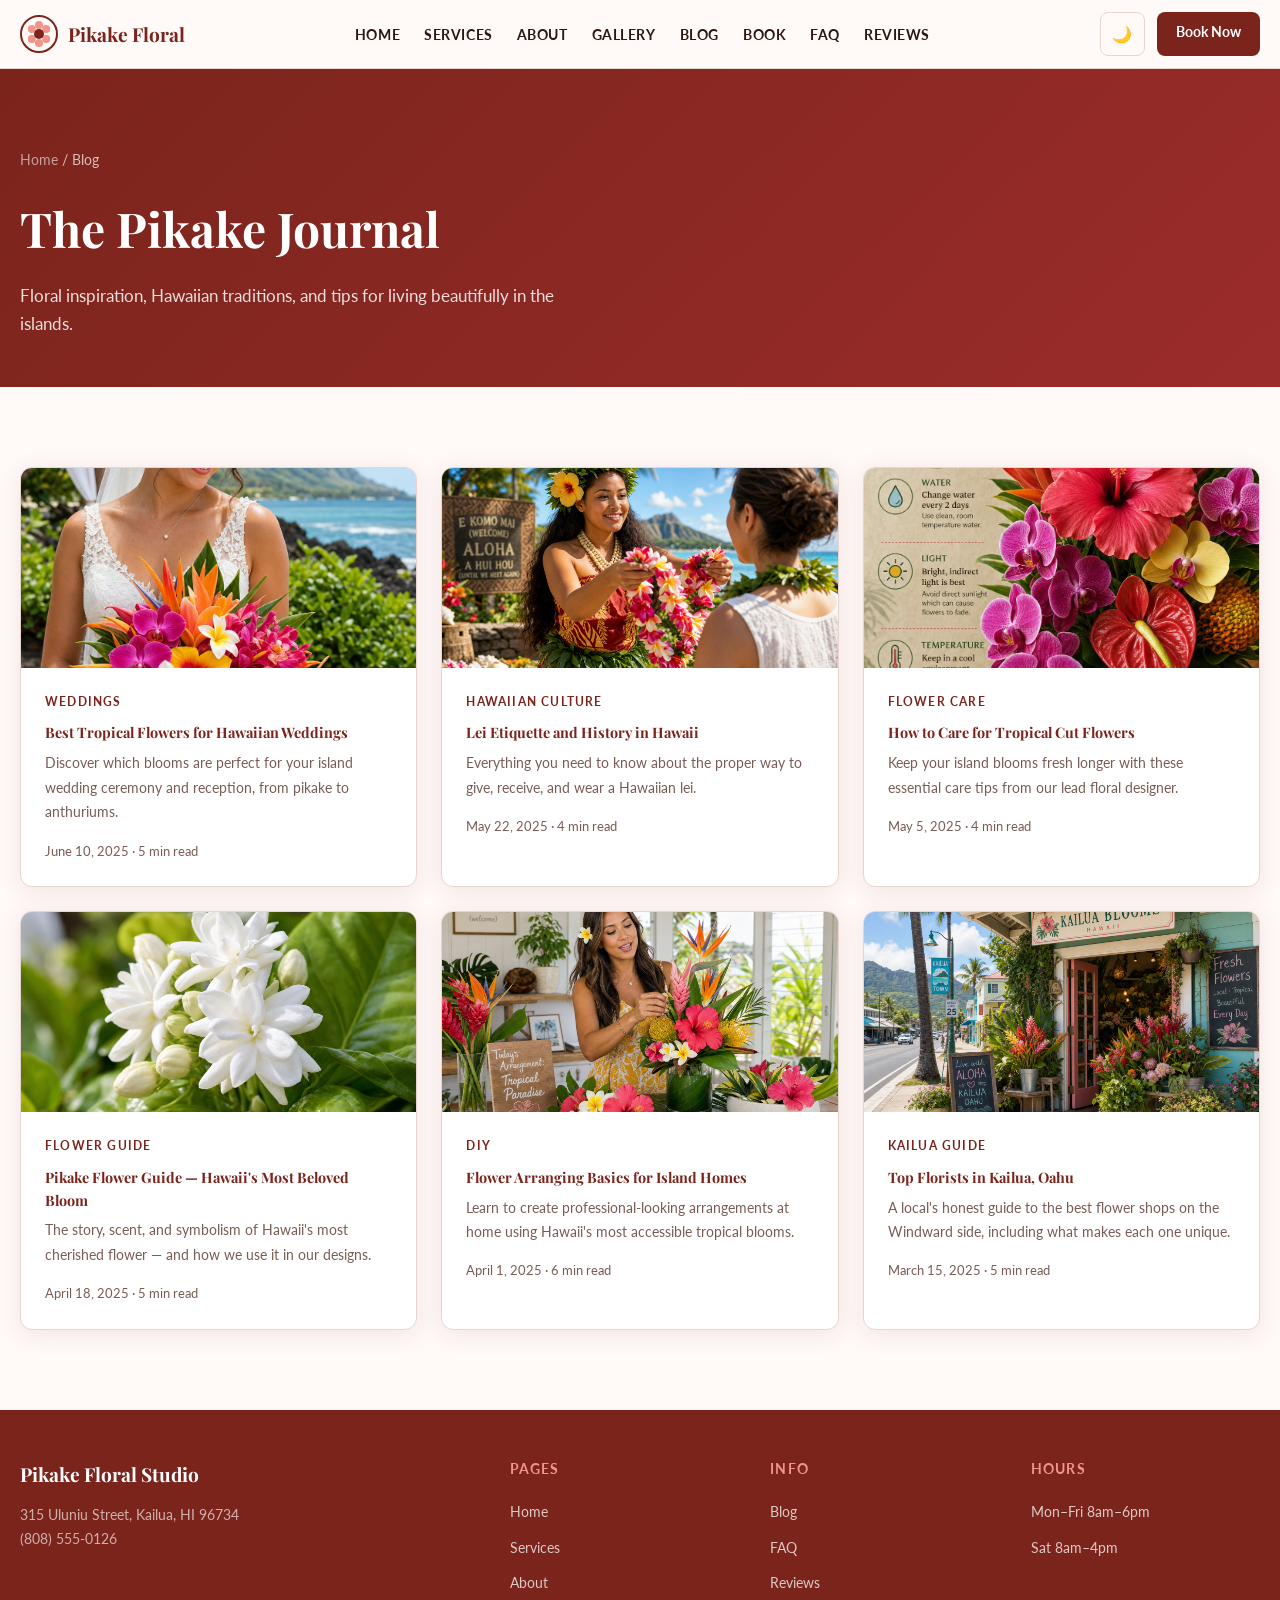
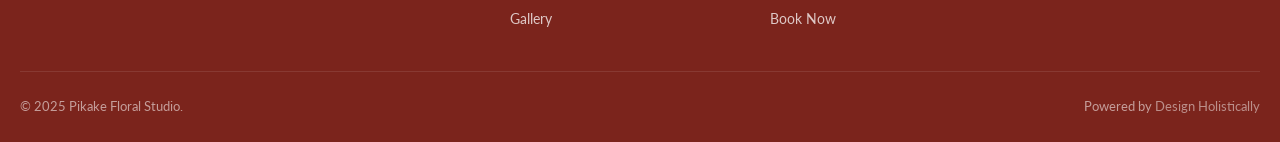
<file: blog.html>
<!DOCTYPE html>
<html lang="en" data-theme="light">
<head>
<meta charset="UTF-8"><meta name="viewport" content="width=device-width, initial-scale=1.0">
<title>Blog — Pikake Floral Studio | Kailua, Oahu</title>
<meta name="description" content="Read our blog for floral tips, Hawaii wedding inspiration, and tropical flower guides from Pikake Floral Studio.">
<link rel="stylesheet" href="css/style.css">
  <link rel="icon" type="image/x-icon" href="images/favicon.ico">
  <link rel="icon" type="image/png" sizes="32x32" href="images/favicon-32x32.png">
  <link rel="icon" type="image/png" sizes="16x16" href="images/favicon-16x16.png">
  <link rel="apple-touch-icon" sizes="180x180" href="images/apple-touch-icon.png">
</head>
<body>
<header class="site-header">
  <div class="header-inner">
    <a href="index.html" class="logo-wrap">
      <svg width="38" height="38" viewBox="0 0 38 38" fill="none"><circle cx="19" cy="19" r="18" stroke="#7B241C" stroke-width="2"/><circle cx="19" cy="10" r="4" fill="#F1948A"/><circle cx="26.2" cy="14" r="4" fill="#F1948A"/><circle cx="26.2" cy="24" r="4" fill="#F1948A"/><circle cx="19" cy="28" r="4" fill="#F1948A"/><circle cx="11.8" cy="24" r="4" fill="#F1948A"/><circle cx="11.8" cy="14" r="4" fill="#F1948A"/><circle cx="19" cy="19" r="5" fill="#7B241C"/></svg>
      <span>Pikake Floral</span>
    </a>
    <nav><ul class="nav-links" id="nav-links">
      <li><a href="index.html">Home</a></li><li><a href="services.html">Services</a></li><li><a href="about.html">About</a></li><li><a href="gallery.html">Gallery</a></li><li><a href="blog.html">Blog</a></li><li><a href="booking.html">Book</a></li><li><a href="faq.html">FAQ</a></li><li><a href="reviews.html">Reviews</a></li>
    </ul></nav>
    <div class="header-actions">
      <button id="theme-toggle" class="btn-theme">🌙</button>
      <a href="booking.html" class="btn-book">Book Now</a>
      <button class="hamburger" id="hamburger" aria-label="Menu" aria-expanded="false"><span></span><span></span><span></span></button>
    </div>
  </div>
</header>
<main>
  <div class="page-hero">
    <div class="section-inner">
      <div class="breadcrumb"><a href="index.html">Home</a> / Blog</div>
      <h1>The Pikake Journal</h1>
      <p>Floral inspiration, Hawaiian traditions, and tips for living beautifully in the islands.</p>
    </div>
  </div>

  <section class="section">
    <div class="section-inner">
      <div class="blog-grid">
        <div class="blog-card reveal">
          <img src="images/blog-1.png" alt="Tropical flowers for weddings">
          <div class="blog-card-body">
            <div class="blog-tag">Weddings</div>
            <h3><a href="blog-post-1.html" class="read-more">Best Tropical Flowers for Hawaiian Weddings</a></h3>
            <p>Discover which blooms are perfect for your island wedding ceremony and reception, from pikake to anthuriums.</p>
            <div class="blog-meta">June 10, 2025 · 5 min read</div>
          </div>
        </div>
        <div class="blog-card reveal">
          <img src="images/blog-2.png" alt="Lei etiquette">
          <div class="blog-card-body">
            <div class="blog-tag">Hawaiian Culture</div>
            <h3><a href="blog-post-2.html" class="read-more">Lei Etiquette and History in Hawaii</a></h3>
            <p>Everything you need to know about the proper way to give, receive, and wear a Hawaiian lei.</p>
            <div class="blog-meta">May 22, 2025 · 4 min read</div>
          </div>
        </div>
        <div class="blog-card reveal">
          <img src="images/blog-3.png" alt="Caring for tropical cut flowers">
          <div class="blog-card-body">
            <div class="blog-tag">Flower Care</div>
            <h3><a href="blog-post-3.html" class="read-more">How to Care for Tropical Cut Flowers</a></h3>
            <p>Keep your island blooms fresh longer with these essential care tips from our lead floral designer.</p>
            <div class="blog-meta">May 5, 2025 · 4 min read</div>
          </div>
        </div>
        <div class="blog-card reveal">
          <img src="images/blog-4.png" alt="Pikake flower guide">
          <div class="blog-card-body">
            <div class="blog-tag">Flower Guide</div>
            <h3><a href="blog-post-4.html" class="read-more">Pikake Flower Guide — Hawaii's Most Beloved Bloom</a></h3>
            <p>The story, scent, and symbolism of Hawaii's most cherished flower — and how we use it in our designs.</p>
            <div class="blog-meta">April 18, 2025 · 5 min read</div>
          </div>
        </div>
        <div class="blog-card reveal">
          <img src="images/blog-5.png" alt="Flower arranging basics">
          <div class="blog-card-body">
            <div class="blog-tag">DIY</div>
            <h3><a href="blog-post-5.html" class="read-more">Flower Arranging Basics for Island Homes</a></h3>
            <p>Learn to create professional-looking arrangements at home using Hawaii's most accessible tropical blooms.</p>
            <div class="blog-meta">April 1, 2025 · 6 min read</div>
          </div>
        </div>
        <div class="blog-card reveal">
          <img src="images/blog-6.png" alt="Top florists in Kailua">
          <div class="blog-card-body">
            <div class="blog-tag">Kailua Guide</div>
            <h3><a href="blog-post-6.html" class="read-more">Top Florists in Kailua, Oahu</a></h3>
            <p>A local's honest guide to the best flower shops on the Windward side, including what makes each one unique.</p>
            <div class="blog-meta">March 15, 2025 · 5 min read</div>
          </div>
        </div>
      </div>
    </div>
  </section>
</main>
<footer class="site-footer">
  <div class="footer-inner">
    <div class="footer-brand"><div class="logo-wrap" style="color:#fff;">Pikake Floral Studio</div><p>315 Uluniu Street, Kailua, HI 96734<br>(808) 555-0126</p></div>
    <div class="footer-col"><h4>Pages</h4><ul><li><a href="index.html">Home</a></li><li><a href="services.html">Services</a></li><li><a href="about.html">About</a></li><li><a href="gallery.html">Gallery</a></li></ul></div>
    <div class="footer-col"><h4>Info</h4><ul><li><a href="blog.html">Blog</a></li><li><a href="faq.html">FAQ</a></li><li><a href="reviews.html">Reviews</a></li><li><a href="booking.html">Book Now</a></li></ul></div>
    <div class="footer-col"><h4>Hours</h4><ul><li><a href="#">Mon–Fri 8am–6pm</a></li><li><a href="#">Sat 8am–4pm</a></li></ul></div>
  </div>
  <div class="footer-bottom"><span>© 2025 Pikake Floral Studio.</span><span>Powered by <a href="https://designholistically.com" target="_blank" rel="noopener">Design Holistically</a></span></div>
</footer>
<button class="back-to-top" id="back-to-top" aria-label="Back to top">↑</button>
<script src="js/main.js"></script>
</body>
</html>
</file>
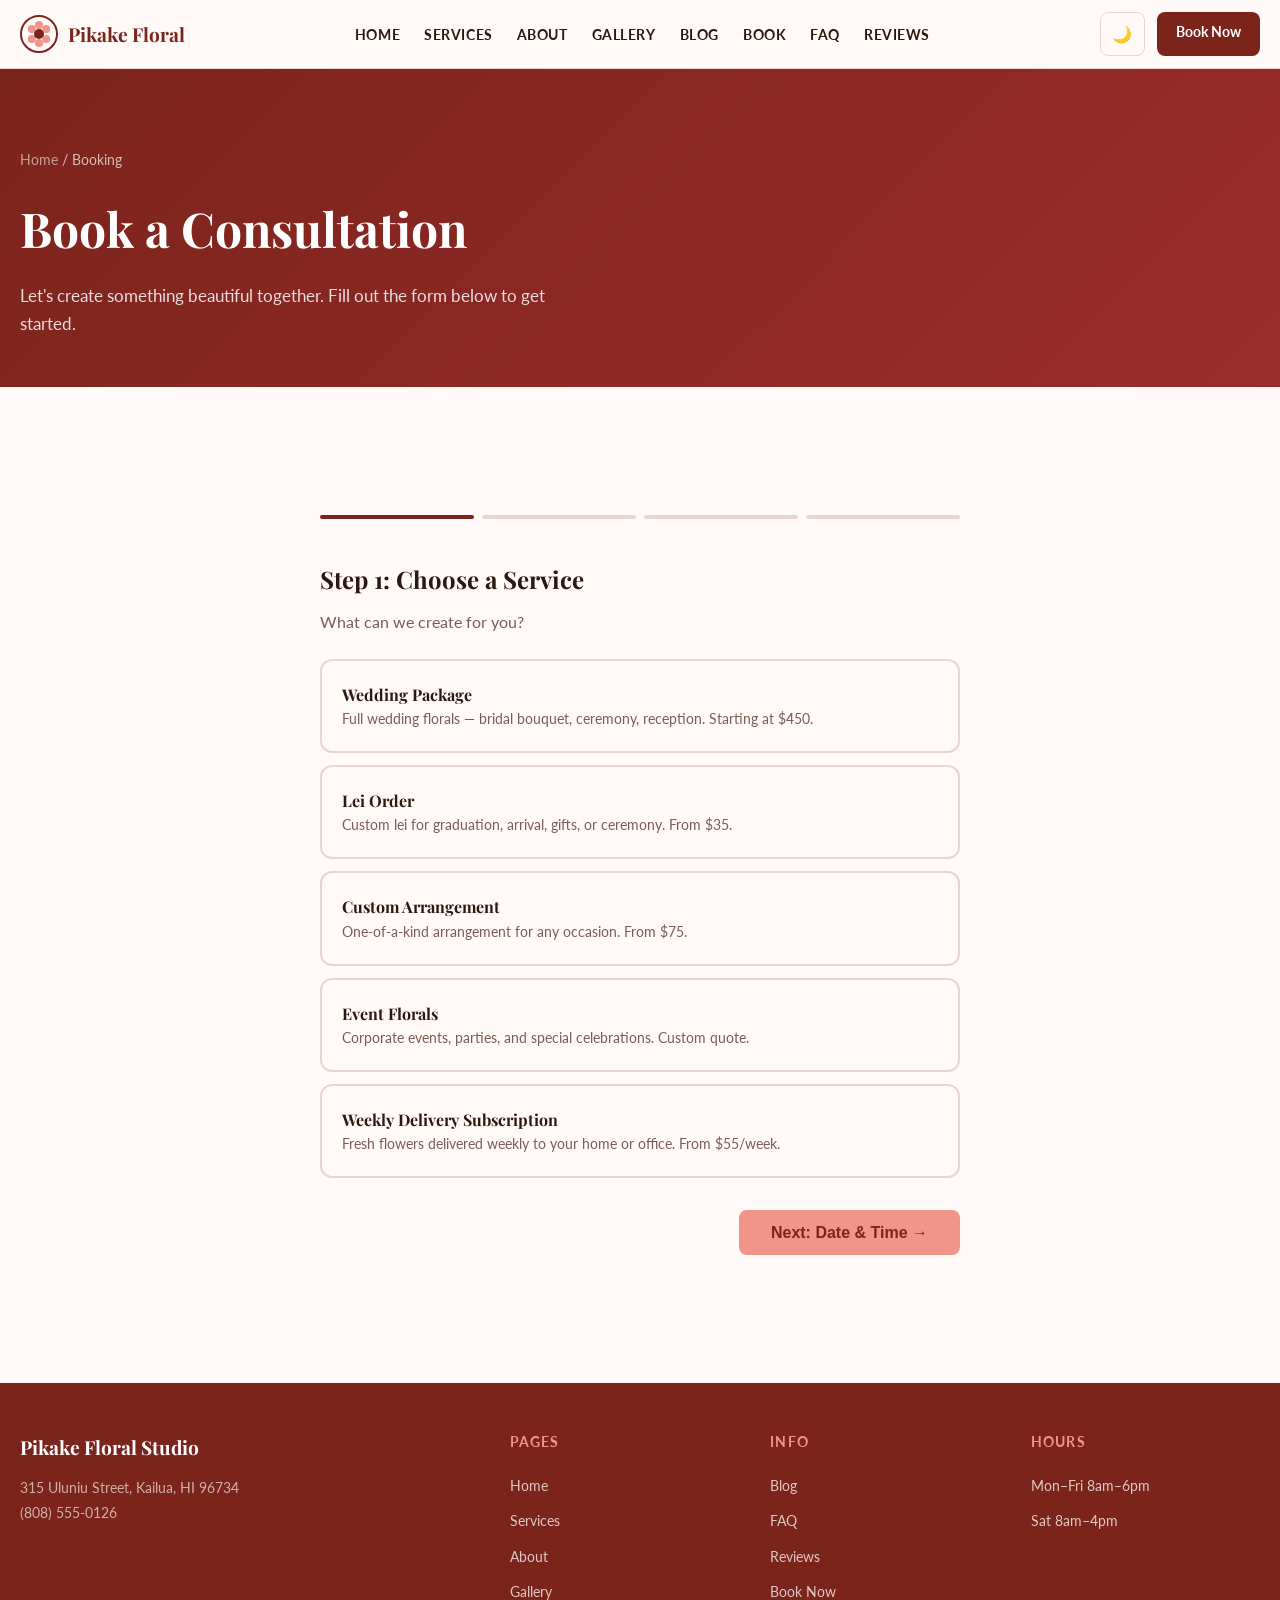
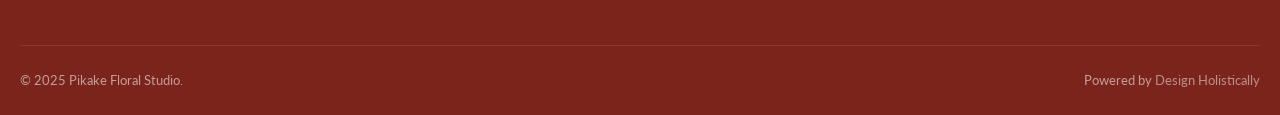
<file: booking.html>
<!DOCTYPE html>
<html lang="en" data-theme="light">
<head>
<meta charset="UTF-8"><meta name="viewport" content="width=device-width, initial-scale=1.0">
<title>Book a Consultation — Pikake Floral Studio | Kailua, Oahu</title>
<meta name="description" content="Book a floral consultation with Pikake Floral Studio. Wedding flowers, leis, custom arrangements, and event florals.">
<link rel="stylesheet" href="css/style.css">
  <link rel="icon" type="image/x-icon" href="images/favicon.ico">
  <link rel="icon" type="image/png" sizes="32x32" href="images/favicon-32x32.png">
  <link rel="icon" type="image/png" sizes="16x16" href="images/favicon-16x16.png">
  <link rel="apple-touch-icon" sizes="180x180" href="images/apple-touch-icon.png">
</head>
<body>
<header class="site-header">
  <div class="header-inner">
    <a href="index.html" class="logo-wrap">
      <svg width="38" height="38" viewBox="0 0 38 38" fill="none"><circle cx="19" cy="19" r="18" stroke="#7B241C" stroke-width="2"/><circle cx="19" cy="10" r="4" fill="#F1948A"/><circle cx="26.2" cy="14" r="4" fill="#F1948A"/><circle cx="26.2" cy="24" r="4" fill="#F1948A"/><circle cx="19" cy="28" r="4" fill="#F1948A"/><circle cx="11.8" cy="24" r="4" fill="#F1948A"/><circle cx="11.8" cy="14" r="4" fill="#F1948A"/><circle cx="19" cy="19" r="5" fill="#7B241C"/></svg>
      <span>Pikake Floral</span>
    </a>
    <nav><ul class="nav-links" id="nav-links">
      <li><a href="index.html">Home</a></li><li><a href="services.html">Services</a></li><li><a href="about.html">About</a></li><li><a href="gallery.html">Gallery</a></li><li><a href="blog.html">Blog</a></li><li><a href="booking.html">Book</a></li><li><a href="faq.html">FAQ</a></li><li><a href="reviews.html">Reviews</a></li>
    </ul></nav>
    <div class="header-actions">
      <button id="theme-toggle" class="btn-theme">🌙</button>
      <a href="booking.html" class="btn-book">Book Now</a>
      <button class="hamburger" id="hamburger" aria-label="Menu" aria-expanded="false"><span></span><span></span><span></span></button>
    </div>
  </div>
</header>
<main>
  <div class="page-hero">
    <div class="section-inner">
      <div class="breadcrumb"><a href="index.html">Home</a> / Booking</div>
      <h1>Book a Consultation</h1>
      <p>Let's create something beautiful together. Fill out the form below to get started.</p>
    </div>
  </div>

  <section class="section">
    <div class="booking-section">
      <div class="step-indicator">
        <div class="step active"></div>
        <div class="step"></div>
        <div class="step"></div>
        <div class="step"></div>
      </div>

      <!-- STEP 1: Service -->
      <div class="booking-step active" id="step-1">
        <h2 style="font-family:var(--font-heading);font-size:1.5rem;margin-bottom:0.5rem;color:var(--text);">Step 1: Choose a Service</h2>
        <p style="color:var(--text-muted);margin-bottom:1.5rem;">What can we create for you?</p>
        <div class="service-option" onclick="this.classList.toggle('selected')">
          <h3>Wedding Package</h3>
          <p>Full wedding florals — bridal bouquet, ceremony, reception. Starting at $450.</p>
        </div>
        <div class="service-option" onclick="this.classList.toggle('selected')">
          <h3>Lei Order</h3>
          <p>Custom lei for graduation, arrival, gifts, or ceremony. From $35.</p>
        </div>
        <div class="service-option" onclick="this.classList.toggle('selected')">
          <h3>Custom Arrangement</h3>
          <p>One-of-a-kind arrangement for any occasion. From $75.</p>
        </div>
        <div class="service-option" onclick="this.classList.toggle('selected')">
          <h3>Event Florals</h3>
          <p>Corporate events, parties, and special celebrations. Custom quote.</p>
        </div>
        <div class="service-option" onclick="this.classList.toggle('selected')">
          <h3>Weekly Delivery Subscription</h3>
          <p>Fresh flowers delivered weekly to your home or office. From $55/week.</p>
        </div>
        <div class="form-nav">
          <span></span>
          <button class="btn-primary" data-next>Next: Date & Time →</button>
        </div>
      </div>

      <!-- STEP 2: Date & Time -->
      <div class="booking-step" id="step-2">
        <h2 style="font-family:var(--font-heading);font-size:1.5rem;margin-bottom:0.5rem;color:var(--text);">Step 2: Preferred Date & Time</h2>
        <p style="color:var(--text-muted);margin-bottom:1.5rem;">When would you like to meet or receive your order?</p>
        <div class="form-group">
          <label for="booking-date">Preferred Date</label>
          <input type="date" id="booking-date">
        </div>
        <div class="form-group">
          <label for="booking-time">Preferred Time</label>
          <select id="booking-time">
            <option>8:00 AM – 9:00 AM</option>
            <option>9:00 AM – 10:00 AM</option>
            <option>10:00 AM – 11:00 AM</option>
            <option>11:00 AM – 12:00 PM</option>
            <option>1:00 PM – 2:00 PM</option>
            <option>2:00 PM – 3:00 PM</option>
            <option>3:00 PM – 4:00 PM</option>
          </select>
        </div>
        <div class="form-group">
          <label for="booking-notes">Event Date (if applicable)</label>
          <input type="date" id="booking-event-date" placeholder="Actual event date">
        </div>
        <div class="form-nav">
          <button class="btn-secondary" data-prev style="background:var(--bg2);color:var(--text);border:1px solid var(--border);border-radius:8px;padding:0.75rem 1.5rem;font-weight:700;cursor:pointer;min-height:44px;">← Back</button>
          <button class="btn-primary" data-next>Next: Contact Info →</button>
        </div>
      </div>

      <!-- STEP 3: Contact -->
      <div class="booking-step" id="step-3">
        <h2 style="font-family:var(--font-heading);font-size:1.5rem;margin-bottom:0.5rem;color:var(--text);">Step 3: Your Contact Information</h2>
        <p style="color:var(--text-muted);margin-bottom:1.5rem;">How can we reach you?</p>
        <div class="form-group">
          <label for="name">Full Name</label>
          <input type="text" id="name" placeholder="Your name">
        </div>
        <div class="form-group">
          <label for="email">Email Address</label>
          <input type="email" id="email" placeholder="your@email.com">
        </div>
        <div class="form-group">
          <label for="phone">Phone Number</label>
          <input type="tel" id="phone" placeholder="(808) 555-0000">
        </div>
        <div class="form-group">
          <label for="message">Tell Us About Your Vision</label>
          <textarea id="message" placeholder="Colors, flowers you love, budget, special requests..."></textarea>
        </div>
        <div class="form-nav">
          <button class="btn-secondary" data-prev style="background:var(--bg2);color:var(--text);border:1px solid var(--border);border-radius:8px;padding:0.75rem 1.5rem;font-weight:700;cursor:pointer;min-height:44px;">← Back</button>
          <button class="btn-primary" data-next>Review & Confirm →</button>
        </div>
      </div>

      <!-- STEP 4: Confirmation -->
      <div class="booking-step" id="step-4">
        <div class="confirmation-box">
          <div class="check">✿</div>
          <h2>Mahalo! Your request has been received.</h2>
          <p style="color:var(--text-muted);margin-top:0.75rem;">We'll reach out within 24 hours to confirm your consultation and discuss all the beautiful details. We can't wait to work with you!</p>
          <div style="margin-top:2rem;">
            <strong style="color:var(--text);">Pikake Floral Studio</strong><br>
            <span style="color:var(--text-muted);">315 Uluniu Street, Kailua, HI 96734</span><br>
            <a href="tel:+18085550126" style="color:var(--primary);">(808) 555-0126</a>
          </div>
        </div>
        <div style="text-align:center;margin-top:2rem;">
          <a href="index.html" class="btn-primary">Return to Home</a>
        </div>
      </div>
    </div>
  </section>
</main>
<footer class="site-footer">
  <div class="footer-inner">
    <div class="footer-brand"><div class="logo-wrap" style="color:#fff;">Pikake Floral Studio</div><p>315 Uluniu Street, Kailua, HI 96734<br>(808) 555-0126</p></div>
    <div class="footer-col"><h4>Pages</h4><ul><li><a href="index.html">Home</a></li><li><a href="services.html">Services</a></li><li><a href="about.html">About</a></li><li><a href="gallery.html">Gallery</a></li></ul></div>
    <div class="footer-col"><h4>Info</h4><ul><li><a href="blog.html">Blog</a></li><li><a href="faq.html">FAQ</a></li><li><a href="reviews.html">Reviews</a></li><li><a href="booking.html">Book Now</a></li></ul></div>
    <div class="footer-col"><h4>Hours</h4><ul><li><a href="#">Mon–Fri 8am–6pm</a></li><li><a href="#">Sat 8am–4pm</a></li></ul></div>
  </div>
  <div class="footer-bottom"><span>© 2025 Pikake Floral Studio.</span><span>Powered by <a href="https://designholistically.com" target="_blank" rel="noopener">Design Holistically</a></span></div>
</footer>
<button class="back-to-top" id="back-to-top" aria-label="Back to top">↑</button>
<script src="js/main.js"></script>
</body>
</html>
</file>
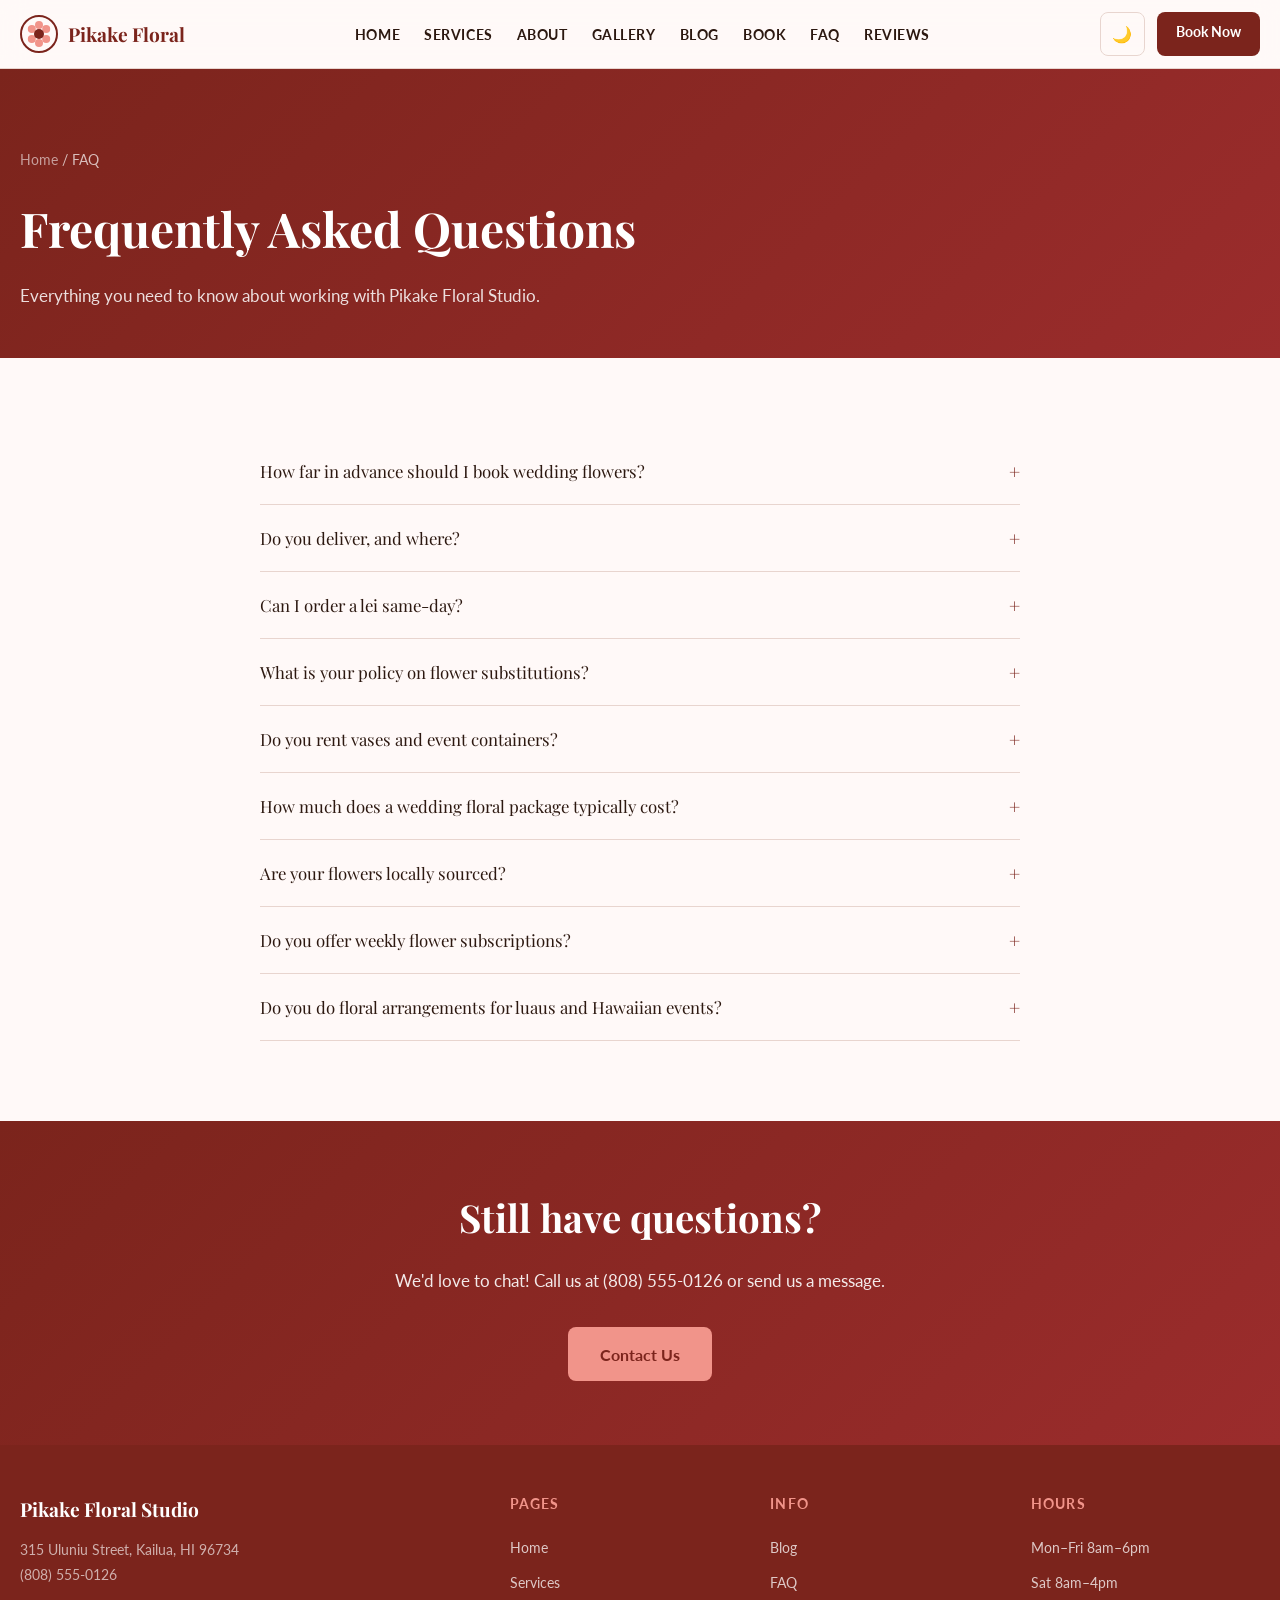
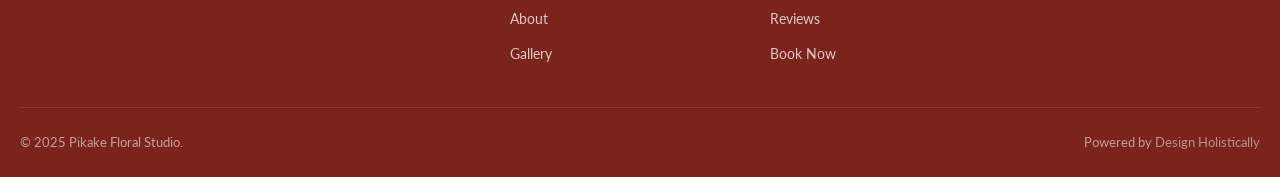
<file: faq.html>
<!DOCTYPE html>
<html lang="en" data-theme="light">
<head>
<meta charset="UTF-8"><meta name="viewport" content="width=device-width, initial-scale=1.0">
<title>FAQ — Pikake Floral Studio | Kailua, Oahu</title>
<meta name="description" content="Frequently asked questions about Pikake Floral Studio's services, ordering, delivery, and wedding florals.">
<link rel="stylesheet" href="css/style.css">
  <link rel="icon" type="image/x-icon" href="images/favicon.ico">
  <link rel="icon" type="image/png" sizes="32x32" href="images/favicon-32x32.png">
  <link rel="icon" type="image/png" sizes="16x16" href="images/favicon-16x16.png">
  <link rel="apple-touch-icon" sizes="180x180" href="images/apple-touch-icon.png">
</head>
<body>
<header class="site-header">
  <div class="header-inner">
    <a href="index.html" class="logo-wrap">
      <svg width="38" height="38" viewBox="0 0 38 38" fill="none"><circle cx="19" cy="19" r="18" stroke="#7B241C" stroke-width="2"/><circle cx="19" cy="10" r="4" fill="#F1948A"/><circle cx="26.2" cy="14" r="4" fill="#F1948A"/><circle cx="26.2" cy="24" r="4" fill="#F1948A"/><circle cx="19" cy="28" r="4" fill="#F1948A"/><circle cx="11.8" cy="24" r="4" fill="#F1948A"/><circle cx="11.8" cy="14" r="4" fill="#F1948A"/><circle cx="19" cy="19" r="5" fill="#7B241C"/></svg>
      <span>Pikake Floral</span>
    </a>
    <nav><ul class="nav-links" id="nav-links">
      <li><a href="index.html">Home</a></li><li><a href="services.html">Services</a></li><li><a href="about.html">About</a></li><li><a href="gallery.html">Gallery</a></li><li><a href="blog.html">Blog</a></li><li><a href="booking.html">Book</a></li><li><a href="faq.html">FAQ</a></li><li><a href="reviews.html">Reviews</a></li>
    </ul></nav>
    <div class="header-actions">
      <button id="theme-toggle" class="btn-theme">🌙</button>
      <a href="booking.html" class="btn-book">Book Now</a>
      <button class="hamburger" id="hamburger" aria-label="Menu" aria-expanded="false"><span></span><span></span><span></span></button>
    </div>
  </div>
</header>
<main>
  <div class="page-hero">
    <div class="section-inner">
      <div class="breadcrumb"><a href="index.html">Home</a> / FAQ</div>
      <h1>Frequently Asked Questions</h1>
      <p>Everything you need to know about working with Pikake Floral Studio.</p>
    </div>
  </div>

  <section class="section">
    <div class="section-inner">
      <div class="faq-list">
        <div class="faq-item">
          <button class="faq-question">How far in advance should I book wedding flowers? <span class="faq-icon">+</span></button>
          <div class="faq-answer">We recommend booking wedding florals at least 3–6 months in advance, especially for peak season (May–September). Popular dates fill up quickly, and we want to ensure we have the specific blooms you love. For smaller orders like leis and custom arrangements, one week's notice is usually sufficient.</div>
        </div>
        <div class="faq-item">
          <button class="faq-question">Do you deliver, and where? <span class="faq-icon">+</span></button>
          <div class="faq-answer">Yes! We deliver Monday through Saturday across Kailua, Kaneohe, and surrounding Windward Oahu communities. Delivery starts at $10 and increases based on distance. For wedding and event deliveries with setup, there is a separate delivery and installation fee — we'll quote this in your consultation.</div>
        </div>
        <div class="faq-item">
          <button class="faq-question">Can I order a lei same-day? <span class="faq-icon">+</span></button>
          <div class="faq-answer">For simple leis like plumeria or mixed tropical, we often can accommodate same-day orders (call before noon). Pikake leis require at least 24 hours' notice as they are labor-intensive and we need to ensure fresh blossom availability. For graduation and large lei orders, one week's notice is preferred.</div>
        </div>
        <div class="faq-item">
          <button class="faq-question">What is your policy on flower substitutions? <span class="faq-icon">+</span></button>
          <div class="faq-answer">Tropical flowers are seasonal and availability can vary. If a specific bloom isn't available for your date, we'll always consult with you before making any substitutions. We only substitute with flowers of equal or greater quality and never change a design without your approval. We source from local Oahu farms so we often have advance notice of availability.</div>
        </div>
        <div class="faq-item">
          <button class="faq-question">Do you rent vases and event containers? <span class="faq-icon">+</span></button>
          <div class="faq-answer">Yes, we offer a selection of vases, pedestals, and decorative containers for rent. Our rental inventory includes a variety of styles from modern glass cylinders to rustic ceramic bowls to rattan and woven accents that suit Hawaii's aesthetic beautifully. Rental fees and deposit policies are discussed during your consultation.</div>
        </div>
        <div class="faq-item">
          <button class="faq-question">How much does a wedding floral package typically cost? <span class="faq-icon">+</span></button>
          <div class="faq-answer">Our wedding packages vary widely depending on the scope of the event. Intimate beach weddings with a bridal bouquet, two boutonnieres, and a ceremony arch might start at $800–$1,200. Full reception florals with multiple centerpieces, ceremony setup, and bridal party flowers typically range from $2,500–$6,000+. We offer free consultations where we build a detailed quote based on your specific needs and budget.</div>
        </div>
        <div class="faq-item">
          <button class="faq-question">Are your flowers locally sourced? <span class="faq-icon">+</span></button>
          <div class="faq-answer">We source as much as possible from local Oahu and neighbor island farms. Tropical blooms like anthuriums, heliconia, ginger, and orchids are often locally grown. Some specialty items like roses and lilies may be sourced from the mainland or other Pacific locations when not available locally. We always tell you where your blooms are coming from.</div>
        </div>
        <div class="faq-item">
          <button class="faq-question">Do you offer weekly flower subscriptions? <span class="faq-icon">+</span></button>
          <div class="faq-answer">Yes! Our Weekly Island Bloom subscription delivers a fresh seasonal arrangement to your home or office every week. Subscriptions start at $55/week plus a $10 delivery fee. You can pause or cancel anytime with one week's notice. Subscribe for the whole year and receive 10% off the regular price.</div>
        </div>
        <div class="faq-item">
          <button class="faq-question">Do you do floral arrangements for luaus and Hawaiian events? <span class="faq-icon">+</span></button>
          <div class="faq-answer">Absolutely! Luau florals are a specialty — we create traditional and contemporary Hawaiian event décor including ti leaf table runners, anthurium centerpieces, entrance arches, and lei stations where guests can make their own leis. Contact us for a custom quote for your event.</div>
        </div>
      </div>
    </div>
  </section>

  <div class="cta-banner">
    <h2>Still have questions?</h2>
    <p>We'd love to chat! Call us at (808) 555-0126 or send us a message.</p>
    <a href="booking.html" class="btn-primary">Contact Us</a>
  </div>
</main>
<footer class="site-footer">
  <div class="footer-inner">
    <div class="footer-brand"><div class="logo-wrap" style="color:#fff;">Pikake Floral Studio</div><p>315 Uluniu Street, Kailua, HI 96734<br>(808) 555-0126</p></div>
    <div class="footer-col"><h4>Pages</h4><ul><li><a href="index.html">Home</a></li><li><a href="services.html">Services</a></li><li><a href="about.html">About</a></li><li><a href="gallery.html">Gallery</a></li></ul></div>
    <div class="footer-col"><h4>Info</h4><ul><li><a href="blog.html">Blog</a></li><li><a href="faq.html">FAQ</a></li><li><a href="reviews.html">Reviews</a></li><li><a href="booking.html">Book Now</a></li></ul></div>
    <div class="footer-col"><h4>Hours</h4><ul><li><a href="#">Mon–Fri 8am–6pm</a></li><li><a href="#">Sat 8am–4pm</a></li></ul></div>
  </div>
  <div class="footer-bottom"><span>© 2025 Pikake Floral Studio.</span><span>Powered by <a href="https://designholistically.com" target="_blank" rel="noopener">Design Holistically</a></span></div>
</footer>
<button class="back-to-top" id="back-to-top" aria-label="Back to top">↑</button>
<script src="js/main.js"></script>
</body>
</html>
</file>
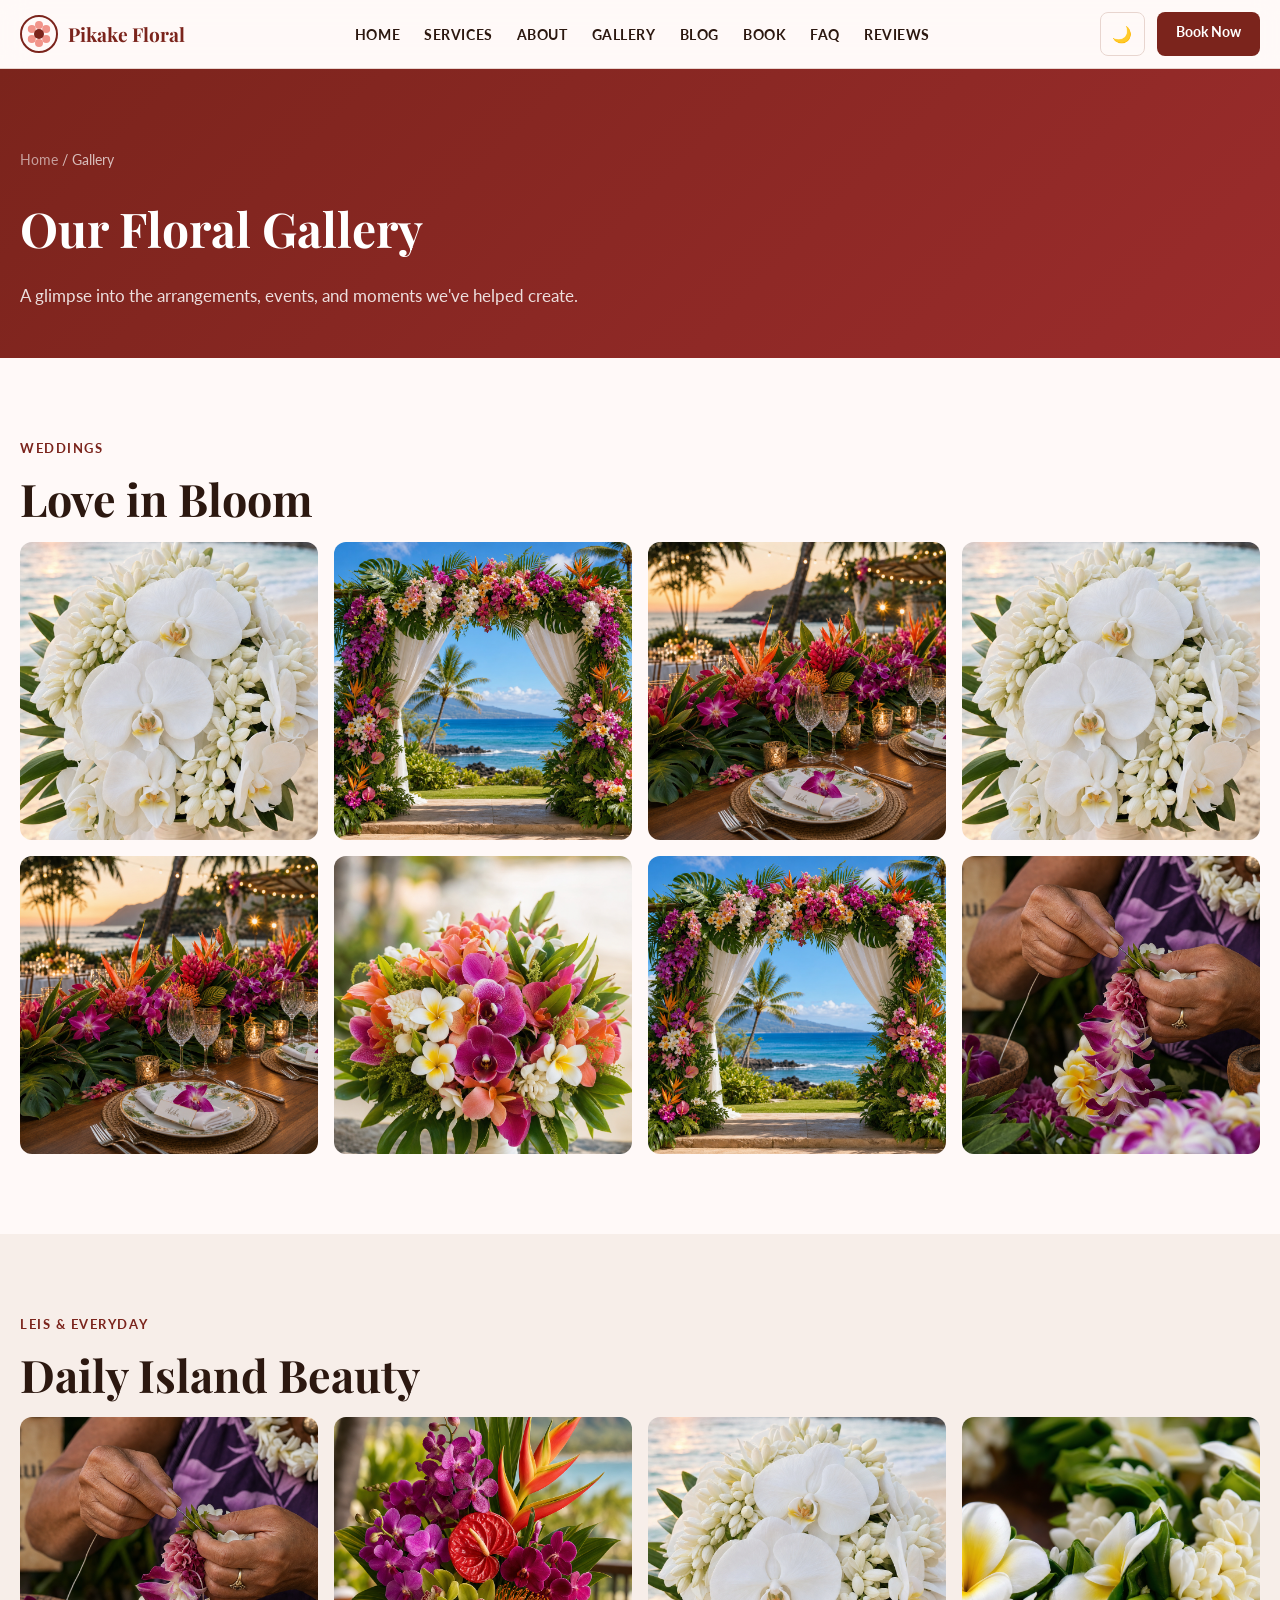
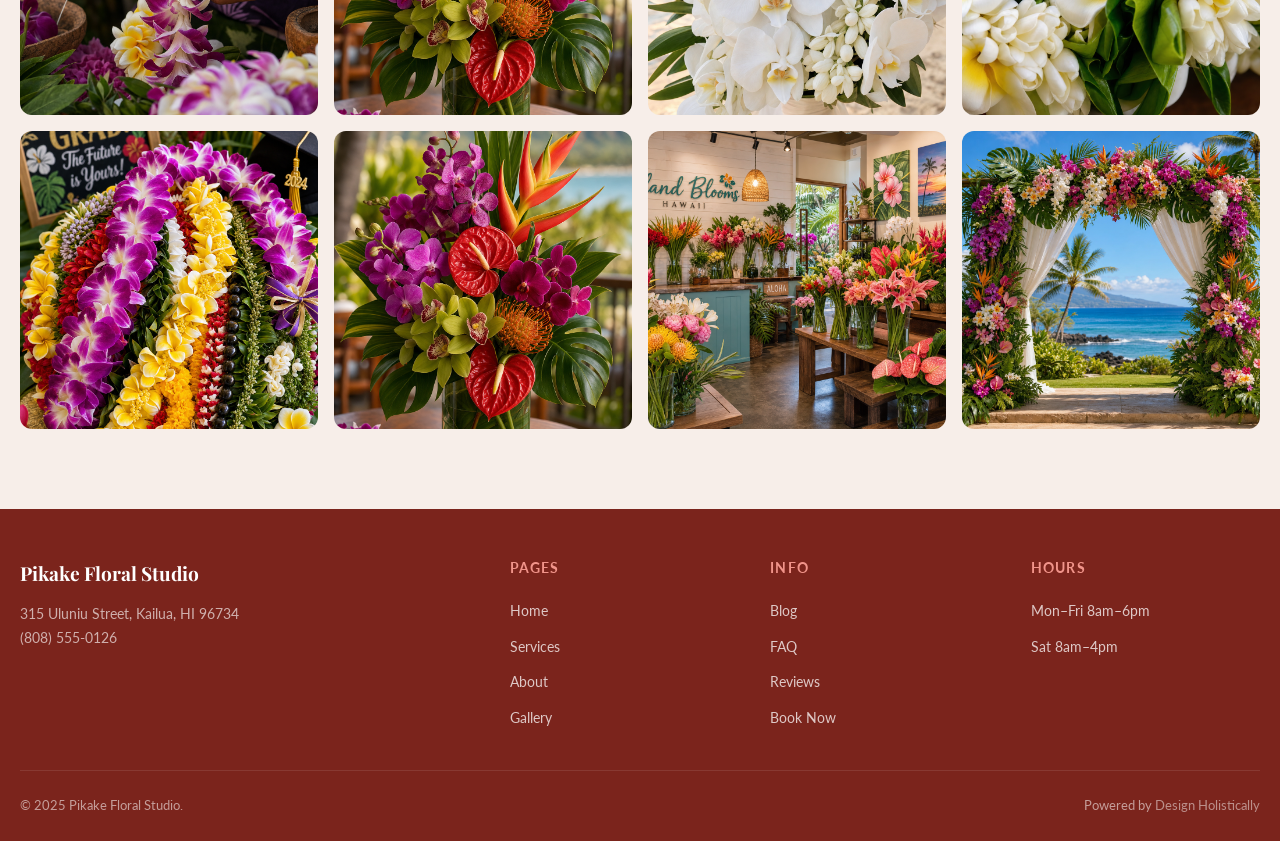
<file: gallery.html>
<!DOCTYPE html>
<html lang="en" data-theme="light">
<head>
<meta charset="UTF-8"><meta name="viewport" content="width=device-width, initial-scale=1.0">
<title>Gallery — Pikake Floral Studio | Kailua, Oahu</title>
<meta name="description" content="Browse our gallery of stunning tropical floral arrangements, wedding flowers, and leis from Pikake Floral Studio in Kailua.">
<link rel="stylesheet" href="css/style.css">
  <link rel="icon" type="image/x-icon" href="images/favicon.ico">
  <link rel="icon" type="image/png" sizes="32x32" href="images/favicon-32x32.png">
  <link rel="icon" type="image/png" sizes="16x16" href="images/favicon-16x16.png">
  <link rel="apple-touch-icon" sizes="180x180" href="images/apple-touch-icon.png">
</head>
<body>
<header class="site-header">
  <div class="header-inner">
    <a href="index.html" class="logo-wrap">
      <svg width="38" height="38" viewBox="0 0 38 38" fill="none"><circle cx="19" cy="19" r="18" stroke="#7B241C" stroke-width="2"/><circle cx="19" cy="10" r="4" fill="#F1948A"/><circle cx="26.2" cy="14" r="4" fill="#F1948A"/><circle cx="26.2" cy="24" r="4" fill="#F1948A"/><circle cx="19" cy="28" r="4" fill="#F1948A"/><circle cx="11.8" cy="24" r="4" fill="#F1948A"/><circle cx="11.8" cy="14" r="4" fill="#F1948A"/><circle cx="19" cy="19" r="5" fill="#7B241C"/></svg>
      <span>Pikake Floral</span>
    </a>
    <nav><ul class="nav-links" id="nav-links">
      <li><a href="index.html">Home</a></li><li><a href="services.html">Services</a></li><li><a href="about.html">About</a></li><li><a href="gallery.html">Gallery</a></li><li><a href="blog.html">Blog</a></li><li><a href="booking.html">Book</a></li><li><a href="faq.html">FAQ</a></li><li><a href="reviews.html">Reviews</a></li>
    </ul></nav>
    <div class="header-actions">
      <button id="theme-toggle" class="btn-theme">🌙</button>
      <a href="booking.html" class="btn-book">Book Now</a>
      <button class="hamburger" id="hamburger" aria-label="Menu" aria-expanded="false"><span></span><span></span><span></span></button>
    </div>
  </div>
</header>
<main>
  <div class="page-hero">
    <div class="section-inner">
      <div class="breadcrumb"><a href="index.html">Home</a> / Gallery</div>
      <h1>Our Floral Gallery</h1>
      <p>A glimpse into the arrangements, events, and moments we've helped create.</p>
    </div>
  </div>

  <section class="section">
    <div class="section-inner">
      <div class="section-label reveal">Weddings</div>
      <h2 class="section-title reveal">Love in Bloom</h2>
      <div class="gallery-grid">
        <div class="gallery-item reveal"><img src="images/gallery-2.png" alt="Wedding bouquet"></div>
        <div class="gallery-item reveal"><img src="images/gallery-1.png" alt="Ceremony arch"></div>
        <div class="gallery-item reveal"><img src="images/gallery-3.png" alt="Table centerpiece"></div>
        <div class="gallery-item reveal"><img src="images/gallery-2.png" alt="Bridal flowers"></div>
        <div class="gallery-item reveal"><img src="images/gallery-3.png" alt="Reception flowers"></div>
        <div class="gallery-item reveal"><img src="images/service-wedding.png" alt="Boutonniere"></div>
        <div class="gallery-item reveal"><img src="images/gallery-1.png" alt="Wedding detail"></div>
        <div class="gallery-item reveal"><img src="images/gallery-4.png" alt="Floral crown"></div>
      </div>
    </div>
  </section>

  <section class="section section-alt">
    <div class="section-inner">
      <div class="section-label reveal">Leis & Everyday</div>
      <h2 class="section-title reveal">Daily Island Beauty</h2>
      <div class="gallery-grid">
        <div class="gallery-item reveal"><img src="images/gallery-4.png" alt="Pikake lei"></div>
        <div class="gallery-item reveal"><img src="images/service-arrangements.png" alt="Orchid arrangement"></div>
        <div class="gallery-item reveal"><img src="images/gallery-2.png" alt="Tropical bouquet"></div>
        <div class="gallery-item reveal"><img src="images/service-lei.png" alt="Plumeria lei"></div>
        <div class="gallery-item reveal"><img src="images/gallery-6.png" alt="Birthday flowers"></div>
        <div class="gallery-item reveal"><img src="images/service-arrangements.png" alt="Arrangement"></div>
        <div class="gallery-item reveal"><img src="images/gallery-5.png" alt="Studio flowers"></div>
        <div class="gallery-item reveal"><img src="images/gallery-1.png" alt="Exotic blooms"></div>
      </div>
    </div>
  </section>
</main>
<footer class="site-footer">
  <div class="footer-inner">
    <div class="footer-brand"><div class="logo-wrap" style="color:#fff;">Pikake Floral Studio</div><p>315 Uluniu Street, Kailua, HI 96734<br>(808) 555-0126</p></div>
    <div class="footer-col"><h4>Pages</h4><ul><li><a href="index.html">Home</a></li><li><a href="services.html">Services</a></li><li><a href="about.html">About</a></li><li><a href="gallery.html">Gallery</a></li></ul></div>
    <div class="footer-col"><h4>Info</h4><ul><li><a href="blog.html">Blog</a></li><li><a href="faq.html">FAQ</a></li><li><a href="reviews.html">Reviews</a></li><li><a href="booking.html">Book Now</a></li></ul></div>
    <div class="footer-col"><h4>Hours</h4><ul><li><a href="#">Mon–Fri 8am–6pm</a></li><li><a href="#">Sat 8am–4pm</a></li></ul></div>
  </div>
  <div class="footer-bottom"><span>© 2025 Pikake Floral Studio.</span><span>Powered by <a href="https://designholistically.com" target="_blank" rel="noopener">Design Holistically</a></span></div>
</footer>
<button class="back-to-top" id="back-to-top" aria-label="Back to top">↑</button>
<script src="js/main.js"></script>
</body>
</html>
</file>
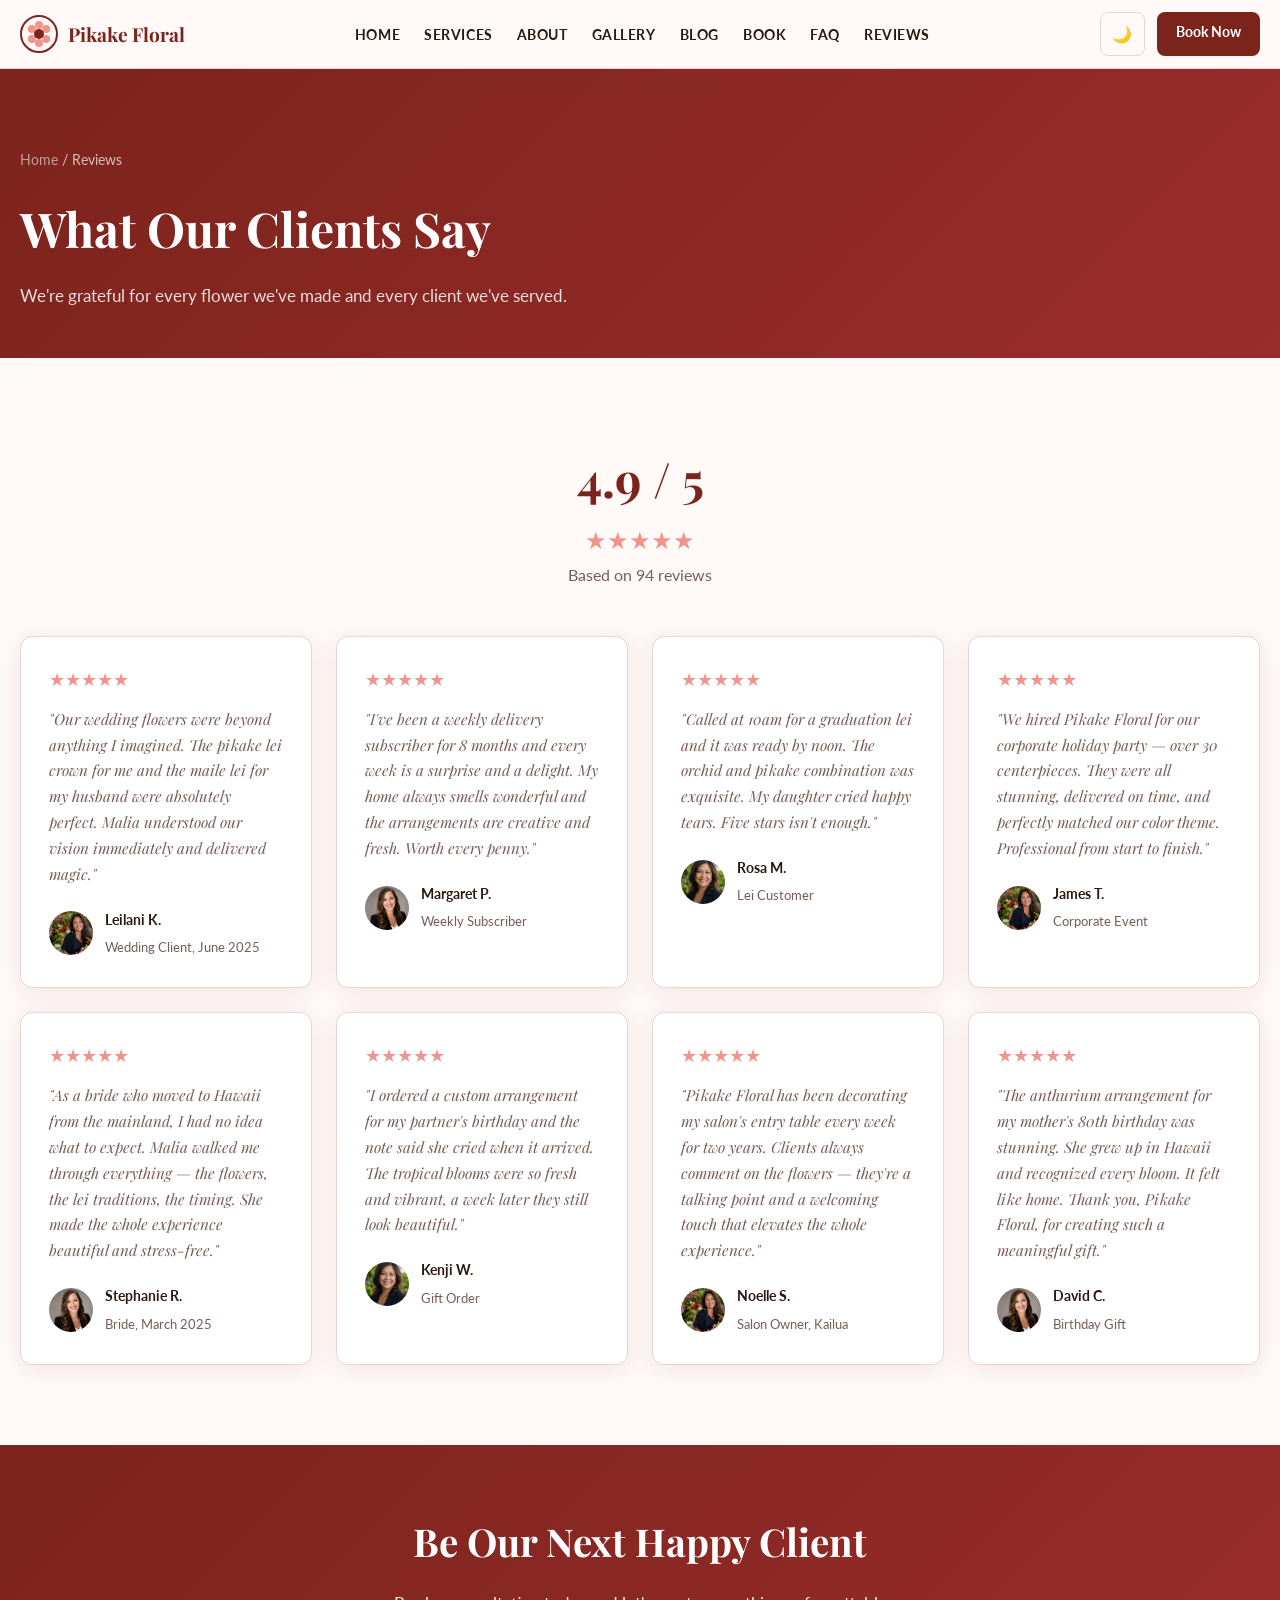
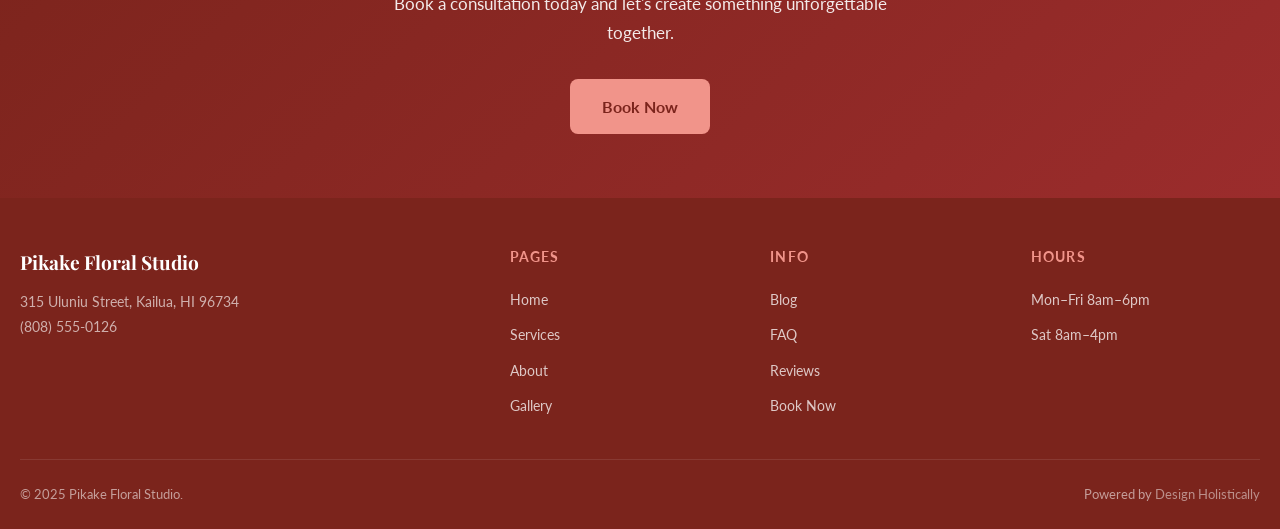
<file: reviews.html>
<!DOCTYPE html>
<html lang="en" data-theme="light">
<head>
<meta charset="UTF-8"><meta name="viewport" content="width=device-width, initial-scale=1.0">
<title>Reviews — Pikake Floral Studio | Kailua, Oahu</title>
<meta name="description" content="Read reviews from happy clients of Pikake Floral Studio in Kailua, Oahu.">
<link rel="stylesheet" href="css/style.css">
  <link rel="icon" type="image/x-icon" href="images/favicon.ico">
  <link rel="icon" type="image/png" sizes="32x32" href="images/favicon-32x32.png">
  <link rel="icon" type="image/png" sizes="16x16" href="images/favicon-16x16.png">
  <link rel="apple-touch-icon" sizes="180x180" href="images/apple-touch-icon.png">
</head>
<body>
<header class="site-header">
  <div class="header-inner">
    <a href="index.html" class="logo-wrap">
      <svg width="38" height="38" viewBox="0 0 38 38" fill="none"><circle cx="19" cy="19" r="18" stroke="#7B241C" stroke-width="2"/><circle cx="19" cy="10" r="4" fill="#F1948A"/><circle cx="26.2" cy="14" r="4" fill="#F1948A"/><circle cx="26.2" cy="24" r="4" fill="#F1948A"/><circle cx="19" cy="28" r="4" fill="#F1948A"/><circle cx="11.8" cy="24" r="4" fill="#F1948A"/><circle cx="11.8" cy="14" r="4" fill="#F1948A"/><circle cx="19" cy="19" r="5" fill="#7B241C"/></svg>
      <span>Pikake Floral</span>
    </a>
    <nav><ul class="nav-links" id="nav-links">
      <li><a href="index.html">Home</a></li><li><a href="services.html">Services</a></li><li><a href="about.html">About</a></li><li><a href="gallery.html">Gallery</a></li><li><a href="blog.html">Blog</a></li><li><a href="booking.html">Book</a></li><li><a href="faq.html">FAQ</a></li><li><a href="reviews.html">Reviews</a></li>
    </ul></nav>
    <div class="header-actions">
      <button id="theme-toggle" class="btn-theme">🌙</button>
      <a href="booking.html" class="btn-book">Book Now</a>
      <button class="hamburger" id="hamburger" aria-label="Menu" aria-expanded="false"><span></span><span></span><span></span></button>
    </div>
  </div>
</header>
<main>
  <div class="page-hero">
    <div class="section-inner">
      <div class="breadcrumb"><a href="index.html">Home</a> / Reviews</div>
      <h1>What Our Clients Say</h1>
      <p>We're grateful for every flower we've made and every client we've served.</p>
    </div>
  </div>

  <section class="section">
    <div class="section-inner">
      <div style="text-align:center;margin-bottom:3rem;" class="reveal">
        <div style="font-size:3rem;font-weight:700;font-family:var(--font-heading);color:var(--primary);">4.9 / 5</div>
        <div style="font-size:1.5rem;color:var(--accent);">★★★★★</div>
        <div style="color:var(--text-muted);">Based on 94 reviews</div>
      </div>
      <div class="reviews-grid">
        <div class="review-card reveal">
          <div class="stars">★★★★★</div>
          <p class="testimonial-text">"Our wedding flowers were beyond anything I imagined. The pikake lei crown for me and the maile lei for my husband were absolutely perfect. Malia understood our vision immediately and delivered magic."</p>
          <div class="testimonial-author">
            <img src="images/avatar-1.png" alt="Leilani K.">
            <div><strong>Leilani K.</strong><span>Wedding Client, June 2025</span></div>
          </div>
        </div>
        <div class="review-card reveal">
          <div class="stars">★★★★★</div>
          <p class="testimonial-text">"I've been a weekly delivery subscriber for 8 months and every week is a surprise and a delight. My home always smells wonderful and the arrangements are creative and fresh. Worth every penny."</p>
          <div class="testimonial-author">
            <img src="images/avatar-2.png" alt="Margaret P.">
            <div><strong>Margaret P.</strong><span>Weekly Subscriber</span></div>
          </div>
        </div>
        <div class="review-card reveal">
          <div class="stars">★★★★★</div>
          <p class="testimonial-text">"Called at 10am for a graduation lei and it was ready by noon. The orchid and pikake combination was exquisite. My daughter cried happy tears. Five stars isn't enough."</p>
          <div class="testimonial-author">
            <img src="images/avatar-3.png" alt="Rosa M.">
            <div><strong>Rosa M.</strong><span>Lei Customer</span></div>
          </div>
        </div>
        <div class="review-card reveal">
          <div class="stars">★★★★★</div>
          <p class="testimonial-text">"We hired Pikake Floral for our corporate holiday party — over 30 centerpieces. They were all stunning, delivered on time, and perfectly matched our color theme. Professional from start to finish."</p>
          <div class="testimonial-author">
            <img src="images/avatar-1.png" alt="James T.">
            <div><strong>James T.</strong><span>Corporate Event</span></div>
          </div>
        </div>
        <div class="review-card reveal">
          <div class="stars">★★★★★</div>
          <p class="testimonial-text">"As a bride who moved to Hawaii from the mainland, I had no idea what to expect. Malia walked me through everything — the flowers, the lei traditions, the timing. She made the whole experience beautiful and stress-free."</p>
          <div class="testimonial-author">
            <img src="images/avatar-2.png" alt="Stephanie R.">
            <div><strong>Stephanie R.</strong><span>Bride, March 2025</span></div>
          </div>
        </div>
        <div class="review-card reveal">
          <div class="stars">★★★★★</div>
          <p class="testimonial-text">"I ordered a custom arrangement for my partner's birthday and the note said she cried when it arrived. The tropical blooms were so fresh and vibrant, a week later they still look beautiful."</p>
          <div class="testimonial-author">
            <img src="images/avatar-3.png" alt="Kenji W.">
            <div><strong>Kenji W.</strong><span>Gift Order</span></div>
          </div>
        </div>
        <div class="review-card reveal">
          <div class="stars">★★★★★</div>
          <p class="testimonial-text">"Pikake Floral has been decorating my salon's entry table every week for two years. Clients always comment on the flowers — they're a talking point and a welcoming touch that elevates the whole experience."</p>
          <div class="testimonial-author">
            <img src="images/avatar-1.png" alt="Noelle S.">
            <div><strong>Noelle S.</strong><span>Salon Owner, Kailua</span></div>
          </div>
        </div>
        <div class="review-card reveal">
          <div class="stars">★★★★★</div>
          <p class="testimonial-text">"The anthurium arrangement for my mother's 80th birthday was stunning. She grew up in Hawaii and recognized every bloom. It felt like home. Thank you, Pikake Floral, for creating such a meaningful gift."</p>
          <div class="testimonial-author">
            <img src="images/avatar-2.png" alt="David C.">
            <div><strong>David C.</strong><span>Birthday Gift</span></div>
          </div>
        </div>
      </div>
    </div>
  </section>

  <div class="cta-banner">
    <h2>Be Our Next Happy Client</h2>
    <p>Book a consultation today and let's create something unforgettable together.</p>
    <a href="booking.html" class="btn-primary">Book Now</a>
  </div>
</main>
<footer class="site-footer">
  <div class="footer-inner">
    <div class="footer-brand"><div class="logo-wrap" style="color:#fff;">Pikake Floral Studio</div><p>315 Uluniu Street, Kailua, HI 96734<br>(808) 555-0126</p></div>
    <div class="footer-col"><h4>Pages</h4><ul><li><a href="index.html">Home</a></li><li><a href="services.html">Services</a></li><li><a href="about.html">About</a></li><li><a href="gallery.html">Gallery</a></li></ul></div>
    <div class="footer-col"><h4>Info</h4><ul><li><a href="blog.html">Blog</a></li><li><a href="faq.html">FAQ</a></li><li><a href="reviews.html">Reviews</a></li><li><a href="booking.html">Book Now</a></li></ul></div>
    <div class="footer-col"><h4>Hours</h4><ul><li><a href="#">Mon–Fri 8am–6pm</a></li><li><a href="#">Sat 8am–4pm</a></li></ul></div>
  </div>
  <div class="footer-bottom"><span>© 2025 Pikake Floral Studio.</span><span>Powered by <a href="https://designholistically.com" target="_blank" rel="noopener">Design Holistically</a></span></div>
</footer>
<button class="back-to-top" id="back-to-top" aria-label="Back to top">↑</button>
<script src="js/main.js"></script>
</body>
</html>
</file>
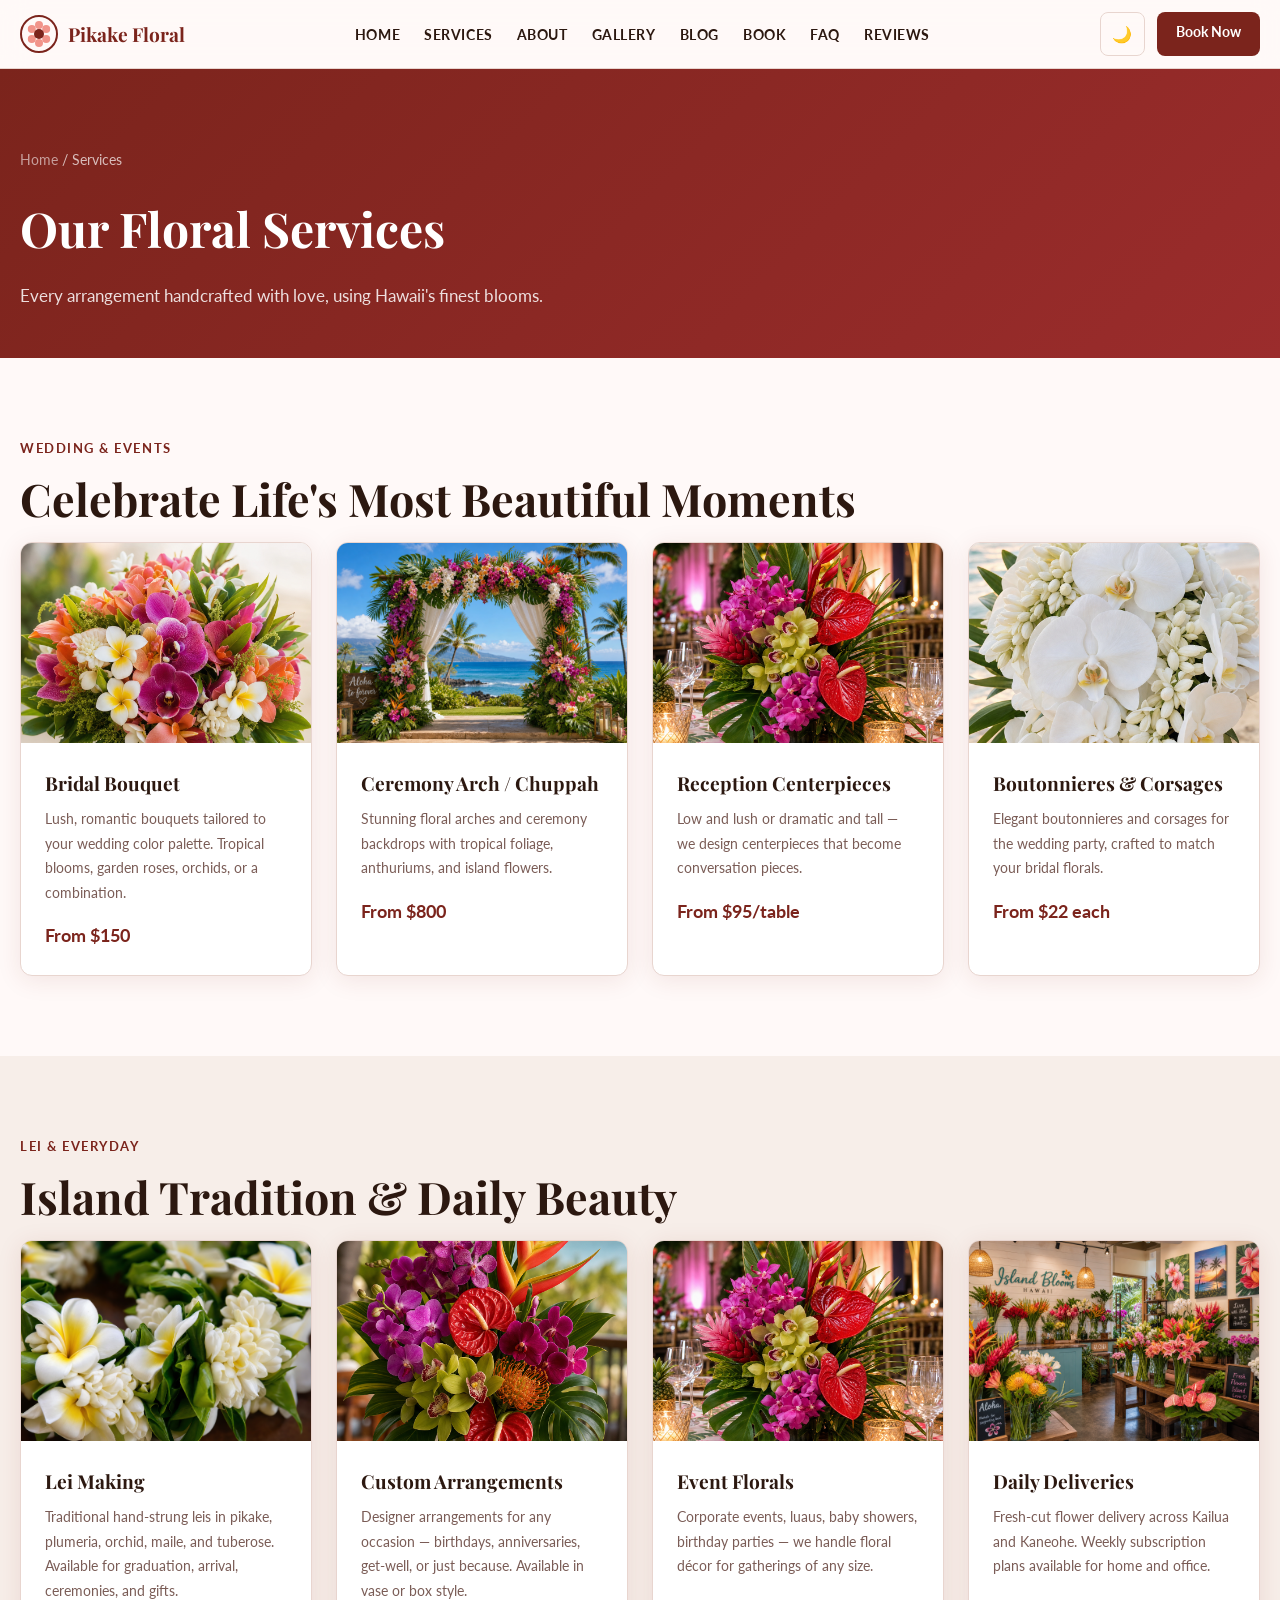
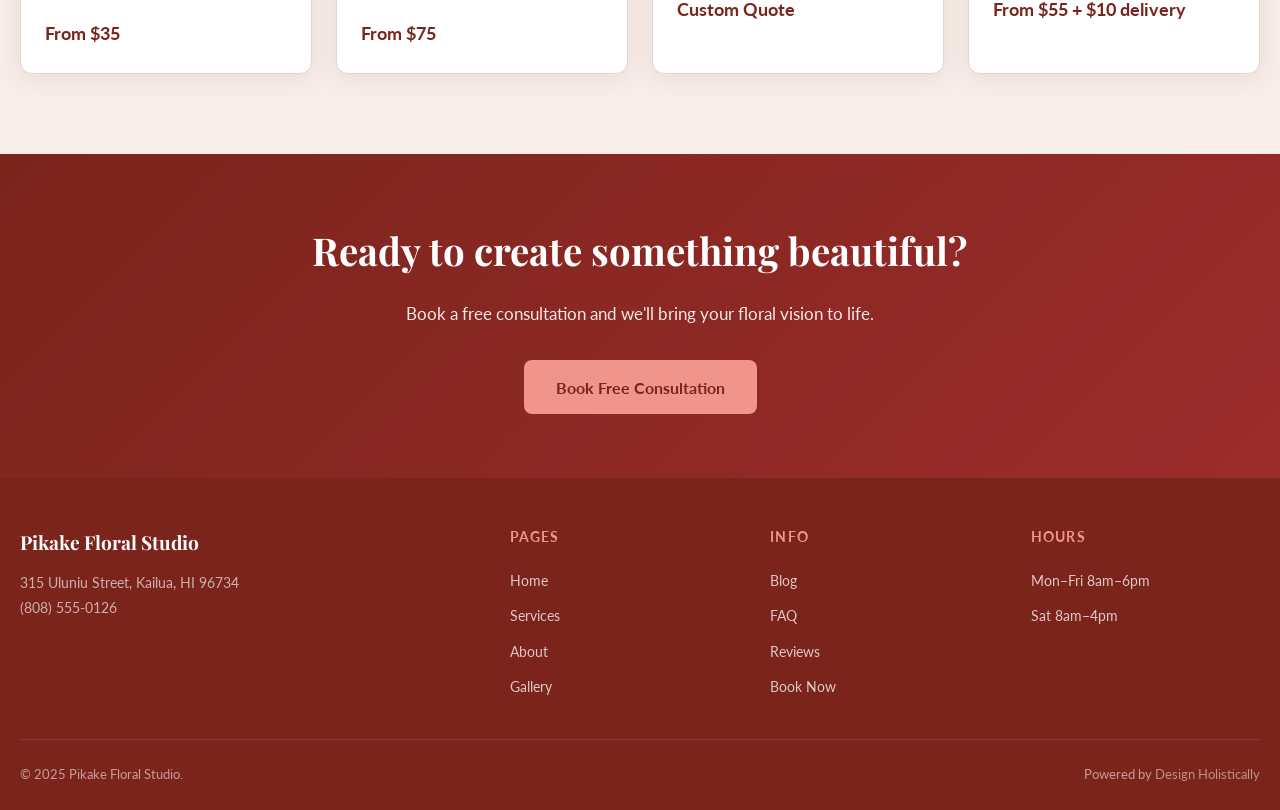
<file: services.html>
<!DOCTYPE html>
<html lang="en" data-theme="light">
<head>
<meta charset="UTF-8"><meta name="viewport" content="width=device-width, initial-scale=1.0">
<title>Services — Pikake Floral Studio | Kailua, Oahu</title>
<meta name="description" content="Wedding flowers, lei making, custom arrangements, event florals, and daily deliveries in Kailua, Oahu.">
<link rel="stylesheet" href="css/style.css">
  <link rel="icon" type="image/x-icon" href="images/favicon.ico">
  <link rel="icon" type="image/png" sizes="32x32" href="images/favicon-32x32.png">
  <link rel="icon" type="image/png" sizes="16x16" href="images/favicon-16x16.png">
  <link rel="apple-touch-icon" sizes="180x180" href="images/apple-touch-icon.png">
</head>
<body>
<header class="site-header">
  <div class="header-inner">
    <a href="index.html" class="logo-wrap">
      <svg width="38" height="38" viewBox="0 0 38 38" fill="none"><circle cx="19" cy="19" r="18" stroke="#7B241C" stroke-width="2"/><circle cx="19" cy="10" r="4" fill="#F1948A"/><circle cx="26.2" cy="14" r="4" fill="#F1948A"/><circle cx="26.2" cy="24" r="4" fill="#F1948A"/><circle cx="19" cy="28" r="4" fill="#F1948A"/><circle cx="11.8" cy="24" r="4" fill="#F1948A"/><circle cx="11.8" cy="14" r="4" fill="#F1948A"/><circle cx="19" cy="19" r="5" fill="#7B241C"/></svg>
      <span>Pikake Floral</span>
    </a>
    <nav><ul class="nav-links" id="nav-links">
      <li><a href="index.html">Home</a></li><li><a href="services.html">Services</a></li><li><a href="about.html">About</a></li><li><a href="gallery.html">Gallery</a></li><li><a href="blog.html">Blog</a></li><li><a href="booking.html">Book</a></li><li><a href="faq.html">FAQ</a></li><li><a href="reviews.html">Reviews</a></li>
    </ul></nav>
    <div class="header-actions">
      <button id="theme-toggle" class="btn-theme" aria-label="Toggle dark mode">🌙</button>
      <a href="booking.html" class="btn-book">Book Now</a>
      <button class="hamburger" id="hamburger" aria-label="Menu" aria-expanded="false"><span></span><span></span><span></span></button>
    </div>
  </div>
</header>
<main>
  <div class="page-hero">
    <div class="section-inner">
      <div class="breadcrumb"><a href="index.html">Home</a> / Services</div>
      <h1>Our Floral Services</h1>
      <p>Every arrangement handcrafted with love, using Hawaii's finest blooms.</p>
    </div>
  </div>

  <section class="section">
    <div class="section-inner">
      <div class="section-label reveal">Wedding & Events</div>
      <h2 class="section-title reveal">Celebrate Life's Most Beautiful Moments</h2>
      <div class="services-grid">
        <div class="service-card reveal">
          <img src="images/service-wedding.png" alt="Bridal Bouquet">
          <div class="service-card-body">
            <h3>Bridal Bouquet</h3>
            <p>Lush, romantic bouquets tailored to your wedding color palette. Tropical blooms, garden roses, orchids, or a combination.</p>
            <div class="service-price">From $150</div>
          </div>
        </div>
        <div class="service-card reveal">
          <img src="images/gallery-1.png" alt="Ceremony Arch">
          <div class="service-card-body">
            <h3>Ceremony Arch / Chuppah</h3>
            <p>Stunning floral arches and ceremony backdrops with tropical foliage, anthuriums, and island flowers.</p>
            <div class="service-price">From $800</div>
          </div>
        </div>
        <div class="service-card reveal">
          <img src="images/service-events.png" alt="Centerpieces">
          <div class="service-card-body">
            <h3>Reception Centerpieces</h3>
            <p>Low and lush or dramatic and tall — we design centerpieces that become conversation pieces.</p>
            <div class="service-price">From $95/table</div>
          </div>
        </div>
        <div class="service-card reveal">
          <img src="images/gallery-2.png" alt="Boutonnieres">
          <div class="service-card-body">
            <h3>Boutonnieres & Corsages</h3>
            <p>Elegant boutonnieres and corsages for the wedding party, crafted to match your bridal florals.</p>
            <div class="service-price">From $22 each</div>
          </div>
        </div>
      </div>
    </div>
  </section>

  <section class="section section-alt">
    <div class="section-inner">
      <div class="section-label reveal">Lei & Everyday</div>
      <h2 class="section-title reveal">Island Tradition & Daily Beauty</h2>
      <div class="services-grid">
        <div class="service-card reveal">
          <img src="images/service-lei.png" alt="Lei Making">
          <div class="service-card-body">
            <h3>Lei Making</h3>
            <p>Traditional hand-strung leis in pikake, plumeria, orchid, maile, and tuberose. Available for graduation, arrival, ceremonies, and gifts.</p>
            <div class="service-price">From $35</div>
          </div>
        </div>
        <div class="service-card reveal">
          <img src="images/service-arrangements.png" alt="Custom Arrangement">
          <div class="service-card-body">
            <h3>Custom Arrangements</h3>
            <p>Designer arrangements for any occasion — birthdays, anniversaries, get-well, or just because. Available in vase or box style.</p>
            <div class="service-price">From $75</div>
          </div>
        </div>
        <div class="service-card reveal">
          <img src="images/service-events.png" alt="Event Florals">
          <div class="service-card-body">
            <h3>Event Florals</h3>
            <p>Corporate events, luaus, baby showers, birthday parties — we handle floral décor for gatherings of any size.</p>
            <div class="service-price">Custom Quote</div>
          </div>
        </div>
        <div class="service-card reveal">
          <img src="images/gallery-5.png" alt="Daily Delivery">
          <div class="service-card-body">
            <h3>Daily Deliveries</h3>
            <p>Fresh-cut flower delivery across Kailua and Kaneohe. Weekly subscription plans available for home and office.</p>
            <div class="service-price">From $55 + $10 delivery</div>
          </div>
        </div>
      </div>
    </div>
  </section>

  <div class="cta-banner">
    <h2>Ready to create something beautiful?</h2>
    <p>Book a free consultation and we'll bring your floral vision to life.</p>
    <a href="booking.html" class="btn-primary">Book Free Consultation</a>
  </div>
</main>
<footer class="site-footer">
  <div class="footer-inner">
    <div class="footer-brand"><div class="logo-wrap" style="color:#fff;">Pikake Floral Studio</div><p>315 Uluniu Street, Kailua, HI 96734<br>(808) 555-0126</p></div>
    <div class="footer-col"><h4>Pages</h4><ul><li><a href="index.html">Home</a></li><li><a href="services.html">Services</a></li><li><a href="about.html">About</a></li><li><a href="gallery.html">Gallery</a></li></ul></div>
    <div class="footer-col"><h4>Info</h4><ul><li><a href="blog.html">Blog</a></li><li><a href="faq.html">FAQ</a></li><li><a href="reviews.html">Reviews</a></li><li><a href="booking.html">Book Now</a></li></ul></div>
    <div class="footer-col"><h4>Hours</h4><ul><li><a href="#">Mon–Fri 8am–6pm</a></li><li><a href="#">Sat 8am–4pm</a></li></ul></div>
  </div>
  <div class="footer-bottom"><span>© 2025 Pikake Floral Studio.</span><span>Powered by <a href="https://designholistically.com" target="_blank" rel="noopener">Design Holistically</a></span></div>
</footer>
<button class="back-to-top" id="back-to-top" aria-label="Back to top">↑</button>
<script src="js/main.js"></script>
</body>
</html>
</file>
<file: css/style.css>
@import url('https://fonts.googleapis.com/css2?family=Playfair+Display:ital,wght@0,400;0,600;0,700;1,400&family=Lato:wght@300;400;700&display=swap');

:root {
  --primary: #7B241C;
  --accent: #F1948A;
  --bg: #FFF9F8;
  --bg2: #F7EEE9;
  --text: #2C1810;
  --text-muted: #7A5C56;
  --border: #E8D5CF;
  --white: #ffffff;
  --shadow: 0 4px 24px rgba(123,36,28,0.10);
  --radius: 12px;
  --font-heading: 'Playfair Display', serif;
  --font-body: 'Lato', sans-serif;
  --transition: all 0.3s ease;
}
[data-theme="dark"] {
  --bg: #1A0E0C;
  --bg2: #2A1814;
  --text: #F5E6E0;
  --text-muted: #C9A09A;
  --border: #4A2820;
  --white: #2A1814;
  --shadow: 0 4px 24px rgba(0,0,0,0.4);
}
*, *::before, *::after { box-sizing: border-box; margin: 0; padding: 0; }
html { scroll-behavior: smooth; font-size: 16px; }
body { font-family: var(--font-body); background: var(--bg); color: var(--text); line-height: 1.7; transition: background 0.3s, color 0.3s; }
img { max-width: 100%; display: block; }
a { color: var(--primary); text-decoration: none; }

/* HEADER */
.site-header { position: sticky; top: 0; z-index: 100; background: rgba(255,249,248,0.85); backdrop-filter: blur(12px); border-bottom: 1px solid var(--border); padding: 0 1.25rem; }
[data-theme="dark"] .site-header { background: rgba(26,14,12,0.85); }
.header-inner { max-width: 1280px; margin: 0 auto; display: flex; align-items: center; justify-content: space-between; height: 68px; }
.logo-wrap { display: flex; align-items: center; gap: 0.6rem; font-family: var(--font-heading); font-size: 1.2rem; font-weight: 700; color: var(--primary); }
.nav-links { display: flex; gap: 1.5rem; list-style: none; }
.nav-links a { font-size: 0.9rem; font-weight: 700; color: var(--text); letter-spacing: 0.04em; text-transform: uppercase; transition: color 0.2s; }
.nav-links a:hover { color: var(--primary); }
.header-actions { display: flex; align-items: center; gap: 0.75rem; }
.btn-theme { background: none; border: 1px solid var(--border); border-radius: 8px; padding: 0.4rem 0.7rem; cursor: pointer; color: var(--text); font-size: 1rem; min-width: 44px; min-height: 44px; transition: var(--transition); }
.btn-theme:hover { background: var(--bg2); }
.btn-book { background: var(--primary); color: #fff; border: none; border-radius: 8px; padding: 0.5rem 1.2rem; font-weight: 700; cursor: pointer; font-size: 0.9rem; min-height: 44px; transition: var(--transition); }
.btn-book:hover { background: var(--accent); color: var(--primary); }
.hamburger { display: none; flex-direction: column; gap: 5px; background: none; border: none; cursor: pointer; padding: 0.5rem; min-width: 44px; min-height: 44px; justify-content: center; align-items: center; }
.hamburger span { width: 24px; height: 2px; background: var(--text); border-radius: 2px; transition: var(--transition); }
@media (max-width: 768px) {
  .nav-links { display: none; flex-direction: column; position: absolute; top: 68px; left: 0; right: 0; background: var(--bg); border-bottom: 1px solid var(--border); padding: 1rem 1.25rem; gap: 0.5rem; }
  .nav-links.open { display: flex; }
  .hamburger { display: flex; }
  .btn-book { display: none; }
}

/* HERO */
.hero { position: relative; min-height: 90vh; display: flex; align-items: center; overflow: hidden; }
.hero-bg { position: absolute; inset: 0; }
.hero-bg img { width: 100%; height: 100%; object-fit: cover; }
.hero-overlay { position: absolute; inset: 0; background: linear-gradient(135deg, rgba(123,36,28,0.75) 0%, rgba(241,148,138,0.35) 100%); }
.hero-content { position: relative; z-index: 2; max-width: 1280px; margin: 0 auto; padding: 4rem 1.25rem; }
.hero-badge { display: inline-block; background: rgba(241,148,138,0.25); color: var(--accent); border: 1px solid var(--accent); border-radius: 20px; padding: 0.3rem 1rem; font-size: 0.8rem; font-weight: 700; letter-spacing: 0.1em; text-transform: uppercase; margin-bottom: 1.5rem; }
.hero h1 { font-family: var(--font-heading); font-size: clamp(2.5rem, 6vw, 4.5rem); font-weight: 700; color: #fff; line-height: 1.15; margin-bottom: 1.25rem; max-width: 700px; }
.hero p { font-size: 1.15rem; color: rgba(255,255,255,0.9); max-width: 520px; margin-bottom: 2rem; }
.hero-cta { display: flex; gap: 1rem; flex-wrap: wrap; }
.btn-primary { background: var(--accent); color: var(--primary); border: none; border-radius: 8px; padding: 0.85rem 2rem; font-weight: 700; font-size: 1rem; cursor: pointer; transition: var(--transition); min-height: 44px; display: inline-flex; align-items: center; gap: 0.5rem; }
.btn-primary:hover { background: #fff; }
.btn-secondary { background: transparent; color: #fff; border: 2px solid rgba(255,255,255,0.7); border-radius: 8px; padding: 0.85rem 2rem; font-weight: 700; font-size: 1rem; cursor: pointer; transition: var(--transition); min-height: 44px; display: inline-flex; align-items: center; }
.btn-secondary:hover { background: rgba(255,255,255,0.15); }

/* SECTIONS */
.section { padding: 5rem 1.25rem; }
.section-inner { max-width: 1280px; margin: 0 auto; }
.section-label { font-size: 0.8rem; font-weight: 700; letter-spacing: 0.12em; text-transform: uppercase; color: var(--primary); margin-bottom: 0.75rem; }
.section-title { font-family: var(--font-heading); font-size: clamp(1.8rem, 4vw, 2.8rem); font-weight: 700; color: var(--text); line-height: 1.2; margin-bottom: 1rem; }
.section-sub { font-size: 1.05rem; color: var(--text-muted); max-width: 600px; margin-bottom: 3rem; }
.section-alt { background: var(--bg2); }

/* SERVICE CARDS */
.services-grid { display: grid; grid-template-columns: repeat(auto-fill, minmax(280px, 1fr)); gap: 1.5rem; }
.service-card { background: var(--white); border: 1px solid var(--border); border-radius: var(--radius); overflow: hidden; transition: var(--transition); box-shadow: var(--shadow); }
.service-card:hover { transform: translateY(-4px); box-shadow: 0 12px 40px rgba(123,36,28,0.15); }
.service-card img { width: 100%; height: 200px; object-fit: cover; }
.service-card-body { padding: 1.5rem; }
.service-card h3 { font-family: var(--font-heading); font-size: 1.2rem; color: var(--text); margin-bottom: 0.5rem; }
.service-card p { font-size: 0.9rem; color: var(--text-muted); margin-bottom: 1rem; }
.service-price { font-size: 1.1rem; font-weight: 700; color: var(--primary); }

/* TESTIMONIALS */
.testimonials-grid { display: grid; grid-template-columns: repeat(auto-fill, minmax(280px, 1fr)); gap: 1.5rem; }
.testimonial-card { background: var(--white); border: 1px solid var(--border); border-radius: var(--radius); padding: 2rem; box-shadow: var(--shadow); }
.stars { color: var(--accent); font-size: 1.1rem; margin-bottom: 0.75rem; }
.testimonial-text { font-style: italic; color: var(--text-muted); font-size: 0.95rem; margin-bottom: 1.25rem; font-family: var(--font-heading); }
.testimonial-author { display: flex; align-items: center; gap: 0.75rem; }
.testimonial-author img { width: 44px; height: 44px; border-radius: 50%; object-fit: cover; }
.testimonial-author strong { display: block; font-size: 0.9rem; color: var(--text); }
.testimonial-author span { font-size: 0.8rem; color: var(--text-muted); }

/* CTA BANNER */
.cta-banner { background: linear-gradient(135deg, var(--primary), #9B2C2C); color: #fff; padding: 4rem 1.25rem; text-align: center; }
.cta-banner h2 { font-family: var(--font-heading); font-size: clamp(1.8rem, 3vw, 2.5rem); margin-bottom: 1rem; }
.cta-banner p { font-size: 1.05rem; opacity: 0.9; margin-bottom: 2rem; max-width: 500px; margin-left: auto; margin-right: auto; }

/* GALLERY */
.gallery-grid { display: grid; grid-template-columns: repeat(2, 1fr); gap: 1rem; }
@media (min-width: 768px) { .gallery-grid { grid-template-columns: repeat(3, 1fr); } }
@media (min-width: 1280px) { .gallery-grid { grid-template-columns: repeat(4, 1fr); } }
.gallery-item { border-radius: var(--radius); overflow: hidden; aspect-ratio: 1; cursor: pointer; }
.gallery-item img { width: 100%; height: 100%; object-fit: cover; transition: transform 0.4s; }
.gallery-item:hover img { transform: scale(1.05); }

/* BLOG */
.blog-grid { display: grid; grid-template-columns: repeat(auto-fill, minmax(300px, 1fr)); gap: 1.5rem; }
.blog-card { background: var(--white); border: 1px solid var(--border); border-radius: var(--radius); overflow: hidden; transition: var(--transition); box-shadow: var(--shadow); }
.blog-card:hover { transform: translateY(-3px); }
.blog-card img { width: 100%; height: 200px; object-fit: cover; }
.blog-card-body { padding: 1.5rem; }
.blog-tag { font-size: 0.75rem; font-weight: 700; letter-spacing: 0.1em; text-transform: uppercase; color: var(--primary); margin-bottom: 0.5rem; }
.blog-card h3 { font-family: var(--font-heading); font-size: 1.1rem; color: var(--text); margin-bottom: 0.5rem; line-height: 1.3; }
.blog-card p { font-size: 0.9rem; color: var(--text-muted); margin-bottom: 1rem; }
.blog-meta { font-size: 0.8rem; color: var(--text-muted); }
.read-more { color: var(--primary); font-weight: 700; font-size: 0.9rem; }
.read-more:hover { color: var(--accent); }

/* BLOG POST */
.blog-post { max-width: 760px; margin: 0 auto; padding: 3rem 1.25rem; }
.blog-post h1 { font-family: var(--font-heading); font-size: clamp(1.8rem, 4vw, 2.8rem); color: var(--text); margin-bottom: 1rem; line-height: 1.25; }
.blog-post .meta { font-size: 0.85rem; color: var(--text-muted); margin-bottom: 2rem; }
.blog-post img { border-radius: var(--radius); margin: 2rem 0; width: 100%; height: 400px; object-fit: cover; }
.blog-post h2 { font-family: var(--font-heading); font-size: 1.6rem; color: var(--text); margin: 2rem 0 0.75rem; }
.blog-post p { font-size: 1.05rem; color: var(--text-muted); margin-bottom: 1.25rem; }
.blog-post ul { margin: 1rem 0 1.5rem 1.5rem; color: var(--text-muted); }
.blog-post ul li { margin-bottom: 0.5rem; }

/* BOOKING FORM */
.booking-section { max-width: 680px; margin: 0 auto; padding: 3rem 1.25rem; }
.step-indicator { display: flex; gap: 0.5rem; margin-bottom: 2.5rem; }
.step { flex: 1; height: 4px; border-radius: 2px; background: var(--border); transition: var(--transition); }
.step.active { background: var(--primary); }
.step.done { background: var(--accent); }
.form-group { margin-bottom: 1.5rem; }
.form-group label { display: block; font-weight: 700; font-size: 0.9rem; margin-bottom: 0.5rem; color: var(--text); }
.form-group input, .form-group select, .form-group textarea { width: 100%; padding: 0.75rem 1rem; border: 1px solid var(--border); border-radius: 8px; font-family: var(--font-body); font-size: 1rem; background: var(--bg); color: var(--text); transition: border-color 0.2s; min-height: 44px; }
.form-group input:focus, .form-group select:focus, .form-group textarea:focus { outline: none; border-color: var(--primary); }
.form-group textarea { min-height: 120px; resize: vertical; }
.form-nav { display: flex; gap: 1rem; justify-content: space-between; margin-top: 2rem; }
.booking-step { display: none; }
.booking-step.active { display: block; }
.service-option { border: 2px solid var(--border); border-radius: var(--radius); padding: 1.25rem; cursor: pointer; transition: var(--transition); margin-bottom: 0.75rem; }
.service-option:hover, .service-option.selected { border-color: var(--primary); background: rgba(123,36,28,0.05); }
.service-option h3 { font-family: var(--font-heading); font-size: 1rem; color: var(--text); }
.service-option p { font-size: 0.85rem; color: var(--text-muted); }
.confirmation-box { background: var(--bg2); border: 1px solid var(--border); border-radius: var(--radius); padding: 2rem; text-align: center; }
.confirmation-box .check { font-size: 3rem; margin-bottom: 1rem; }
.confirmation-box h2 { font-family: var(--font-heading); font-size: 1.8rem; color: var(--primary); margin-bottom: 0.5rem; }

/* ADMIN */
.admin-login { max-width: 400px; margin: 6rem auto; padding: 0 1.25rem; }
.admin-card { background: var(--white); border: 1px solid var(--border); border-radius: var(--radius); padding: 2.5rem; box-shadow: var(--shadow); }
.admin-card h1 { font-family: var(--font-heading); font-size: 1.8rem; color: var(--text); margin-bottom: 0.5rem; }
.admin-card p { font-size: 0.9rem; color: var(--text-muted); margin-bottom: 2rem; }
.admin-dash { display: none; max-width: 1200px; margin: 0 auto; padding: 2rem 1.25rem; }
.stats-grid { display: grid; grid-template-columns: repeat(2, 1fr); gap: 1rem; margin-bottom: 2rem; }
@media (min-width: 768px) { .stats-grid { grid-template-columns: repeat(4, 1fr); } }
.stat-card { background: var(--white); border: 1px solid var(--border); border-radius: var(--radius); padding: 1.5rem; text-align: center; box-shadow: var(--shadow); }
.stat-card .stat-num { font-family: var(--font-heading); font-size: 2.2rem; font-weight: 700; color: var(--primary); }
.stat-card .stat-label { font-size: 0.85rem; color: var(--text-muted); margin-top: 0.25rem; }
.admin-table-wrap { background: var(--white); border: 1px solid var(--border); border-radius: var(--radius); padding: 1.5rem; box-shadow: var(--shadow); margin-bottom: 1.5rem; overflow-x: auto; }
.admin-table-wrap h2 { font-family: var(--font-heading); font-size: 1.2rem; margin-bottom: 1rem; color: var(--text); }
table { width: 100%; border-collapse: collapse; font-size: 0.9rem; }
th { text-align: left; padding: 0.6rem 0.75rem; background: var(--bg2); font-weight: 700; font-size: 0.8rem; text-transform: uppercase; letter-spacing: 0.05em; color: var(--text-muted); }
td { padding: 0.7rem 0.75rem; border-top: 1px solid var(--border); color: var(--text); }
.badge { display: inline-block; padding: 0.2rem 0.6rem; border-radius: 12px; font-size: 0.75rem; font-weight: 700; }
.badge-green { background: #D1FAE5; color: #065F46; }
.badge-yellow { background: #FEF3C7; color: #92400E; }
.badge-red { background: #FEE2E2; color: #991B1B; }

/* FAQ */
.faq-list { max-width: 760px; margin: 0 auto; }
.faq-item { border-bottom: 1px solid var(--border); }
.faq-question { width: 100%; background: none; border: none; text-align: left; padding: 1.25rem 0; font-family: var(--font-heading); font-size: 1.05rem; color: var(--text); cursor: pointer; display: flex; justify-content: space-between; align-items: center; gap: 1rem; min-height: 44px; }
.faq-question:hover { color: var(--primary); }
.faq-icon { font-size: 1.2rem; color: var(--primary); flex-shrink: 0; transition: transform 0.3s; }
.faq-answer { font-size: 0.95rem; color: var(--text-muted); padding-bottom: 1.25rem; display: none; }
.faq-answer.open { display: block; }
.faq-icon.open { transform: rotate(45deg); }

/* REVIEWS */
.reviews-grid { display: grid; grid-template-columns: repeat(auto-fill, minmax(280px, 1fr)); gap: 1.5rem; }
.review-card { background: var(--white); border: 1px solid var(--border); border-radius: var(--radius); padding: 1.75rem; box-shadow: var(--shadow); }

/* ABOUT */
.team-grid { display: grid; grid-template-columns: repeat(auto-fill, minmax(220px, 1fr)); gap: 1.5rem; }
.team-card { text-align: center; }
.team-card img { width: 120px; height: 120px; border-radius: 50%; margin: 0 auto 1rem; object-fit: cover; border: 3px solid var(--accent); }
.team-card h3 { font-family: var(--font-heading); font-size: 1rem; color: var(--text); }
.team-card p { font-size: 0.85rem; color: var(--text-muted); }
.values-grid { display: grid; grid-template-columns: repeat(auto-fill, minmax(220px, 1fr)); gap: 1.5rem; margin-top: 2rem; }
.value-card { background: var(--white); border: 1px solid var(--border); border-radius: var(--radius); padding: 1.75rem; text-align: center; box-shadow: var(--shadow); }
.value-icon { font-size: 2rem; margin-bottom: 0.75rem; }
.value-card h3 { font-family: var(--font-heading); font-size: 1.05rem; color: var(--text); margin-bottom: 0.5rem; }
.value-card p { font-size: 0.9rem; color: var(--text-muted); }

/* FOOTER */
.site-footer { background: var(--primary); color: rgba(255,255,255,0.85); padding: 3rem 1.25rem 1.5rem; }
.footer-inner { max-width: 1280px; margin: 0 auto; display: grid; grid-template-columns: 1fr; gap: 2rem; }
@media (min-width: 768px) { .footer-inner { grid-template-columns: 2fr 1fr 1fr 1fr; } }
.footer-brand p { font-size: 0.9rem; opacity: 0.75; margin-top: 0.75rem; max-width: 280px; }
.footer-col h4 { font-weight: 700; font-size: 0.85rem; letter-spacing: 0.08em; text-transform: uppercase; color: var(--accent); margin-bottom: 1rem; }
.footer-col ul { list-style: none; }
.footer-col ul li { margin-bottom: 0.5rem; }
.footer-col ul li a { color: rgba(255,255,255,0.75); font-size: 0.9rem; transition: color 0.2s; }
.footer-col ul li a:hover { color: #fff; }
.footer-bottom { max-width: 1280px; margin: 2rem auto 0; padding-top: 1.5rem; border-top: 1px solid rgba(255,255,255,0.15); display: flex; flex-wrap: wrap; justify-content: space-between; gap: 0.5rem; font-size: 0.8rem; opacity: 0.65; }
.footer-bottom a { color: rgba(255,255,255,0.75); }

/* BACK TO TOP */
.back-to-top { position: fixed; bottom: 1.5rem; right: 1.5rem; width: 44px; height: 44px; background: var(--primary); color: #fff; border: none; border-radius: 50%; cursor: pointer; font-size: 1.2rem; display: flex; align-items: center; justify-content: center; box-shadow: 0 4px 16px rgba(0,0,0,0.2); opacity: 0; pointer-events: none; transition: var(--transition); z-index: 90; }
.back-to-top.visible { opacity: 1; pointer-events: all; }

/* ANIMATIONS */
.reveal { opacity: 0; transform: translateY(28px); transition: opacity 0.6s ease, transform 0.6s ease; }
.reveal.visible { opacity: 1; transform: none; }

/* PAGE HERO (inner pages) */
.page-hero { background: linear-gradient(135deg, var(--primary) 0%, #9B2C2C 100%); color: #fff; padding: 5rem 1.25rem 3rem; }
.page-hero h1 { font-family: var(--font-heading); font-size: clamp(2rem, 4vw, 3rem); margin-bottom: 0.75rem; }
.page-hero p { font-size: 1.05rem; opacity: 0.85; max-width: 560px; }
.breadcrumb { font-size: 0.85rem; opacity: 0.7; margin-bottom: 1rem; }
.breadcrumb a { color: rgba(255,255,255,0.8); }

.hero h1, .hero p, .hero-content, .hero .eyebrow-label, .hero .tag { color: #fff !important; }

[data-theme="dark"] .hero { background: transparent !important; }
[data-theme="dark"] .hero-bg img { opacity: 1 !important; }
</file>
